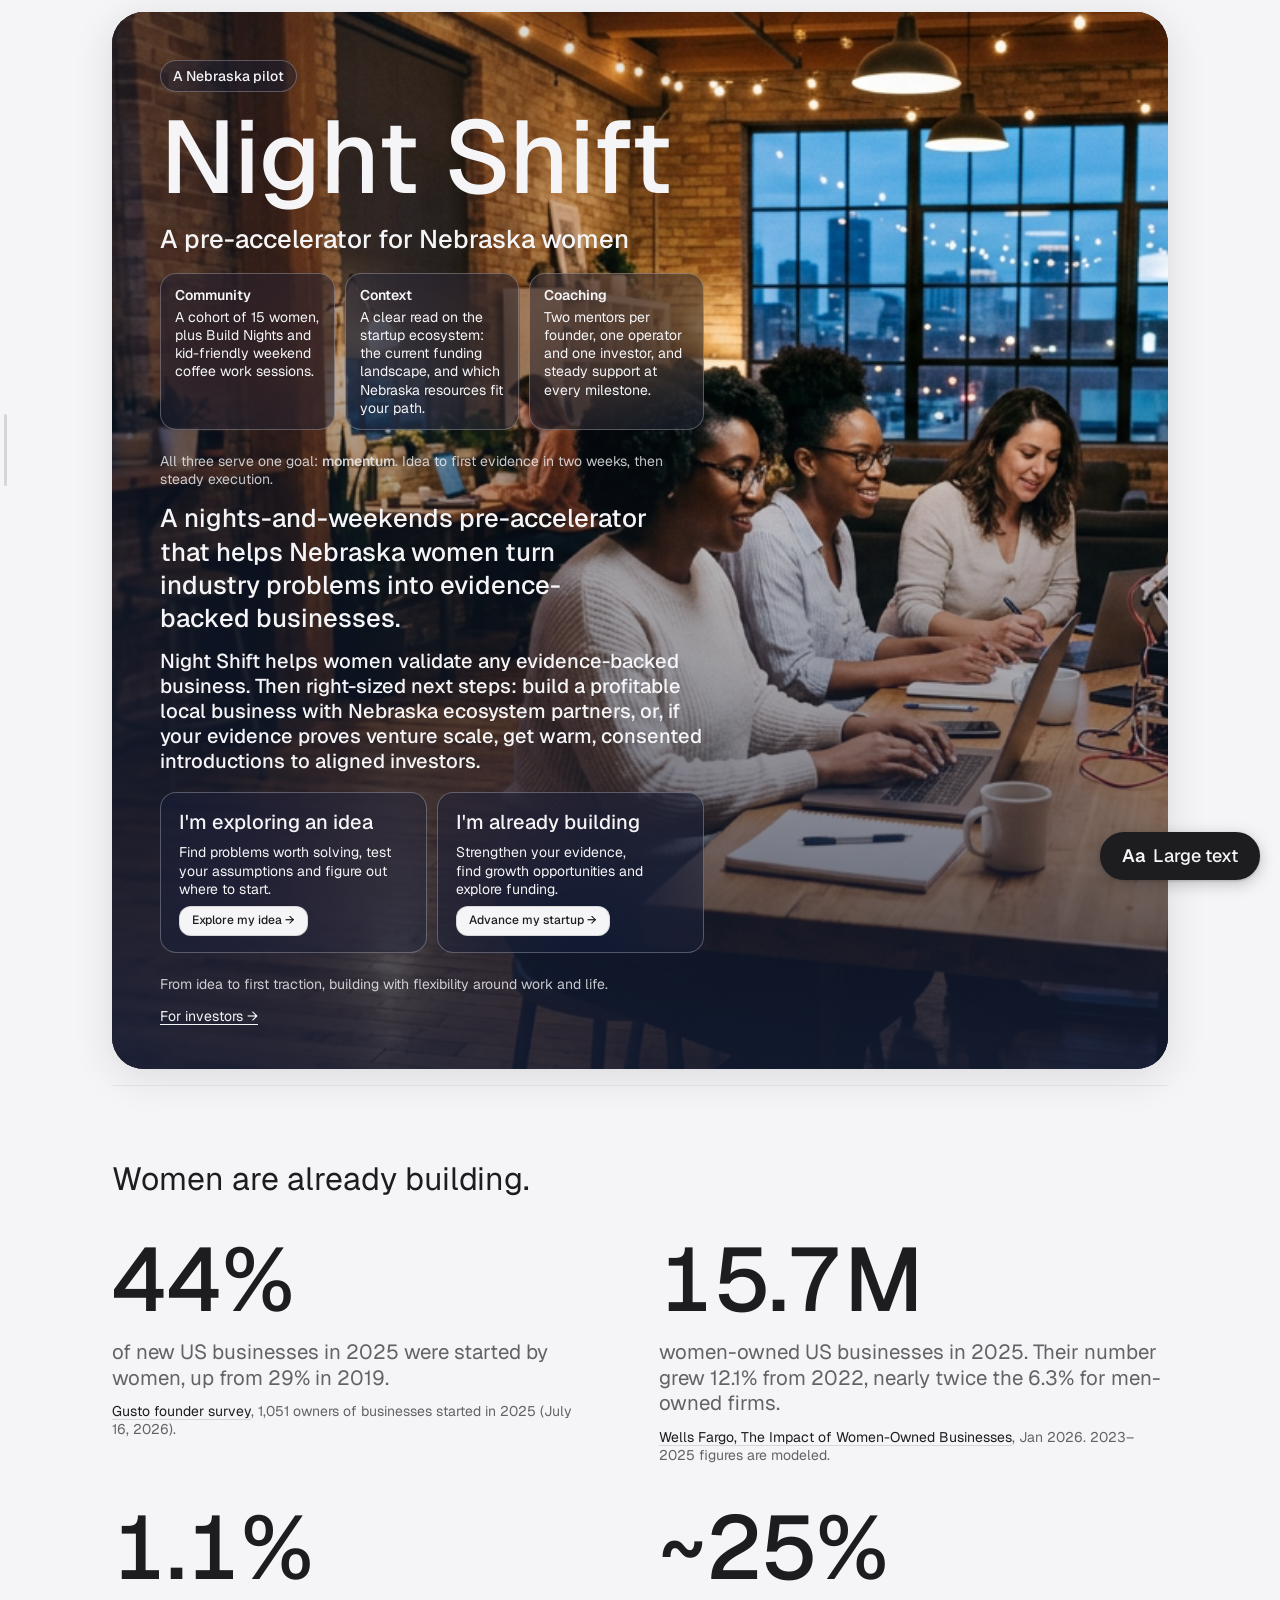
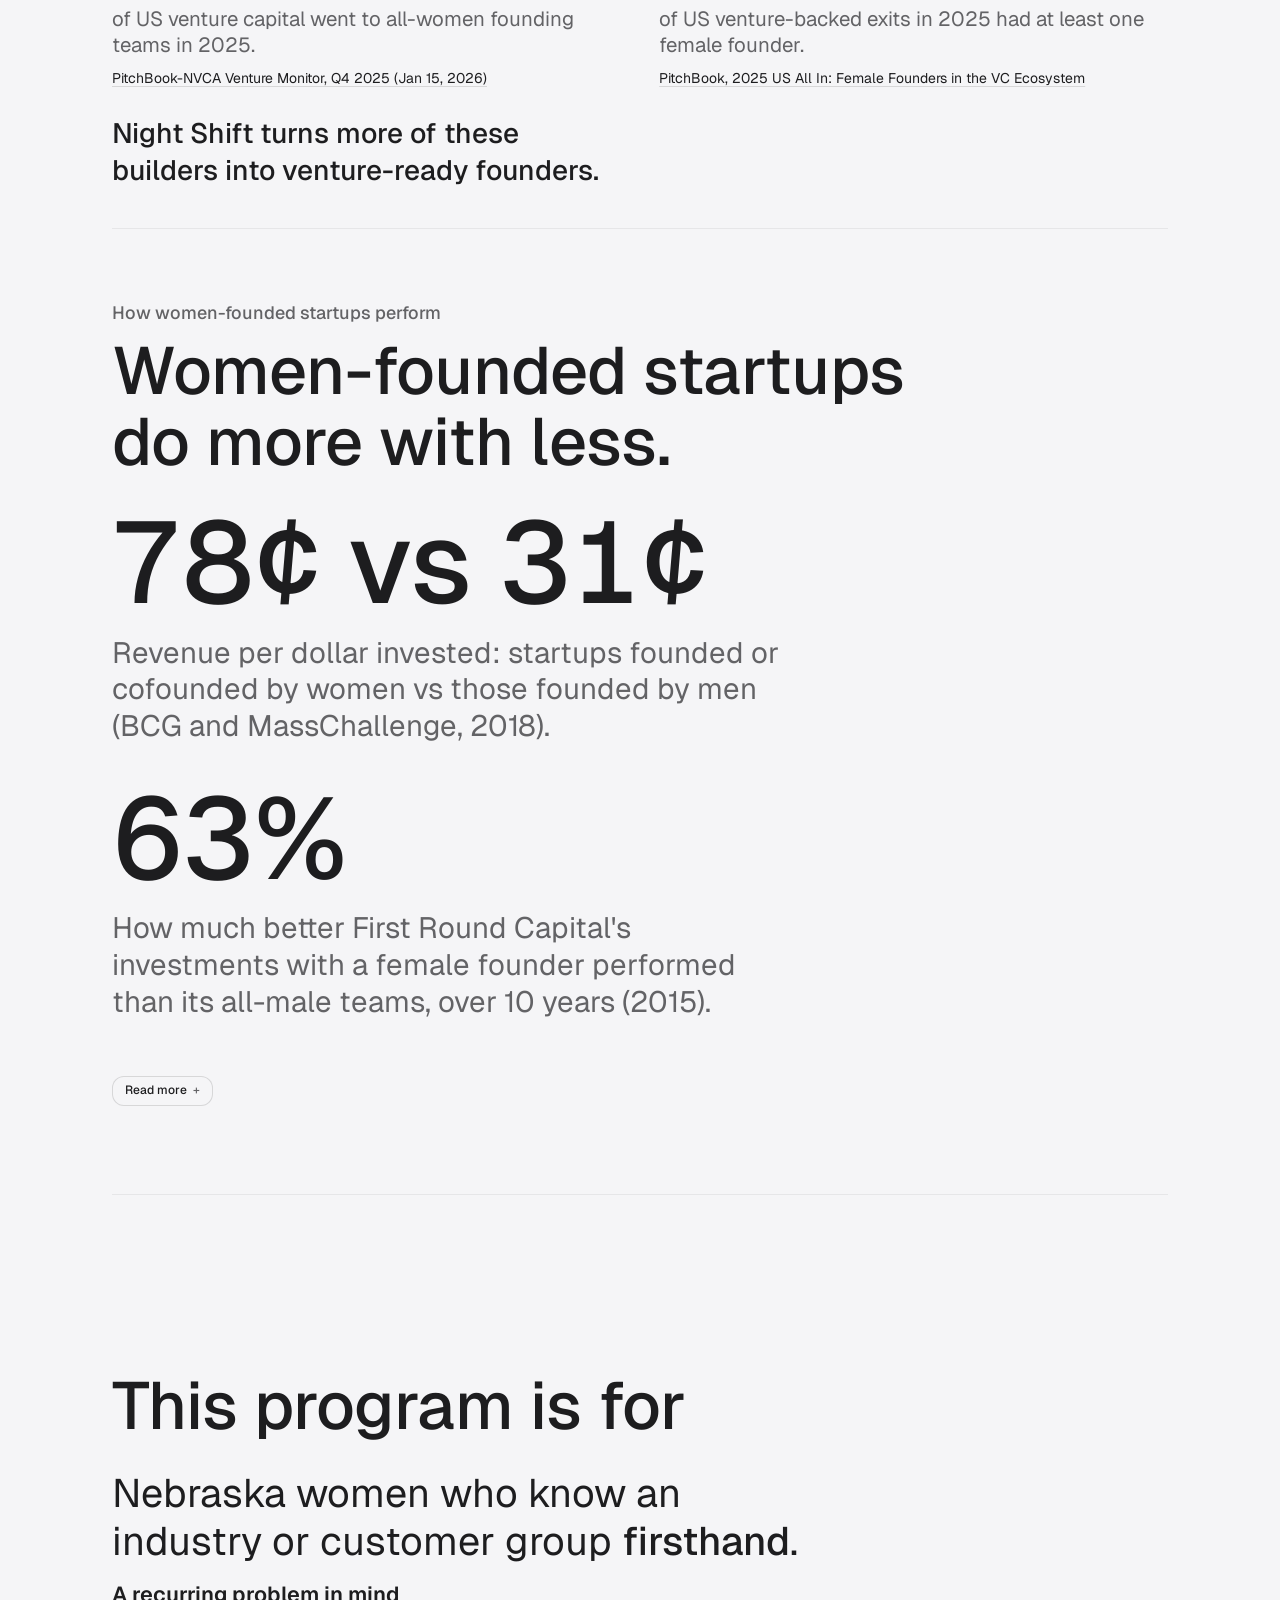
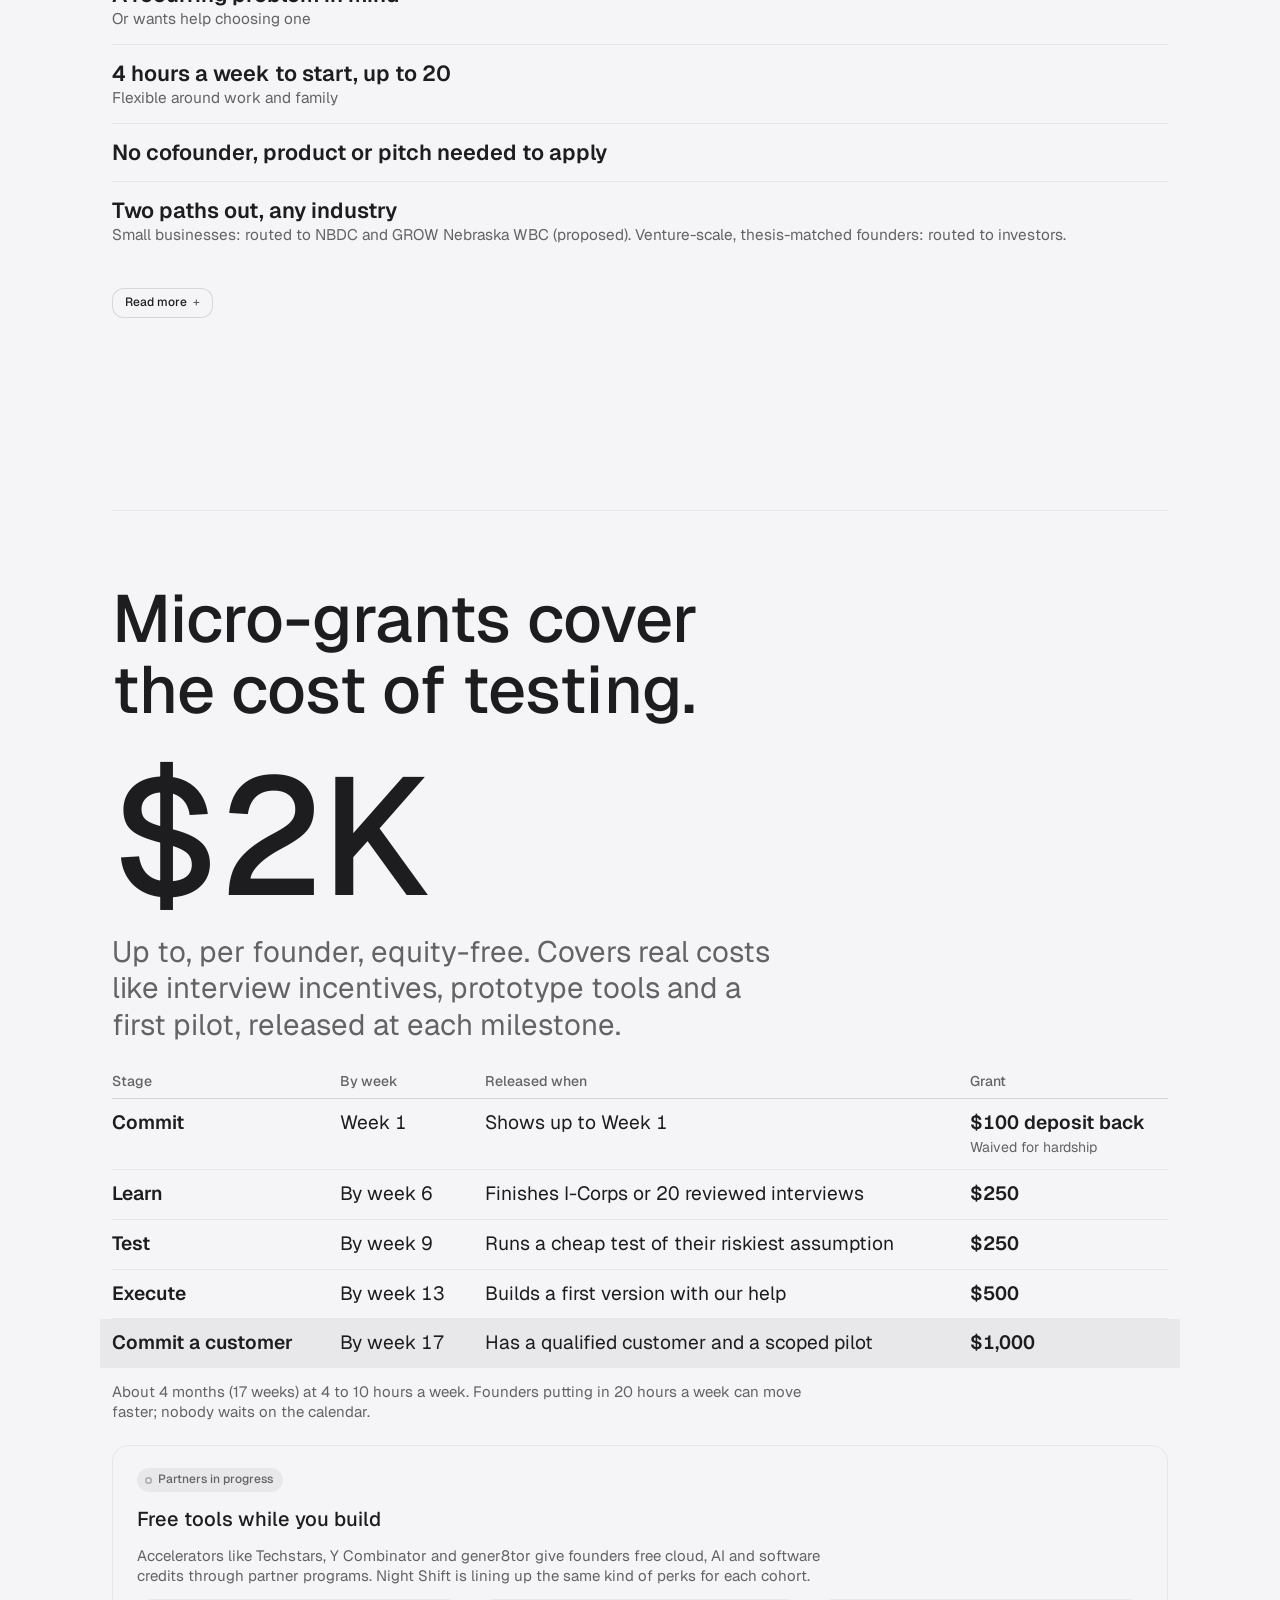
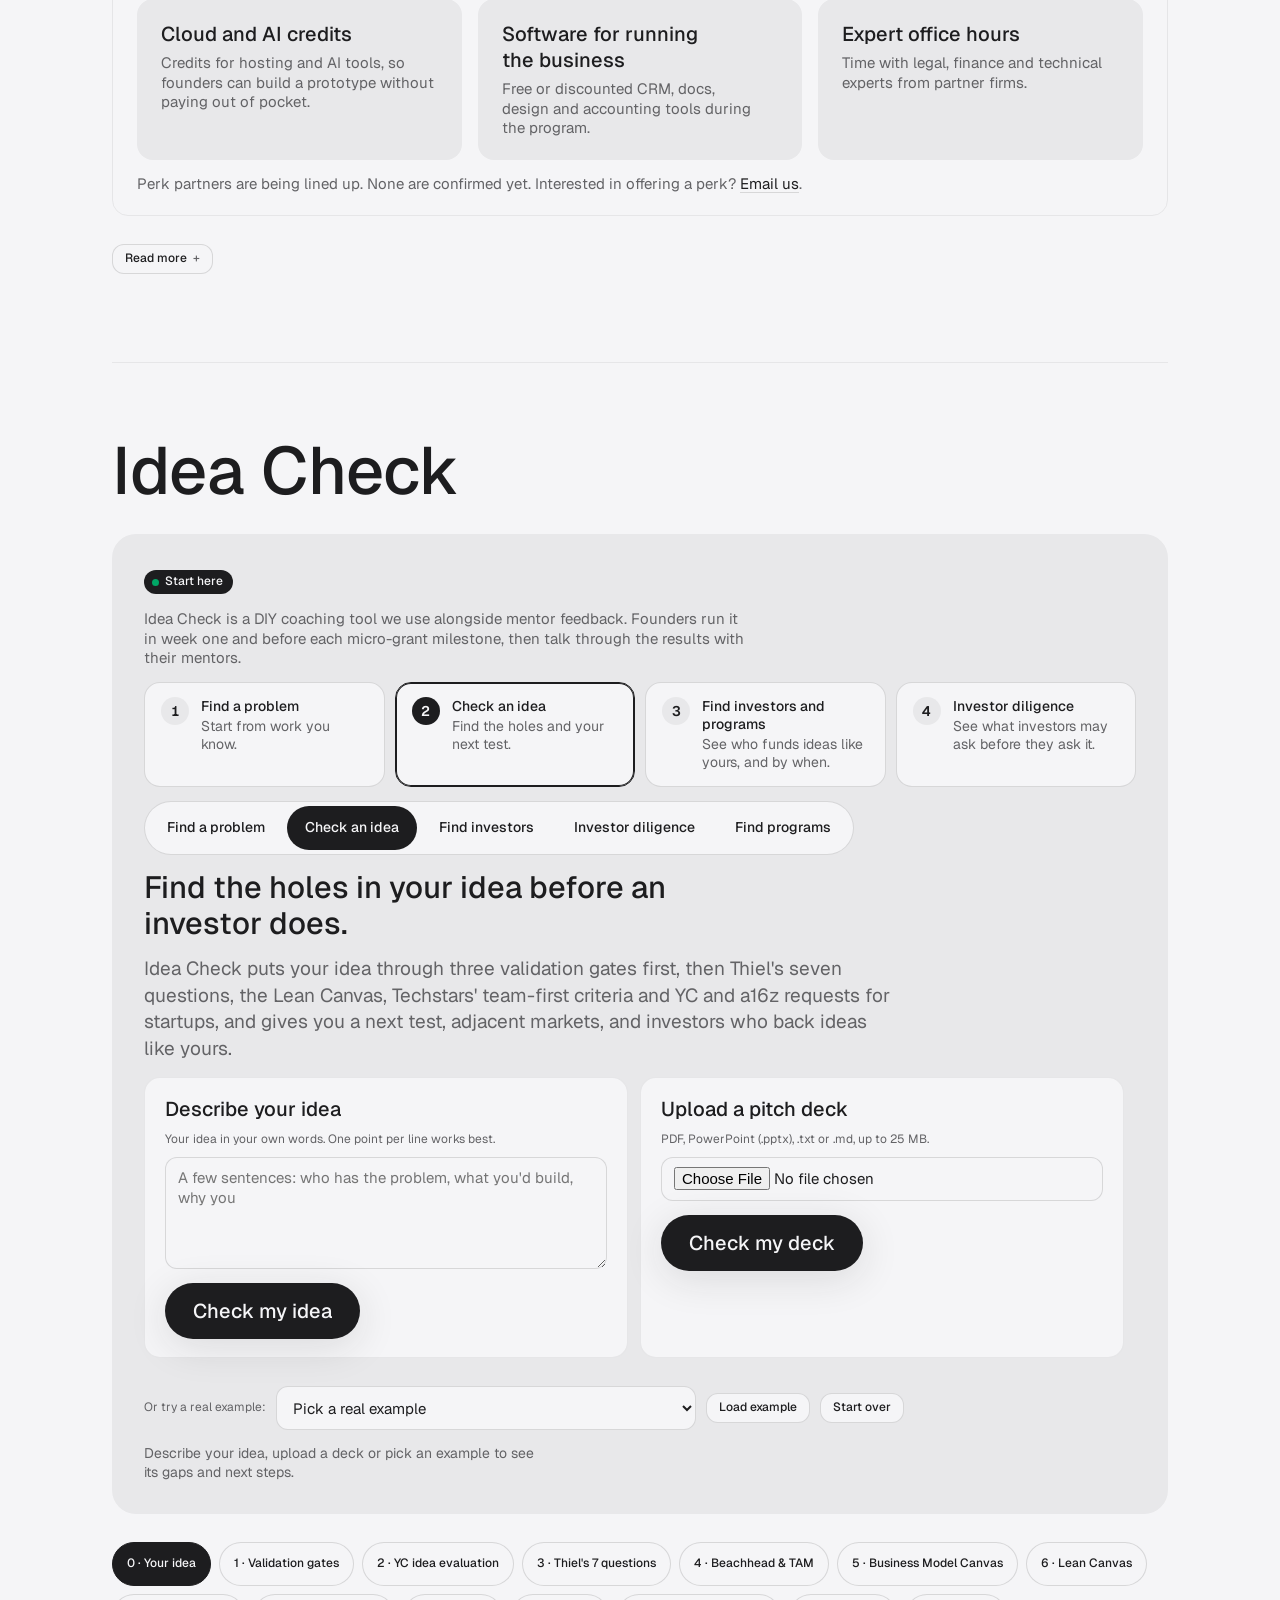
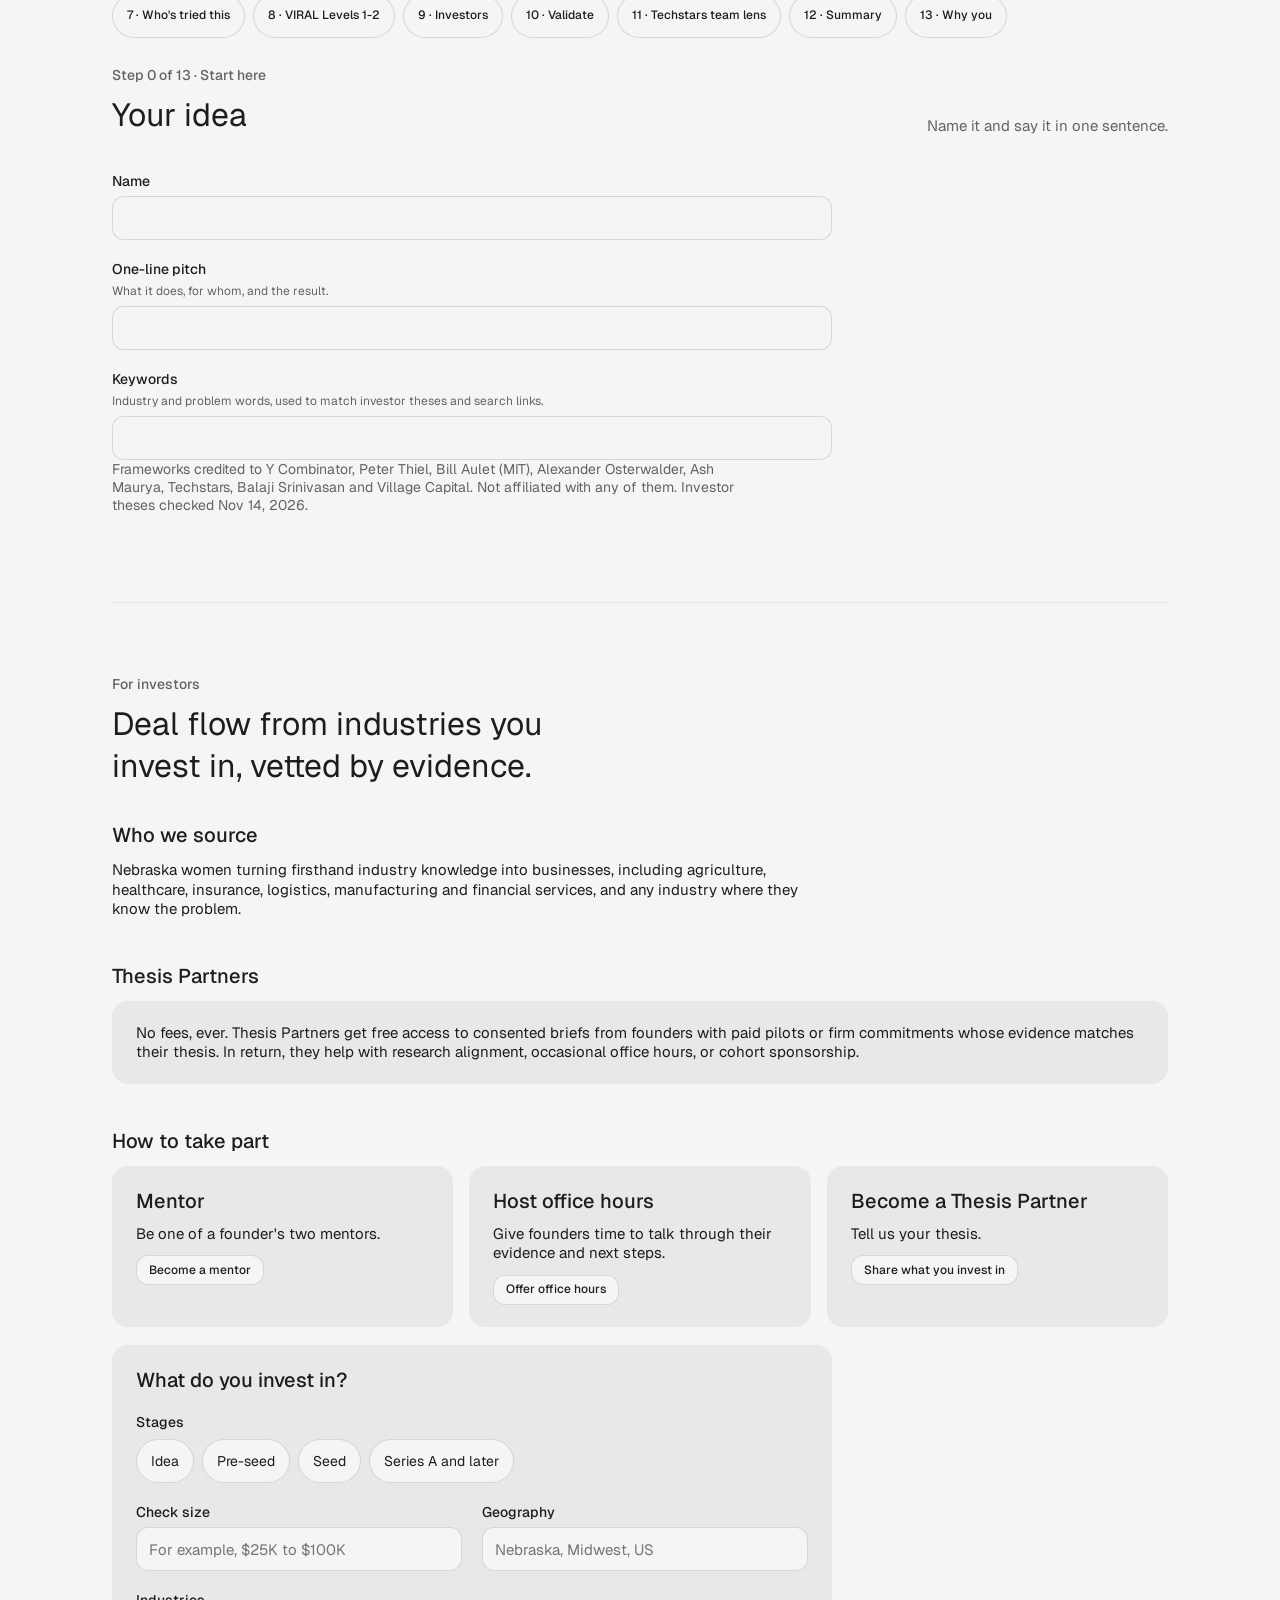
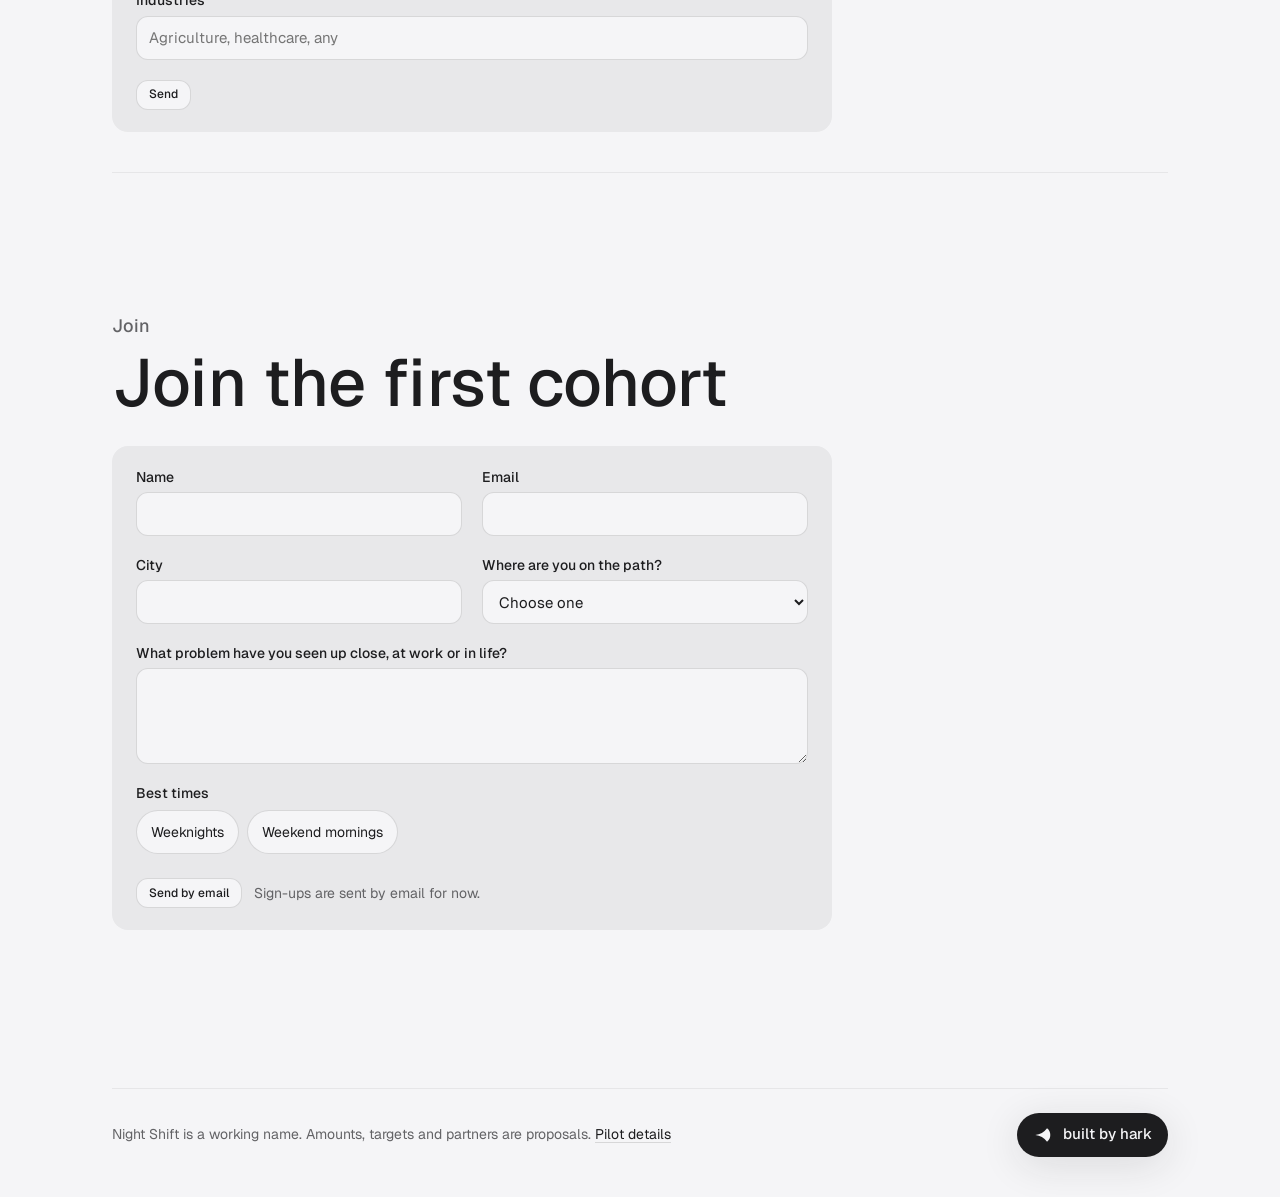
<file: index.html>
<!doctype html>
<html lang="en">
  <head>
    <meta charset="utf-8" />
    <meta name="viewport" content="width=device-width, initial-scale=1" />
    <title>Night Shift</title>
    <link rel="preconnect" href="https://fonts.googleapis.com" />
    <link rel="preconnect" href="https://fonts.gstatic.com" crossorigin />
    <link
      rel="stylesheet"
      href="https://fonts.googleapis.com/css2?family=Geist:wght@400;500;600&family=Geist+Mono:wght@400&display=swap"
    />
    <link rel="stylesheet" href="hark.css" />
    <link rel="stylesheet" href="hark-hero.css" />
    <link rel="stylesheet" href="idea-check.css" />
    <style>
      /* Presenter stops: one full-height screen each, type sized for the back of a room. */
      .section.x-stop { min-height: 100vh; min-height: 100svh; display: flex; flex-direction: column; justify-content: center; scroll-margin-top: 0; padding-block: clamp(48px, 8vh, 96px); }
      .x-stop > .head { grid-template-columns: minmax(0, 1fr); margin-bottom: clamp(16px, 3vh, 32px); }
      .x-stop > .head .head__eyebrow { font: var(--weight-medium) clamp(15px, 1.4vw, 20px)/var(--lh) var(--sans); font-variant-numeric: tabular-nums; }
      .x-stop > .head h2 { font: var(--weight-medium) clamp(36px, 5.2vw, 72px)/1.08 var(--sans); max-width: 22ch; text-wrap: balance; }
      .x-big { font: var(--weight-medium) clamp(72px, 13vw, 168px)/1 var(--sans); font-variant-numeric: tabular-nums; }
      .x-big small { display: block; margin-top: 14px; max-width: 34ch; font: var(--weight-regular) clamp(20px, 2.3vw, 32px)/1.25 var(--sans); color: var(--text-secondary); }
      .x-figs { display: grid; gap: clamp(24px, 4vh, 44px); margin-bottom: clamp(16px, 3vh, 32px); }
      .x-figs .x-big { font-size: clamp(56px, 9vw, 128px); }
      .x-weeks { margin: 14px 0 0; max-width: 70ch; font: var(--type-body); color: var(--text-secondary); }
      html.present .x-weeks { font-size: 28px; line-height: 1.35; }
      .x-perks { display: grid; gap: 14px; margin-top: 24px; padding: 22px 24px; border: 1px solid var(--stroke-secondary); border-radius: var(--r-m); min-width: 0; }
      .x-perks > .chip { justify-self: start; }
      .x-perks > h3 { font: var(--type-heading); }
      .x-perks > p { max-width: 70ch; font: var(--type-body); color: var(--text-secondary); }
      .x-perks .cards h3 { margin-bottom: 6px; }
      .x-perks .cards p { font: var(--type-body); color: var(--text-secondary); }
      .x-perks .fineprint a { overflow-wrap: anywhere; }
      @media (max-width: 599px) { .x-perks { padding: 18px; } }
      html.present .main .x-perks > h3 { font-size: 44px; line-height: 1.15; }
      html.present .main .x-perks > p { font-size: 32px; line-height: 1.3; max-width: none; }
      html.present .main .x-perks > .chip { font-size: 22px; }
      html.present .main .x-perks .cards p { font-size: 30px; line-height: 1.3; }
      html.present .main .x-perks > p.fineprint { display: block; font-size: 24px; line-height: 1.35; }
      .x-line { font: var(--weight-regular) clamp(24px, 3.1vw, 44px)/1.22 var(--sans); max-width: 32ch; text-wrap: balance; }
      .x-line strong { font-weight: var(--weight-medium); }
      .x-stop > .table-wrap table { font-size: clamp(15px, 1.5vw, 21px); }
      .x-stop > .table-wrap thead th { font-size: clamp(12px, 1.1vw, 15px); }
      .x-stop > .table-wrap td small, .x-stop > .table-wrap th small { font-size: clamp(12px, 1.1vw, 15px); }
      .x-stop > .cards h3 { font-size: clamp(20px, 2vw, 28px); }
      .x-stop > .cards p { font-size: clamp(15px, 1.5vw, 21px); }
      .x-stop > .checklist .checklist__item { font-size: clamp(16px, 1.7vw, 24px); }
      .x-stop > .checklist .checklist__item small { font-size: clamp(13px, 1.2vw, 17px); }
      .x-stop > .steps h3 { font-size: clamp(20px, 2vw, 28px); }
      .x-stop > .steps p { font-size: clamp(15px, 1.5vw, 21px); }
      .x-stop > .x-subhead { font: var(--type-heading); margin: clamp(20px, 3vh, 32px) 0 14px; }
      .x-contact { font: var(--weight-regular) clamp(17px, 1.8vw, 24px)/1.4 var(--sans); }
      /* The hero is stop 1 and fills the first screen. */
      .x-hero { min-height: calc(100vh - 24px); min-height: calc(100svh - 24px); scroll-margin-top: 12px; }
      .x-hero h1 { font-size: clamp(48px, 8vw, 112px); line-height: 1; }
      .x-hero .hero__sub { font-size: clamp(18px, 2vw, 28px); max-width: 30ch; }
      .x-tag { font: var(--weight-medium) clamp(18px, 2vw, 26px)/1.25 var(--sans); }
      .x-three { list-style: none; margin: 4px 0 8px; padding: 0; display: grid; grid-template-columns: repeat(3, minmax(0, 1fr)); gap: 10px; max-width: 980px; }
      .x-three li { display: grid; align-content: start; gap: 4px; padding: 12px 14px; border-radius: var(--r-m); background: var(--hero-glass); border: 1px solid var(--hero-glass-stroke); -webkit-backdrop-filter: var(--hark-blur); backdrop-filter: var(--hark-blur); font: var(--type-small); color: var(--hero-text); }
      .x-three b { font: var(--type-label); font-weight: var(--weight-bold); }
      @media (max-width: 760px) { .x-three { grid-template-columns: minmax(0, 1fr); } }
      /* Hero: one line under the subhead, then two entry cards that open Idea Check */
      .x-tag.x-tag--line { font-size: clamp(16px, 1.6vw, 20px); max-width: 52ch; }
      .x-entry { display: grid; grid-template-columns: repeat(2, minmax(0, 1fr)); gap: 10px; max-width: 980px; margin: 4px 0 8px; }
      .x-entry > div { display: grid; align-content: start; gap: 8px; padding: 16px 18px; border-radius: var(--r-m); background: var(--hero-glass); border: 1px solid var(--hero-glass-stroke); -webkit-backdrop-filter: var(--hark-blur); backdrop-filter: var(--hark-blur); color: var(--hero-text); }
      .x-entry > div > * { margin: 0; }
      .x-entry h2 { font: var(--type-heading); }
      .x-entry p { font: var(--type-small); }
      .x-entry .btn { justify-self: start; }
      .x-hero .hero__meta a.link { color: var(--hero-text); text-decoration-color: currentColor; }
      @media (max-width: 760px) { .x-entry { grid-template-columns: minmax(0, 1fr); } }
      html.present .x-entry { max-width: none; }
      html.present .x-entry h2 { font-size: 32px; line-height: 1.2; }
      html.present .x-entry p { font-size: 24px; line-height: 1.3; }
      html.present .x-entry .btn { font-size: 24px; min-height: 56px; padding: 0 24px; }
      /* For investors */
      .x-inv-block { margin-top: clamp(28px, 4vw, 44px); }
      .x-inv-block > h3 { font: var(--type-heading); margin-bottom: 12px; }
      .x-inv-block > p { font: var(--type-body); max-width: 70ch; }
      .x-inv-block .x-ladder { max-width: 560px; }
      #inv-prefs { display: grid; grid-template-columns: repeat(2, minmax(0, 1fr)); gap: 20px; max-width: 720px; margin-top: 18px; padding: 22px 24px; border-radius: var(--r-m); background: var(--fill-tertiary); }
      #inv-prefs > h4 { grid-column: 1 / -1; font: var(--type-heading); margin: 0; }
      #inv-prefs .x-wide { grid-column: 1 / -1; }
      #inv-prefs .x-field { display: grid; gap: 6px; font: var(--type-label); min-width: 0; }
      #inv-prefs .x-field input { font: var(--type-body); color: var(--text-primary); background: var(--fill-primary-on); border: 1px solid var(--stroke-primary); border-radius: var(--r-s); padding: 10px 12px; min-height: var(--tap); width: 100%; }
      #inv-prefs fieldset { border: 0; margin: 0; padding: 0; min-width: 0; }
      #inv-prefs legend { font: var(--type-label); padding: 0; margin-bottom: 8px; }
      #inv-prefs .x-opts { display: flex; flex-wrap: wrap; gap: 8px; }
      #inv-prefs .x-opts label { position: relative; display: inline-flex; align-items: center; min-height: var(--tap); padding: 8px 14px; border-radius: var(--r-pill); border: 1px solid var(--stroke-primary); background: var(--fill-primary-on); font: var(--type-small); cursor: pointer; }
      #inv-prefs .x-opts label:hover { box-shadow: inset 0 0 0 100px var(--hover-wash); }
      #inv-prefs .x-opts input { position: absolute; opacity: 0; width: 1px; height: 1px; }
      #inv-prefs .x-opts label:has(input:checked) { background: var(--fill-primary); color: var(--text-primary-on); border-color: var(--fill-primary); }
      #inv-prefs .x-opts label:has(input:focus-visible) { outline: 2px solid var(--text-primary); outline-offset: 2px; }
      #inv-prefs .x-foot { display: flex; flex-wrap: wrap; align-items: center; gap: 12px; }
      #inv-prefs .x-foot .fineprint { margin: 0; }
      @media (max-width: 599px) { #inv-prefs { grid-template-columns: 1fr; padding: 18px; } }
      html.present .x-inv-block > h3 { font-size: 40px; line-height: 1.15; }
      html.present .x-inv-block > p { font-size: 32px; line-height: 1.3; max-width: none; }
      html.present #inv-prefs { max-width: 1100px; gap: 28px; padding: 32px 36px; }
      html.present #inv-prefs .x-field, html.present #inv-prefs legend { font-size: 28px; }
      html.present #inv-prefs .x-field input { font-size: 30px; min-height: 64px; }
      html.present #inv-prefs .x-opts label { font-size: 28px; min-height: 64px; padding: 10px 22px; }
      html.present #inv-prefs .btn { font-size: 28px; min-height: 64px; padding: 0 28px; }
      /* Read more */
      .x-more > summary { list-style: none; cursor: pointer; width: max-content; }
      .x-more > summary::-webkit-details-marker { display: none; }
      .x-more > summary::after { content: "+"; color: var(--text-secondary); }
      .x-more[open] > summary::after { content: "\2212"; }
      .x-more[open] .x-closed, .x-more:not([open]) .x-opened { display: none; }
      .x-more > .aside { margin-top: 14px; max-width: 78ch; display: grid; gap: 10px; font-size: var(--size-prose); }
      .x-more > .aside ul { margin: 0; padding-left: 20px; display: grid; gap: 6px; }
      /* Idea Check block inside stop 6 */
      .x-block { margin-top: clamp(32px, 5vh, 56px); }
      .x-stop > .head + #check.x-block { margin-top: 0; }
      .x-block > h3 { font: var(--type-heading); margin-bottom: 6px; }
      .x-block > .x-sub { font: var(--type-small); color: var(--text-secondary); margin-bottom: 18px; }
      .x-ic { display: grid; gap: 14px; padding: clamp(20px, 3vw, 32px); border-radius: var(--r-l); background: var(--fill-tertiary); margin-bottom: 28px; }
      .x-ic h3 { font: var(--weight-medium) clamp(26px, 3vw, 40px)/1.15 var(--sans); }
      .x-ic p { font: var(--weight-regular) clamp(17px, 1.7vw, 22px)/1.35 var(--sans); max-width: 44ch; }
      .x-ic .fineprint { font-size: var(--size-small); }
      .x-ic p.x-ic__dek { font: var(--weight-medium) clamp(22px, 2.4vw, 32px)/1.2 var(--sans); max-width: 30ch; }
      .x-ic p.x-ic__sub { font: var(--weight-regular) clamp(16px, 1.5vw, 19px)/1.4 var(--sans); color: var(--text-secondary); max-width: 60ch; }
      .x-ic .fineprint + .fineprint { margin-top: -10px; }
      .x-ic p.x-ic__intro { font: var(--type-body); color: var(--text-secondary); max-width: 60ch; }
      .x-cta { justify-self: start; display: inline-flex; align-items: center; justify-content: center; gap: 10px; min-height: 56px; padding: 0 28px; border: 0; border-radius: var(--r-pill); background: var(--fill-primary); color: var(--text-primary-on); font: var(--weight-medium) clamp(17px, 1.6vw, 20px)/1 var(--sans); cursor: pointer; box-shadow: var(--hark-shadow); transition: box-shadow var(--dur-quick) ease, transform var(--dur-quick) ease; }
      .x-cta:hover { box-shadow: var(--hark-shadow), inset 0 0 0 100px var(--hover-wash-primary-on); }
      .x-cta:active { transform: scale(0.98); }
      .x-cta:focus-visible { outline: 2px solid var(--text-primary); outline-offset: 3px; }
      button.btn { cursor: pointer; font: var(--type-tag); }
      /* More detail blocks */
      .x-detail > h3 { font: var(--type-heading); margin-bottom: 14px; }
      .x-detail + .x-detail { margin-top: clamp(40px, 5vw, 64px); }
      .x-act { margin-top: 12px; }
      /* Jump bar: a hover strip on the left edge reveals the nine stops. */
      .x-jumpzone { position: fixed; inset-block: 0; left: 0; width: 28px; z-index: 30; display: flex; align-items: center; }
      .x-jumpzone::before { content: ""; position: absolute; left: 4px; top: 50%; width: 3px; height: 72px; margin-top: -36px; border-radius: var(--r-pill); background: var(--stroke-primary); transition: opacity var(--dur-quick) ease; }
      .x-jump { position: absolute; left: 10px; top: 50%; transform: translate(-16px, -50%); opacity: 0; visibility: hidden; padding: 6px; border-radius: var(--r-l); box-shadow: var(--hark-shadow); transition: opacity var(--dur-quick) var(--ease-out), transform var(--dur-quick) var(--ease-out), visibility 0s linear var(--dur-quick); }
      .x-jumpzone:hover .x-jump, .x-jumpzone:focus-within .x-jump { opacity: 1; visibility: visible; transform: translate(0, -50%); transition-delay: 0s; }
      .x-jumpzone:hover::before, .x-jumpzone:focus-within::before { opacity: 0; }
      .x-jump ol { list-style: none; margin: 0; padding: 0; display: grid; gap: 2px; }
      .x-jump a { display: flex; align-items: center; gap: 12px; min-height: var(--tap); padding: 0 16px 0 10px; border-radius: var(--r-pill); color: var(--text-secondary-on); font: var(--type-label); text-decoration: none; white-space: nowrap; }
      .x-jump a b { width: 22px; text-align: right; font-weight: var(--weight-regular); font-variant-numeric: tabular-nums; }
      .x-jump a:hover { color: var(--text-primary-on); background: var(--hover-wash-primary-on); }
      .x-jump a[aria-current="true"] { background: var(--fill-primary-on); color: var(--text-primary); }
      .x-jump a:focus-visible { outline: 2px solid var(--fill-primary-on); outline-offset: -2px; }
      .x-jump p { padding: 8px 12px 4px; font: var(--type-caption); color: var(--text-secondary-on); }
      @media (hover: none) { .x-jumpzone { display: none; } }
      @media print { .x-jumpzone { display: none; } .section.x-stop { min-height: 0; } }
      /* Presentation mode: an optional large-text switch for a projector. Standard sizes stay above. */
      .x-present { position: fixed; top: auto; left: auto; bottom: 20px; right: 20px; z-index: 1000; display: inline-flex !important; visibility: visible; align-items: center; gap: 8px; min-height: 48px; padding: 0 20px; border: 2px solid var(--fill-primary); border-radius: var(--r-pill); background: var(--fill-primary); color: var(--text-primary-on); font-family: var(--sans); font-size: 18px; font-weight: var(--weight-medium); line-height: 1.2; white-space: nowrap; box-shadow: 0 4px 16px rgba(0, 0, 0, 0.22), 0 1px 3px rgba(0, 0, 0, 0.18); cursor: pointer; transition: box-shadow var(--dur-quick) ease, transform var(--dur-quick) ease, border-color var(--dur-quick) ease; }
      .x-present b { font-weight: var(--weight-bold); }
      .x-present:hover { box-shadow: 0 6px 22px rgba(0, 0, 0, 0.3), 0 1px 3px rgba(0, 0, 0, 0.2); transform: translateY(-1px); }
      .x-present[aria-pressed="true"] { background: var(--fill-primary); color: var(--text-primary-on); border-color: var(--fill-system-orange); box-shadow: 0 0 0 3px var(--fill-system-orange), 0 4px 16px rgba(0, 0, 0, 0.22); }
      .x-present:focus-visible { outline: 2px solid var(--text-primary); outline-offset: 5px; }
      @media (max-width: 480px) { .x-present { bottom: 16px; right: 16px; } }
      @media print { .x-present { display: none; } }
      html.present .x-stop > .head .head__eyebrow { font-size: 28px; }
      html.present .x-stop > .head h2 { font-size: clamp(48px, 6.5vw, 96px); max-width: 20ch; }
      html.present .main .cards { grid-template-columns: repeat(auto-fit, minmax(min(100%, 520px), 1fr)); }
      html.present .main .cards h3, html.present .main .steps h3 { font-size: 40px; line-height: 1.15; }
      html.present .main .cards p, html.present .main .steps p { font-size: 36px; line-height: 1.3; }
      html.present .main .step { grid-template-columns: 112px minmax(0, 1fr); }
      html.present .main .step__pills li { font-size: 26px; }
      html.present .main .table-wrap table { font-size: 36px; line-height: 1.3; }
      html.present .main .table-wrap thead th { font-size: 26px; }
      html.present .main .table-wrap th, html.present .main .table-wrap td, html.present .main .table-wrap td.num { white-space: normal; overflow-wrap: anywhere; }
      html.present .main .table-wrap td small, html.present .main .table-wrap th small { font-size: 26px; line-height: 1.3; }
      html.present .main .checklist .checklist__item { font-size: 38px; line-height: 1.3; }
      html.present .main .checklist .checklist__item small { font-size: 28px; }
      html.present .x-contact { font-size: 36px; }
      html.present .x-ic p { font-size: 36px; }
      html.present .x-ic p.x-ic__dek { font-size: 44px; line-height: 1.15; }
      html.present .x-ic p.x-ic__sub { font-size: 26px; line-height: 1.35; max-width: 60ch; }
      html.present .x-ic p.x-ic__intro { font-size: 22px; line-height: 1.4; max-width: 60ch; }
      html.present .x-three { max-width: none; }
      html.present .x-three li { font-size: 24px; line-height: 1.3; }
      html.present .x-three b { font-size: 28px; }
      html.present .main .x-more, html.present .main .fineprint { display: none; }
      html.present .x-detail > h3, html.present .head__sub { font-size: 40px; line-height: 1.15; }
      html.present .page, html.present .main { overflow-x: clip; }
      /* Idea Check: Find a problem mode */
      .x-fp-only { display: contents; }
      .x-fp-only[hidden] { display: none; }
      .x-fp-switch { justify-self: start; display: inline-flex; flex-wrap: wrap; gap: 4px; padding: 4px; border-radius: var(--r-pill); background: var(--fill-primary-on); border: 1px solid var(--stroke-primary); }
      .x-fp-switch button { min-height: var(--tap); padding: 0 18px; border: 0; border-radius: var(--r-pill); background: transparent; color: var(--text-primary); font: var(--type-label); cursor: pointer; }
      .x-fp-switch button:hover { box-shadow: inset 0 0 0 100px var(--hover-wash); }
      .x-fp-switch button[aria-pressed="true"] { background: var(--fill-primary); color: var(--text-primary-on); }
      .x-fp-switch button:focus-visible { outline: 2px solid var(--text-primary); outline-offset: 2px; }
      .x-fp-prob { display: grid; gap: 16px; padding: 18px 20px; border-radius: var(--r-m); background: var(--fill-tertiary); }
      .x-fp-prob h3 { font: var(--type-heading); }
      .x-fp-grid { display: grid; grid-template-columns: repeat(2, minmax(0, 1fr)); gap: 16px; }
      @media (max-width: 760px) { .x-fp-grid { grid-template-columns: minmax(0, 1fr); } .x-fp-prob { padding: 16px; } }
      .x-fp-opts { display: flex; flex-wrap: wrap; gap: 8px; border: 0; margin: 0; padding: 0; min-width: 0; }
      .x-fp-opts legend { font: var(--type-label); padding: 0; margin-bottom: 8px; }
      .x-fp-opts label { position: relative; display: inline-flex; align-items: center; min-height: var(--tap); padding: 8px 14px; border-radius: var(--r-pill); border: 1px solid var(--stroke-primary); background: var(--fill-primary-on); font: var(--type-small); cursor: pointer; }
      .x-fp-opts label:hover { box-shadow: inset 0 0 0 100px var(--hover-wash); }
      .x-fp-opts input { position: absolute; opacity: 0; width: 1px; height: 1px; }
      .x-fp-opts label:has(input:checked) { background: var(--fill-primary); color: var(--text-primary-on); border-color: var(--fill-primary); }
      .x-fp-opts label:has(input:focus-visible) { outline: 2px solid var(--text-primary); outline-offset: 2px; }
      .x-fp-res > div { display: grid; align-content: start; gap: 10px; }
      .x-fp-res > div > * { margin: 0; }
      .x-fp-res .chip { justify-self: start; }
      .x-fp-res h4 { font: var(--type-label); color: var(--text-secondary); margin-top: 6px; }
      .x-fp-res li small { display: block; font: var(--type-caption); color: var(--text-secondary); }
      .x-fp-res .btn { justify-self: start; }
      html.present .x-fp-switch button { font-size: 24px; min-height: 56px; padding: 0 24px; }
      html.present .x-fp-res li, html.present .x-fp-res h4 { font-size: 28px; line-height: 1.3; }
      html.present .x-fp-res li small { font-size: 22px; }
      /* Find a problem: Kevin Ryan's trends, crush check and pitfalls */
      .x-fp-look { margin-bottom: 20px; max-width: 720px; }
      .x-fp-look ul { margin: 8px 0 0; padding-left: 1.2em; display: grid; gap: 4px; font: var(--type-small); }
      .x-fp-look .x-hint { margin: 0; }
      .x-fp-trow__head { display: flex; flex-wrap: wrap; justify-content: space-between; align-items: center; gap: 8px 12px; }
      .x-fp-trow__head h3 { margin: 0; }
      .x-fp-trow select.x-in { max-width: 320px; }
      .x-fp-crush { display: grid; gap: 8px; padding: 12px 14px; border-radius: var(--r-s); border: 1px solid var(--stroke-secondary); background: var(--fill-primary-on); }
      .x-fp-crush > * { margin: 0; }
      .x-fp-crush__row { display: flex; flex-wrap: wrap; align-items: center; gap: 8px 12px; font: var(--type-label); }
      .x-fp-res .x-fp-crush .btn { justify-self: auto; }
      .x-fp-pits { display: grid; gap: 14px; max-width: 720px; margin-top: 28px; padding: 18px 20px; border-radius: var(--r-m); background: var(--fill-tertiary); }
      .x-fp-pits > * { margin: 0; }
      .x-fp-pits h3 { font: var(--type-heading); }
      .x-fp-pits ul { list-style: none; margin: 0; padding: 0; display: grid; gap: 12px; }
      .x-fp-pit { display: flex; align-items: flex-start; gap: 12px; min-height: var(--tap); cursor: pointer; }
      .x-fp-pit input { flex: none; width: 20px; height: 20px; margin: 2px 0 0; accent-color: var(--fill-primary); }
      .x-fp-pit > span { display: grid; gap: 4px; min-width: 0; font: var(--type-small); }
      .x-fp-pit strong { font: var(--type-label); font-weight: var(--weight-medium); }
      .x-fp-pit .chip { justify-self: start; }
      .x-fp-pit q, .x-fp-pit em { color: var(--text-secondary); }
      @media (max-width: 760px) { .x-fp-pits { padding: 16px; } .x-fp-trow select.x-in { max-width: none; } }
      @media print { .x-fp-pits, .x-fp-crush { break-inside: avoid; } .x-fp-crush .btn { display: none; } }
      html.present .x-fp-look ul, html.present .x-fp-look .x-hint, html.present .x-fp-pit > span { font-size: 24px; line-height: 1.35; }
      html.present .x-fp-pit strong, html.present .x-fp-crush__row { font-size: 28px; line-height: 1.3; }
      html.present .x-fp-pits h3, html.present .x-fp-look h3 { font-size: 40px; line-height: 1.15; }
      html.present .x-fp-pits { max-width: none; padding: 28px 32px; }
      html.present .x-fp-pit input { width: 28px; height: 28px; }
      html.present .x-fp-trow select.x-in { max-width: none; }
      /* Idea Check: Investor diligence mode (diligence.js); choice pills reuse .x-inv-opts */
      .x-dd-only[hidden] { display: none !important; }
      .x-dd-out { display: grid; gap: 28px; }
      .x-dd-out > * { margin: 0; }
      .x-dd-total { font: var(--type-body); }
      .x-dd-secs { display: grid; gap: 20px; }
      .x-dd-sec, .x-dd-box { display: grid; gap: 14px; max-width: 900px; padding: 18px 20px; border-radius: var(--r-m); background: var(--fill-tertiary); }
      .x-dd-sec > *, .x-dd-box > * { margin: 0; }
      .x-dd-sec__head { display: flex; flex-wrap: wrap; align-items: center; gap: 8px 12px; }
      .x-dd-sec__head h3, .x-dd-box h3 { font: var(--type-heading); margin: 0; }
      .x-dd-count { margin-left: auto; font: var(--type-small); color: var(--text-secondary); font-variant-numeric: tabular-nums; }
      .x-dd-items { list-style: none; margin: 0; padding: 0; display: grid; gap: 0; }
      .x-dd-item { display: grid; gap: 8px; padding: 12px 0; border-top: 1px solid var(--stroke-secondary); }
      .x-dd-q { margin: 0; font: var(--type-label); }
      .x-dd-flag { margin-left: 4px; white-space: nowrap; }
      .x-dd-opts { gap: 6px; }
      .x-dd-opts label { padding: 6px 12px; }
      .x-dd-flags { border-top: 1px solid var(--stroke-secondary); padding-top: 12px; }
      .x-dd-flags summary { min-height: var(--tap); display: flex; align-items: center; font: var(--type-label); cursor: pointer; }
      .x-dd-flags ul, .x-dd-box ul { margin: 6px 0 0; padding-left: 1.2em; display: grid; gap: 4px; font: var(--type-small); }
      .x-dd-box h4 { font: var(--type-label); margin: 6px 0 0; }
      .x-dd-box h4 small { font: var(--type-caption); color: var(--text-secondary); margin-left: 6px; }
      .x-dd-box p { font: var(--type-small); }
      @media (max-width: 760px) { .x-dd-sec, .x-dd-box { padding: 16px; } .x-dd-count { margin-left: 0; flex-basis: 100%; } }
      @media print { .x-dd-sec, .x-dd-box { break-inside: avoid-page; } .x-dd-item { break-inside: avoid; } .x-dd-opts label:not(:has(input:checked)) { display: none; } }
      html.present .x-dd-sec, html.present .x-dd-box { max-width: none; padding: 28px 32px; }
      html.present .x-dd-sec__head h3, html.present .x-dd-box h3 { font-size: 40px; line-height: 1.15; }
      html.present .x-dd-q, html.present .x-dd-flags summary, html.present .x-dd-total, html.present .x-dd-box h4 { font-size: 28px; line-height: 1.3; }
      html.present .x-dd-count, html.present .x-dd-flags ul, html.present .x-dd-box ul, html.present .x-dd-box p, html.present .x-dd-box h4 small { font-size: 24px; line-height: 1.35; }
      html.present .x-dd-opts label { font-size: 22px; min-height: 52px; padding: 8px 18px; }
      html.present #dil-form .x-field label { font-size: 28px; }
      html.present #dil-form .x-field small { font-size: 22px; }
      html.present #dil-form .x-in { font-size: 24px; min-height: 56px; }
      html.present #dil-panel .btn { font-size: 24px; min-height: 56px; padding: 0 24px; }
      /* Idea Check: Find programs mode (programs-find.js); cards reuse the investor mode's .x-inv-* styles */
      .x-pg-only[hidden] { display: none !important; }
      .x-inv-res > .x-pg-closed { background: transparent; box-shadow: inset 0 0 0 1px var(--stroke-secondary); }
      .x-pg-closed h3, .x-pg-muted { color: var(--text-secondary); }
      .x-pg-lists { margin-bottom: 24px; }
      #acc-view[hidden], #prog-main[hidden] { display: none; }
      .x-acc-fields { display: grid; grid-template-columns: repeat(auto-fit, minmax(200px, 1fr)); gap: 16px; }
      .x-acc-fields .x-field label { font: var(--type-label); }
      .x-acc-table td.num, .x-acc-table th.num { text-align: right; }
      .x-acc-table .x-acc-ind { max-width: 32ch; color: var(--text-secondary); }
      html.present .x-acc-fields .x-field label { font-size: 28px; }
      html.present .x-acc-fields .x-in { font-size: 24px; min-height: 56px; }
      /* Founder interest form (restored), scoped so the Idea Check's own .x-form is untouched */
      #interest { display: grid; grid-template-columns: repeat(2, minmax(0, 1fr)); gap: 20px; max-width: 720px; padding: 22px 24px; border-radius: var(--r-m); background: var(--fill-tertiary); }
      #interest .x-wide { grid-column: 1 / -1; }
      #interest .x-field { display: grid; gap: 6px; font: var(--type-label); min-width: 0; }
      #interest .x-field input, #interest .x-field select, #interest .x-field textarea { font: var(--type-body); color: var(--text-primary); background: var(--fill-primary-on); border: 1px solid var(--stroke-primary); border-radius: var(--r-s); padding: 10px 12px; min-height: var(--tap); width: 100%; }
      #interest .x-field textarea { min-height: 96px; resize: vertical; }
      #interest fieldset { border: 0; margin: 0; padding: 0; min-width: 0; }
      #interest legend { font: var(--type-label); padding: 0; margin-bottom: 8px; }
      #interest .x-opts { clear: both; display: flex; flex-wrap: wrap; gap: 8px; }
      #interest .x-opts label { position: relative; display: inline-flex; align-items: center; min-height: var(--tap); padding: 8px 14px; border-radius: var(--r-pill); border: 1px solid var(--stroke-primary); background: var(--fill-primary-on); font: var(--type-small); cursor: pointer; transition: box-shadow var(--dur-quick) ease; }
      #interest .x-opts label:hover { box-shadow: inset 0 0 0 100px var(--hover-wash); }
      #interest .x-opts input { position: absolute; opacity: 0; width: 1px; height: 1px; }
      #interest .x-opts label:has(input:checked) { background: var(--fill-primary); color: var(--text-primary-on); border-color: var(--fill-primary); }
      #interest .x-opts label:has(input:focus-visible) { outline: 2px solid var(--text-primary); outline-offset: 2px; }
      #interest .x-quiz__foot { display: flex; flex-wrap: wrap; align-items: center; gap: 12px; margin-top: 4px; }
      #interest .x-quiz__foot .fineprint { margin: 0; }
      @media (max-width: 599px) { #interest { grid-template-columns: 1fr; padding: 18px; } }
      html.present #interest { max-width: 1100px; gap: 28px; padding: 32px 36px; }
      html.present #interest .x-field, html.present #interest legend { font-size: 28px; }
      html.present #interest .x-field input, html.present #interest .x-field select, html.present #interest .x-field textarea { font-size: 30px; min-height: 64px; padding: 12px 16px; }
      html.present #interest .x-field textarea { min-height: 140px; }
      html.present #interest .x-opts label { font-size: 28px; min-height: 64px; padding: 10px 22px; }
      html.present #interest .btn { font-size: 28px; min-height: 64px; padding: 0 28px; }
      #founder-form > .x-sub { font: var(--type-small); color: var(--text-secondary); margin-bottom: 18px; }
      html.present #founder-form > .x-sub { font-size: 32px; }
      @media (max-width: 599px) { html.present #interest { padding: 18px; } }
      /* Idea Check front door: "Start here" and the three-step path through the modes */
      .x-ic .x-start-chip { margin: 0; }
      .x-path { list-style: none; margin: 0; padding: 0; display: grid; grid-template-columns: repeat(auto-fit, minmax(min(100%, 210px), 1fr)); gap: 10px; max-width: 1080px; }
      .x-path li { display: flex; }
      .x-path button { flex: 1; display: flex; align-items: flex-start; gap: 12px; min-height: var(--tap); padding: 14px 16px; border: 1px solid var(--stroke-primary); border-radius: var(--r-m); background: var(--fill-primary-on); color: var(--text-secondary); font: var(--type-small); text-align: left; cursor: pointer; transition: box-shadow var(--dur-quick) ease, border-color var(--dur-quick) ease; }
      .x-path button:hover { box-shadow: inset 0 0 0 100px var(--hover-wash); }
      .x-path button:focus-visible { outline: 2px solid var(--text-primary); outline-offset: 2px; }
      .x-path b { flex: none; display: inline-grid; place-items: center; width: 28px; height: 28px; border-radius: var(--r-pill); background: var(--fill-tertiary); color: var(--text-primary); font: var(--type-label); font-weight: var(--weight-bold); font-variant-numeric: tabular-nums; }
      .x-path strong { display: block; margin-bottom: 2px; color: var(--text-primary); font: var(--type-label); font-weight: var(--weight-medium); }
      .x-path button[aria-current="true"] { border-color: var(--fill-primary); box-shadow: inset 0 0 0 1px var(--fill-primary); }
      .x-path button[aria-current="true"] b { background: var(--fill-primary); color: var(--text-primary-on); }
      @media (max-width: 760px) { .x-path { grid-template-columns: minmax(0, 1fr); } }
      html.present .x-path { max-width: none; }
      html.present .x-path button { font-size: 22px; line-height: 1.3; padding: 18px 20px; }
      html.present .x-path strong { font-size: 26px; }
      html.present .x-path b { width: 40px; height: 40px; font-size: 22px; }
      /* Check an idea: describe it, or upload a deck */
      .x-imp { display: grid; grid-template-columns: repeat(2, minmax(0, 1fr)); gap: 12px; max-width: 980px; margin-bottom: 14px; }
      .x-imp__opt { display: grid; align-content: start; gap: 10px; padding: 18px 20px; border-radius: var(--r-m); background: var(--fill-primary-on); border: 1px solid var(--stroke-secondary); }
      .x-ic .x-imp h3, .x-ic .x-imp__sum h3 { font: var(--type-heading); }
      .x-imp__opt textarea.x-in { min-height: 112px; }
      .x-imp__opt input[type="file"].x-in { padding: 9px 12px; cursor: pointer; }
      .x-imp__opt .x-cta { margin-top: 4px; }
      .x-ic #imp-msg { max-width: 980px; margin-bottom: 14px; font: var(--type-small); }
      .x-imp__sum { display: grid; gap: 12px; max-width: 980px; margin-bottom: 14px; padding: 18px 20px; border-radius: var(--r-m); background: var(--fill-primary-on); scroll-margin-top: 24px; }
      .x-imp__sum[hidden] { display: none; }
      .x-ic .x-imp__sum p.x-hint { font: var(--type-small); color: var(--text-secondary); max-width: none; }
      .x-found { list-style: none; margin: 0; padding: 0; display: grid; grid-template-columns: repeat(auto-fill, minmax(190px, 1fr)); gap: 8px; }
      .x-found li { display: flex; align-items: center; justify-content: space-between; gap: 8px; padding: 8px 12px; border-radius: var(--r-s); background: var(--fill-tertiary); font: var(--type-small); }
      @media (max-width: 760px) { .x-imp { grid-template-columns: minmax(0, 1fr); } .x-imp__opt, .x-imp__sum { padding: 16px; } }
      html.present .x-imp { max-width: none; }
      html.present .x-ic .x-imp h3, html.present .x-ic .x-imp__sum h3 { font-size: 32px; line-height: 1.2; }
      html.present .x-imp .x-hint, html.present .x-ic .x-imp__sum p.x-hint { font-size: 22px; line-height: 1.35; }
      html.present .x-imp .x-in { font-size: 24px; }
      html.present .x-found li { font-size: 22px; }
      /* Find a problem: describe your experience, or upload a resume or research */
      .x-ic #fp-msg { max-width: 980px; font: var(--type-small); }
      .x-ic #fp-msg[data-ok] { border-color: var(--stroke-primary); }
      html.present .x-imp.x-fp-imp { grid-template-columns: repeat(auto-fit, minmax(min(100%, 560px), 1fr)); }
      html.present .x-ic #fp-msg { font-size: 22px; line-height: 1.35; max-width: none; }
      /* Find investors: Show matches is the panel's primary button (.x-cta) */
      .x-inv .x-inv-show { min-height: 52px; padding: 0 28px; }
      html.present .x-inv .x-inv-show { font-size: 26px; min-height: 64px; padding: 0 36px; }
      /* Find investors: optional stage follow-up questions (investor-find.js, #inv-more) */
      .x-inv-q { display: grid; gap: 20px; padding: 18px 20px; border-radius: var(--r-m); background: var(--fill-tertiary); }
      .x-inv-q > h3 { font: var(--type-heading); margin: 0; }
      .x-inv-q textarea.x-in { min-height: 0; }
      .x-inv-q .x-inv-opts legend .x-hint { font: var(--type-caption); color: var(--text-secondary); }
      .x-inv-share { display: flex; align-items: center; gap: 10px; min-height: var(--tap); font: var(--type-label); color: var(--text-primary); cursor: pointer; }
      .x-inv-share input { flex: none; width: 20px; height: 20px; margin: 0; accent-color: var(--fill-primary); }
      .x-inv-sharef { display: grid; gap: 16px; }
      .x-inv-sharef[hidden] { display: none; }
      .x-inv-who { display: grid; grid-template-columns: repeat(2, minmax(0, 1fr)); gap: 16px; }
      .x-inv-sharef .links, .x-inv-sharef .fineprint { margin: 0; }
      @media (max-width: 599px) { .x-inv-q { padding: 16px; } .x-inv-who { grid-template-columns: minmax(0, 1fr); } }
      html.present .x-inv-q > h3 { font-size: 40px; line-height: 1.15; }
      html.present .x-inv-q .x-field label, html.present .x-inv-sharef .x-field label, html.present .x-inv-share { font-size: 28px; line-height: 1.3; }
      html.present .x-inv-q .x-in, html.present .x-inv-sharef .x-in { font-size: 24px; }
      html.present .x-inv-share input { width: 28px; height: 28px; }
      html.present .x-inv .x-inv-q .fineprint, html.present .x-inv .x-inv-sharef .fineprint { display: block; font-size: 22px; line-height: 1.35; }
      /* Women are already building: four big stats in a 2×2 grid, stacking on phones */
      .x-figs.x-figs--three { grid-template-columns: repeat(2, minmax(0, 1fr)); gap: clamp(24px, 3vw, 40px); }
      .x-figs--three > div { display: grid; align-content: start; gap: 12px; min-width: 0; }
      .x-figs--three > div > * { margin: 0; }
      .x-figs.x-figs--three .x-big { font-size: clamp(56px, 7vw, 104px); }
      .x-figs--three .x-big small { font-size: clamp(17px, 1.6vw, 22px); max-width: none; }
      .x-figs--three .fineprint a { overflow-wrap: anywhere; }
      .x-builders-line { font: var(--weight-medium) clamp(20px, 2.2vw, 28px)/1.3 var(--sans); max-width: 40ch; text-wrap: balance; }
      @media (max-width: 760px) { .x-figs.x-figs--three { grid-template-columns: minmax(0, 1fr); } }
      html.present .x-figs--three .x-big small { font-size: 28px; line-height: 1.3; }
      html.present .x-builders-line { font-size: 36px; }
      /* Idea Check: research-backed markets (market-research.js) */
      .x-mr { display: grid; gap: 14px; margin-top: 28px; min-width: 0; }
      .x-mr[hidden] { display: none; }
      .x-mr > * { margin: 0; }
      .x-mr > h3 { font: var(--type-heading); }
      .x-mr > p:not(.fineprint):not(.x-hint) { font: var(--type-body); max-width: 70ch; }
      .x-mr-intro { font: var(--type-body); color: var(--text-secondary); max-width: 70ch; }
      .x-mr-grid { display: grid; grid-template-columns: repeat(auto-fill, minmax(min(100%, 340px), 1fr)); gap: 16px; }
      .x-mr-browse > summary { list-style: none; cursor: pointer; width: max-content; max-width: 100%; }
      .x-mr-browse > summary::-webkit-details-marker { display: none; }
      .x-mr-browse > summary::after { content: "+"; color: var(--text-secondary); }
      .x-mr-browse[open] > summary::after { content: "\2212"; }
      .x-mr-browse > .x-mr-grid { margin-top: 16px; }
      .x-mr-card { display: grid; align-content: start; gap: 10px; padding: 18px 20px; border-radius: var(--r-m); background: var(--fill-tertiary); min-width: 0; scroll-margin-top: 24px; }
      .x-mr-card > * { margin: 0; }
      .x-mr-card h3 { font: var(--type-heading); }
      .x-mr-card h4 { font: var(--type-label); color: var(--text-secondary); margin-top: 6px; }
      .x-mr-card p, .x-mr-card li { font: var(--type-small); }
      .x-mr-card p.x-mr-stat { font: var(--type-body); font-weight: var(--weight-medium); }
      .x-mr-card p.x-mr-meta { display: flex; flex-wrap: wrap; align-items: center; gap: 6px 10px; font: var(--type-caption); color: var(--text-secondary); }
      .x-mr-card ul, .x-mr-card ol { margin: 0; padding-left: 1.2em; display: grid; gap: 4px; }
      .x-mr-card ul.x-mr-chips { list-style: none; padding: 0; display: flex; flex-wrap: wrap; gap: 6px; }
      .x-mr-card li small { display: block; font: var(--type-caption); color: var(--text-secondary); }
      .x-mr-card a.link { overflow-wrap: anywhere; }
      .x-mr-card .btn { justify-self: start; }
      @media (max-width: 599px) { .x-mr-card { padding: 16px; } }
      @media print { .x-mr-card { break-inside: avoid; } }
      html.present .x-mr > h3, html.present .x-mr-card h3 { font-size: 36px; line-height: 1.15; }
      html.present .x-mr-intro, html.present .x-mr > p:not(.fineprint), html.present .x-mr-card p.x-mr-stat { font-size: 28px; line-height: 1.3; }
      html.present .x-mr-card p, html.present .x-mr-card li, html.present .x-mr-card h4 { font-size: 24px; line-height: 1.35; }
      html.present .x-mr-grid { grid-template-columns: repeat(auto-fill, minmax(min(100%, 560px), 1fr)); }
    </style>
  </head>
  <body>
    <button type="button" class="x-present" id="x-present" aria-pressed="false" title="Large text (P)"><b aria-hidden="true">Aa</b><span>Large text</span></button>
    <div class="x-jumpzone">
      <nav class="x-jump glass" aria-label="Sections">
        <ol>
          <li><a href="#s1"><b>1</b>Night Shift</a></li>
          <li><a href="#s3"><b>2</b>Women-founded startups</a></li>
          <li><a href="#s4"><b>3</b>This program is for</a></li>
          <li><a href="#s6"><b>4</b>Micro-grants</a></li>
          <li><a href="#s7"><b>5</b>Idea Check</a></li>
          <li><a href="#investors"><b aria-hidden="true">·</b>Investors</a></li>
          <li><a href="#s10"><b>6</b>Join</a></li>
          <li><a href="pilot.html"><b aria-hidden="true">·</b>Pilot details</a></li>
        </ol>
      </nav>
    </div>
    <div class="page" id="top">
      <main class="main">
        <!-- 1 -->
        <section class="hero x-hero" id="s1">
          <img class="hero__img" src="buildlab-hero.png" alt="Women at an evening build night in a brick coworking loft, laptops and a small robot arm on the table" />
          <div class="hero__copy">
            <p class="hero__eyebrow">A Nebraska pilot</p>
            <h1>Night Shift</h1>
            <p class="x-tag">A pre-accelerator for Nebraska women</p>
            <ul class="x-three" aria-label="What founders get">
              <li><b>Community</b>A cohort of 15 women, plus Build Nights and kid-friendly weekend coffee work sessions.</li>
              <li><b>Context</b>A clear read on the startup ecosystem: the current funding landscape, and which Nebraska resources fit your path.</li>
              <li><b>Coaching</b>Two mentors per founder, one operator and one investor, and steady support at every milestone.</li>
            </ul>
            <p class="hero__meta">All three serve one goal: <strong>momentum</strong>. Idea to first evidence in two weeks, then steady execution.</p>
            <p class="hero__sub">A nights-and-weekends pre-accelerator that helps Nebraska women turn industry problems into evidence-backed businesses.</p>
            <p class="x-tag x-tag--line">Night Shift helps women validate any evidence-backed business. Then right-sized next steps: build a profitable local business with Nebraska ecosystem partners, or, if your evidence proves venture scale, get warm, consented introductions to aligned investors.</p>
            <div class="x-entry">
              <div>
                <h2>I'm exploring an idea</h2>
                <p>Find problems worth solving, test your assumptions and figure out where to start.</p>
                <button type="button" class="btn" data-hero-mode="find">Explore my idea →</button>
              </div>
              <div>
                <h2>I'm already building</h2>
                <p>Strengthen your evidence, find growth opportunities and explore funding.</p>
                <button type="button" class="btn" data-hero-mode="check">Advance my startup →</button>
              </div>
            </div>
            <p class="hero__meta">From idea to first traction, building with flexibility around work and life.</p>
            <p class="hero__meta"><a class="link" href="#investors">For investors →</a></p>
          </div>
        </section>

        <section class="section" id="builders">
          <div class="head">
            <h2>Women are already building.</h2>
          </div>
          <div class="x-figs x-figs--three">
            <div>
              <p class="x-big">44%<small>of new US businesses in 2025 were started by women, up from 29% in 2019.</small></p>
              <p class="fineprint"><a class="link" href="https://gusto.com/resources/gusto-insights/women-entrepreneurship-2026" target="_blank" rel="noopener">Gusto founder survey</a>, 1,051 owners of businesses started in 2025 (July 16, 2026).</p>
            </div>
            <div>
              <p class="x-big">15.7M<small>women-owned US businesses in 2025. Their number grew 12.1% from 2022, nearly twice the 6.3% for men-owned firms.</small></p>
              <p class="fineprint"><a class="link" href="https://smallbusinessresources.wf.com/wp-content/uploads/2026/01/IWOB-2026-Report_Concept_Concept-17_Final.pdf" target="_blank" rel="noopener">Wells Fargo, The Impact of Women-Owned Businesses</a>, Jan 2026. 2023–2025 figures are modeled.</p>
            </div>
            <div>
              <p class="x-big">1.1%<small>of US venture capital went to all-women founding teams in 2025.</small></p>
              <p class="fineprint"><a class="link" href="https://nvca.org/wp-content/uploads/2026/01/q4-2025-pitchbook-nvca-venture-monitor.pdf" target="_blank" rel="noopener">PitchBook-NVCA Venture Monitor, Q4 2025 (Jan 15, 2026)</a></p>
            </div>
            <div>
              <p class="x-big">~25%<small>of US venture-backed exits in 2025 had at least one female founder.</small></p>
              <p class="fineprint"><a class="link" href="https://pitchbook.com/news/reports/2025-us-all-in-female-founders-in-the-vc-ecosystem" target="_blank" rel="noopener">PitchBook, 2025 US All In: Female Founders in the VC Ecosystem</a></p>
            </div>
          </div>
          <p class="x-builders-line">Night Shift turns more of these builders into venture-ready founders.</p>
        </section>

        <!-- 2 -->
        <section class="section x-stop" id="s3">
          <div class="head">
            <p class="head__eyebrow">How women-founded startups perform</p>
            <h2>Women-founded startups do more with less.</h2>
          </div>
          <div class="x-figs">
            <p class="x-big">78¢ vs 31¢<small>Revenue per dollar invested: startups founded or cofounded by women vs those founded by men (BCG and MassChallenge, 2018).</small></p>
            <p class="x-big">63%<small>How much better First Round Capital's investments with a female founder performed than its all-male teams, over 10 years (2015).</small></p>
          </div>
          <details class="x-more">
            <summary class="btn"><span class="x-closed">Read more</span><span class="x-opened">Show less</span></summary>
            <div class="aside">
              <p>In BCG's MassChallenge data, women-founded startups raised $935,000 on average, less than half the $2.1 million raised by startups founded by men, yet earned 10% more revenue over five years ($730,000 vs. $662,000). In 2025, companies with at least one female founder were 25% of US venture-backed exits (PitchBook, March 2026).</p>
              <p>Some of Nebraska's best startup ideas are sitting inside someone's day job. Night Shift helps women test theirs and start building, without quitting their day (or night) job.</p>
              <p class="fineprint">BCG, 'Why Women-Owned Startups Are a Better Bet,' June 6, 2018; First Round Capital, 10 Year Project, 2015 (value growth from First Round's investment to exit or 2014 fair value, Uber excluded); PitchBook, 2025 US All In: Female Founders in the VC Ecosystem.</p>
            </div>
          </details>
        </section>

        <!-- 4 -->
        <section class="section x-stop" id="s4">
          <div class="head">
            <h2>This program is for</h2>
          </div>
          <p class="x-line">Nebraska women who know an industry or customer group <strong>firsthand</strong>.</p>
          <ul class="checklist">
            <li><span class="checklist__item">A recurring problem in mind <small>Or wants help choosing one</small></span></li>
            <li><span class="checklist__item">4 hours a week to start, up to 20 <small>Flexible around work and family</small></span></li>
            <li><span class="checklist__item">No cofounder, product or pitch needed to apply</span></li>
            <li><span class="checklist__item">Two paths out, any industry <small>Small businesses: routed to NBDC and GROW Nebraska WBC (proposed). Venture-scale, thesis-matched founders: routed to investors.</small></span></li>
          </ul>
          <details class="x-more">
            <summary class="btn"><span class="x-closed">Read more</span><span class="x-opened">Show less</span></summary>
            <div class="aside">
              <ul>
                <li><strong>Admission:</strong> a short application plus a 15-minute commitment conversation.</li>
                <li><strong>Time:</strong> start at 4 hours a week, scaling to 10, or 20 for founders going all in.</li>
                <li>Best for founders ready to build a business.</li>
              </ul>
            </div>
          </details>
        </section>

        <!-- 6 -->
        <section class="section x-stop" id="s6">
          <div class="head">
            <h2>Micro-grants cover the cost of testing.</h2>
          </div>
          <p class="x-big">$2K<small>Up to, per founder, equity-free. Covers real costs like interview incentives, prototype tools and a first pilot, released at each milestone.</small></p>
          <div class="table-wrap">
            <table>
              <thead>
                <tr><th scope="col">Stage</th><th scope="col">By week</th><th scope="col">Released when</th><th scope="col">Grant</th></tr>
              </thead>
              <tbody>
                <tr><th scope="row">Commit</th><td>Week 1</td><td>Shows up to Week 1</td><td class="num">$100 deposit back <small>Waived for hardship</small></td></tr>
                <tr><th scope="row">Learn</th><td>By week 6</td><td>Finishes I-Corps or 20 reviewed interviews</td><td class="num">$250</td></tr>
                <tr><th scope="row">Test</th><td>By week 9</td><td>Runs a cheap test of their riskiest assumption</td><td class="num">$250</td></tr>
                <tr><th scope="row">Execute</th><td>By week 13</td><td>Builds a first version with our help</td><td class="num">$500</td></tr>
                <tr class="is-highlight"><th scope="row">Commit a customer</th><td>By week 17</td><td>Has a qualified customer and a scoped pilot</td><td class="num">$1,000</td></tr>
              </tbody>
            </table>
          </div>
          <p class="x-weeks">About 4 months (17 weeks) at 4 to 10 hours a week. Founders putting in 20 hours a week can move faster; nobody waits on the calendar.</p>
          <div class="x-perks">
            <span class="chip">Partners in progress</span>
            <h3>Free tools while you build</h3>
            <p>Accelerators like Techstars, Y Combinator and gener8tor give founders free cloud, AI and software credits through partner programs. Night Shift is lining up the same kind of perks for each cohort.</p>
            <div class="cards">
              <div><h3>Cloud and AI credits</h3><p>Credits for hosting and AI tools, so founders can build a prototype without paying out of pocket.</p></div>
              <div><h3>Software for running the business</h3><p>Free or discounted CRM, docs, design and accounting tools during the program.</p></div>
              <div><h3>Expert office hours</h3><p>Time with legal, finance and technical experts from partner firms.</p></div>
            </div>
            <p class="fineprint">Perk partners are being lined up. None are confirmed yet. Interested in offering a perk? <a class="link" href="mailto:?subject=Night%20Shift%3A%20Perk%20partner">Email us</a>.</p>
          </div>
          <details class="x-more">
            <summary class="btn"><span class="x-closed">Read more</span><span class="x-opened">Show less</span></summary>
            <div class="aside">
              <ul>
                <li>Founders in an I-Corps cohort reach Learn when I-Corps ends, then keep the same order.</li>
                <li>Each admitted founder has up to $2,000 set aside from day one.</li>
                <li>Two mentors review monthly against a published rubric. Unused funds are reassigned at review dates set before recruiting starts.</li>
                <li>Test and Execute grants are paid up front against a plan, so founders don't pay out of pocket. Later grants follow evidence.</li>
                <li>They pay for interview gift cards and travel, time and data during discovery, prototype tools and hosting, and pilot costs.</li>
              </ul>
            </div>
          </details>
        </section>

        <!-- 7 -->
        <section class="section x-stop" id="s7">
          <div class="head">
            <h2>Idea Check</h2>
          </div>

          <div class="x-block" id="check">
            <div class="x-ic">
              <p class="x-start-chip"><span class="chip chip--solid">Start here</span></p>
              <p class="x-ic__intro">Idea Check is a DIY coaching tool we use alongside mentor feedback. Founders run it in week one and before each micro-grant milestone, then talk through the results with their mentors.</p>
              <ol class="x-path x-noprint" aria-label="How the modes fit together">
                <li><button type="button" data-start-mode="find"><b>1</b><span><strong>Find a problem</strong>Start from work you know.</span></button></li>
                <li><button type="button" data-start-mode="check"><b>2</b><span><strong>Check an idea</strong>Find the holes and your next test.</span></button></li>
                <li><button type="button" data-start-mode="investors"><b>3</b><span><strong>Find investors and programs</strong>See who funds ideas like yours, and by when.</span></button></li>
                <li><button type="button" data-start-mode="diligence"><b>4</b><span><strong>Investor diligence</strong>See what investors may ask before they ask it.</span></button></li>
              </ol>
              <div class="x-fp-switch" role="group" aria-label="Idea Check mode">
                <button type="button" id="x-mode-find" aria-pressed="false">Find a problem</button>
                <button type="button" id="x-mode-check" aria-pressed="true">Check an idea</button>
                <button type="button" data-mode="investors" aria-pressed="false">Find investors</button>
                <button type="button" id="x-mode-dil" data-mode="diligence" aria-pressed="false">Investor diligence</button>
                <button type="button" id="x-mode-prog" data-mode="programs" aria-pressed="false">Find programs</button>
              </div>
              <p class="x-ic__dek" data-fp-mode="find" hidden>Spot the startup ideas hiding in work you know.</p>
              <p class="x-ic__sub" data-fp-mode="find" hidden>Start from your experience or from research about a problem. You'll list the problems you've seen, what they cost and why now, then get an idea card for each, with the ones worth testing first flagged and the investor themes they overlap.</p>
              <p class="x-ic__dek" data-fp-mode="check">Find the holes in your idea before an investor does.</p>
              <p class="x-ic__sub" data-fp-mode="check">Idea Check puts your idea through three validation gates first, then Thiel's seven questions, the Lean Canvas, Techstars' team-first criteria and YC and a16z requests for startups, and gives you a next test, adjacent markets, and investors who back ideas like yours.</p>
              <div class="x-fp-only" data-fp-mode="check">
                <div class="x-imp x-noprint">
                  <div class="x-imp__opt">
                    <h3>Describe your idea</h3>
                    <label class="x-hint" for="imp-text">Your idea in your own words. One point per line works best.</label>
                    <textarea class="x-in" id="imp-text" placeholder="A few sentences: who has the problem, what you'd build, why you"></textarea>
                    <button type="button" class="x-cta" id="imp-text-go">Check my idea</button>
                  </div>
                  <div class="x-imp__opt">
                    <h3>Upload a pitch deck</h3>
                    <label class="x-hint" for="imp-file">PDF, PowerPoint (.pptx), .txt or .md, up to 25 MB.</label>
                    <input class="x-in" type="file" id="imp-file" accept=".pdf,.pptx,.txt,.md,application/pdf,application/vnd.openxmlformats-officedocument.presentationml.presentation,text/plain,text/markdown" />
                    <button type="button" class="x-cta" id="imp-file-go">Check my deck</button>
                  </div>
                </div>
                <p class="x-inv-warn" id="imp-msg" role="status" aria-live="polite" hidden></p>
                <div class="x-imp__sum" id="imp-sum" hidden></div>
                <div class="x-row x-noprint">
                  <label class="x-hint" for="ex-pick">Or try a real example:</label>
                  <select class="x-in" id="ex-pick" style="max-width:420px"><option value="">Pick a real example</option></select>
                  <button type="button" class="btn" id="load-ex">Load example</button>
                  <button type="button" class="btn" id="reset">Start over</button>
                </div>
              </div>
              <div class="x-fp-only" data-fp-mode="find" hidden>
                <div class="x-imp x-fp-imp x-noprint">
                  <div class="x-imp__opt">
                    <h3>Describe your experience</h3>
                    <label class="x-hint" for="fp-text">Your work in your own words: industries, roles, what you ran day to day, and what kept going wrong.</label>
                    <textarea class="x-in" id="fp-text" placeholder="Where you worked, what you did, what broke every week"></textarea>
                    <button type="button" class="x-cta" id="fp-text-go">Find problems in my experience</button>
                  </div>
                  <div class="x-imp__opt">
                    <h3>Upload your experience or research</h3>
                    <label class="x-hint" for="fp-file">A resume or LinkedIn PDF, or research about a problem: a paper, article, industry report or interview notes. PDF, .pptx, .txt or .md, up to 25 MB.</label>
                    <input class="x-in" type="file" id="fp-file" accept=".pdf,.pptx,.txt,.md,application/pdf,application/vnd.openxmlformats-officedocument.presentationml.presentation,text/plain,text/markdown" />
                    <button type="button" class="x-cta" id="fp-file-go">Find problems in this file</button>
                  </div>
                </div>
                <p class="x-inv-warn" id="fp-msg" role="status" aria-live="polite" hidden></p>
                <p class="x-ic__intro x-noprint">Your answers fill in the steps below. Edit anything before you see results.</p>
              </div>
              <div class="x-fp-only x-inv-only" data-fp-mode="investors" hidden>
                <p>Who might fund this, and when? A starting list of Nebraska, Midwest and women-focused investors, family offices and grants.</p>
                <p class="fineprint">Investor matching is for founders whose evidence points to venture scale. Founders building a small business are pointed to NBDC and GROW Nebraska WBC (proposed).</p>
              </div>
              <div class="x-fp-only" data-fp-mode="programs" hidden>
                <p>Fellowships, grants, accelerators and pitch competitions open to Nebraska founders, soonest deadline first.</p>
              </div>
              <p class="fineprint" id="fp-fine-default">Describe your idea, upload a deck or pick an example to see its gaps and next steps.</p>
              <p class="fineprint" data-fp-mode="find" hidden>Describe your experience or upload a resume or research to start, or fill in the steps.</p>
            </div>
            <div class="x-fp-only" data-fp-mode="check">
              <ol class="x-stepper" id="stepper" aria-label="Idea Check steps"></ol>
              <div id="stage"></div>
              <p class="fineprint">Frameworks credited to Y Combinator, Peter Thiel, Bill Aulet (MIT), Alexander Osterwalder, Ash Maurya, Techstars, Balaji Srinivasan and Village Capital. Not affiliated with any of them. Investor theses checked Nov 14, 2026.</p>
            </div>
            <div class="x-fp-only" data-fp-mode="find" hidden>
              <ol class="x-stepper" id="fp-stepper" aria-label="Find a problem steps"></ol>
              <div id="fp-stage"></div>
              <div class="x-mr x-noprint" id="mr-browse-wrap">
                <p class="x-mr-intro">Markets anyone can build for. What matters is the problem you know, not who the customer is.</p>
                <details class="x-mr-browse" id="mr-browse">
                  <summary class="btn">Browse research-backed markets</summary>
                  <div class="x-mr-grid" id="mr-browse-list"></div>
                </details>
                <p class="fineprint">Market research drawn from <a class="link" href="https://www.ingeborginvestments.com/research" target="_blank" rel="noopener">Ingeborg Investments' published reports</a>, traced to original sources and checked Nov 25, 2026. Not affiliated with Ingeborg.</p>
              </div>
              <script type="application/json" id="market-cards" src="opportunity-cards.json"></script>
              <p class="fineprint">Based on Paul Graham's advice: don't think up ideas, look for problems, preferably ones you have yourself (<a class="link" href="https://paulgraham.com/startupideas.html" target="_blank" rel="noopener">How to Get Startup Ideas</a>, 2012). Start from problems, then use themes as a lens. Trend steps from Kevin Ryan (MongoDB, AlleyCorp) on <a class="link" href="https://tim.blog/2026/09/24/kevin-ryan/" target="_blank" rel="noopener">The Tim Ferriss Show #884</a>, Sept 2026. Kevin Ryan co-founded MongoDB, Business Insider, Gilt and Zola, was CEO of DoubleClick, and founded AlleyCorp; see also <a class="link" href="https://www.steelatlas.vc/gaining-momentum" target="_blank" rel="noopener">Lessons Working for Kevin Ryan</a> (Steel Atlas, Aug 2023). Not affiliated with either.</p>
            </div>
            <div class="x-inv-only x-inv" data-fp-mode="investors" id="inv-panel" hidden>
              <div class="head"><p class="head__eyebrow">Find investors</p><h2>Who might fund this, and when?</h2><p class="head__sub">For founders whose evidence points to venture scale. Building a small business? Start with NBDC and GROW Nebraska WBC (proposed).</p></div>
              <div class="x-inv-out" id="inv-out" aria-live="polite"></div>
              <p class="fineprint">Public info checked November 17, 2026. Check sizes and criteria change. Confirm on each investor's site. Not financial or legal advice.</p>
            </div>
            <div class="x-inv x-dd-only" data-fp-mode="diligence" id="dil-panel" hidden>
              <div class="head"><p class="head__eyebrow">Investor diligence</p><h2>See what investors may ask before they ask it.</h2><p class="head__sub">A due diligence checklist investors use. Not every investor asks for all of it, especially early. Use it to spot what you can already answer and what to prepare.</p></div>
              <div class="x-form" id="dil-form"></div>
              <div class="x-dd-out" id="dil-out"></div>
              <p class="fineprint">Adapted from Startup Science's <a class="link" href="https://startupscience.io/articles/startup-due-diligence-checklist" target="_blank" rel="noopener">Startup Due Diligence Checklist for Investors</a> (Gregory Shepard, May 20, 2026). Not affiliated.</p>
            </div>
            <div class="x-inv x-pg-only" data-fp-mode="programs" id="prog-panel" hidden>
              <div class="head"><p class="head__eyebrow">Find programs</p><h2>What can you apply to, and by when?</h2><p class="head__sub">Pick a type, or see them all.</p></div>
              <fieldset class="x-inv-opts x-pg-lists" id="prog-lists"><legend>List</legend></fieldset>
              <div id="prog-main">
                <div class="x-form x-inv-form" id="prog-form"></div>
                <div class="x-inv-out" id="prog-out" aria-live="polite"></div>
                <p class="fineprint">Deadlines checked Nov 22, 2026. Confirm on each program's site.</p>
              </div>
              <div id="acc-view" hidden>
                <div class="x-form x-inv-form" id="acc-form"></div>
                <div class="x-inv-out" id="acc-out" aria-live="polite"></div>
                <p class="fineprint">Directory from a public accelerators and incubators list. Investment and exit counts are as listed there and not verified; check each site for current status and how to apply.</p>
              </div>
              <script type="text/csv" id="acc-dir" src="accelerators-directory.csv"></script>
            </div>
            <script type="text/csv" id="investors-page" src="investors-page.csv"></script>
          </div>
        </section>

        <!-- For investors -->
        <section class="section" id="investors" data-nav="Investors">
          <div class="head">
            <p class="head__eyebrow">For investors</p>
            <h2>Deal flow from industries you invest in, vetted by evidence.</h2>
          </div>

          <div class="x-inv-block">
            <h3>Who we source</h3>
            <p>Nebraska women turning firsthand industry knowledge into businesses, including agriculture, healthcare, insurance, logistics, manufacturing and financial services, and any industry where they know the problem.</p>
          </div>

          <div class="x-inv-block">
            <h3>Thesis Partners</h3>
            <div class="cards">
              <div><p>No fees, ever. Thesis Partners get free access to consented briefs from founders with paid pilots or firm commitments whose evidence matches their thesis. In return, they help with research alignment, occasional office hours, or cohort sponsorship.</p></div>
            </div>
          </div>

          <div class="x-inv-block">
            <h3>How to take part</h3>
            <div class="cards">
              <div><h3>Mentor</h3><p>Be one of a founder's two mentors.</p><p class="x-act"><a class="btn" href="mailto:?subject=Night%20Shift%3A%20Mentor%20interest">Become a mentor</a></p></div>
              <div><h3>Host office hours</h3><p>Give founders time to talk through their evidence and next steps.</p><p class="x-act"><a class="btn" href="mailto:?subject=Night%20Shift%3A%20Investor%20office%20hours">Offer office hours</a></p></div>
              <div><h3>Become a Thesis Partner</h3><p>Tell us your thesis.</p><p class="x-act"><a class="btn" href="#inv-prefs">Share what you invest in</a></p></div>
            </div>
            <form class="x-form" id="inv-prefs" aria-label="Investor preferences">
              <h4>What do you invest in?</h4>
              <fieldset class="x-wide"><legend>Stages</legend>
                <div class="x-opts"><label><input type="checkbox" name="stage" value="Idea" />Idea</label><label><input type="checkbox" name="stage" value="Pre-seed" />Pre-seed</label><label><input type="checkbox" name="stage" value="Seed" />Seed</label><label><input type="checkbox" name="stage" value="Series A and later" />Series A and later</label></div>
              </fieldset>
              <label class="x-field">Check size<input name="check" placeholder="For example, $25K to $100K" /></label>
              <label class="x-field">Geography<input name="geo" placeholder="Nebraska, Midwest, US" /></label>
              <label class="x-field x-wide">Industries<input name="ind" placeholder="Agriculture, healthcare, any" /></label>
              <div class="x-wide x-foot">
                <a class="btn" id="inv-prefs-send" href="mailto:?subject=Night%20Shift%20investor%20preferences">Send</a>
              </div>
            </form>
          </div>
        </section>

        <!-- 10: founder interest form -->
        <section class="section x-stop" id="s10">
          <div class="head">
            <p class="head__eyebrow">Join</p>
            <h2>Join the first cohort</h2>
          </div>
          <div id="founder-form">
            <form class="x-form" id="interest">
              <label class="x-field">Name<input name="name" autocomplete="name" required /></label>
              <label class="x-field">Email<input name="email" type="email" autocomplete="email" required /></label>
              <label class="x-field">City<input name="city" autocomplete="address-level2" /></label>
              <label class="x-field">Where are you on the path?
                <select name="stage"><option value="">Choose one</option><option>Just a hunch</option><option>Picked a problem</option><option>Done customer discovery or I-Corps</option><option>Have an MVP or first users</option></select>
              </label>
              <label class="x-field x-wide">What problem have you seen up close, at work or in life?<textarea name="know"></textarea></label>
              <fieldset class="x-wide"><legend>Best times</legend>
                <div class="x-opts"><label><input type="checkbox" name="times" value="Weeknights" />Weeknights</label><label><input type="checkbox" name="times" value="Weekend mornings" />Weekend mornings</label></div>
              </fieldset>
              <div class="x-wide x-quiz__foot">
                <a class="btn" id="interest-send" href="mailto:?subject=Night%20Shift%3A%20Founder%20interest">Send by email</a>
                <p class="fineprint">Sign-ups are sent by email for now.</p>
              </div>
            </form>
          </div>
        </section>
      </main>
      <footer class="foot">
        <p>Night Shift is a working name. Amounts, targets and partners are proposals. <a class="link" href="pilot.html">Pilot details</a></p>
        <a class="badge" href="https://hark.com/" target="_blank" rel="noopener"><span class="hark-mark"></span><span>built by hark</span></a>
      </footer>
    </div>
    <script src="hark.js"></script>
    <script src="idea-check.js"></script>
    <script src="pdf.min.js"></script>
    <script src="pdf.worker.min.js"></script>
    <script src="jszip.min.js"></script>
    <script src="idea-import.js"></script>
    <script src="market-research.js"></script>
    <script>
      // Idea Check, Find a problem mode. Saves answers to localStorage.
      (function () {
        var $ = function (id) { return document.getElementById(id); };
        var e = function (x) { return String(x == null ? "" : x).replace(/[&<>"']/g, function (c) { return { "&": "&amp;", "<": "&lt;", ">": "&gt;", '"': "&quot;", "'": "&#39;" }[c]; }); };
        var KEY = "nsfp-v2";
        var blank = function () { return { step: 1, exp: { ind: "", roles: "", flows: "" }, probs: [{}], why: [], src: "", trends: [{}, {}, {}], pits: {} }; };
        var st = blank();
        try {
          var sv = JSON.parse(localStorage.getItem(KEY));
          if (sv && sv.exp && sv.probs) {
            // Saves from before the 10-year trends step: Why now and Results moved from 3 and 4 to 4 and 5.
            if (!Array.isArray(sv.trends) && +sv.step >= 3) sv.step = +sv.step + 1;
            st = Object.assign(blank(), sv);
            if (!Array.isArray(st.trends) || !st.trends.length) st.trends = [{}, {}, {}];
            if (!st.pits || typeof st.pits !== "object") st.pits = {};
          }
        } catch (x) {}
        var save = function () { try { localStorage.setItem(KEY, JSON.stringify(st)); } catch (x) {} };
        var t = function (x) { return String(x || "").trim(); };
        var STEPS = ["Your experience", "Problems you've seen", "10-year trends", "Why now", "Results"];
        var NS = STEPS.length;
        var TMAX = 20;
        var CROSS = [["crossed", "Already crossed"], ["soon", "Crossing in 1-3 years"], ["further", "Further out"], ["unsure", "Not sure"]];
        var crossLabel = function (c) { var o = CROSS.filter(function (x) { return x[0] === c; })[0]; return o ? o[1] : ""; };
        var tFilled = function (r) { return r && (t(r.trend) || t(r.exists) || t(r.second) || t(r.cost)); };
        var LOOK = [
          "Something is too expensive, hard to get, or inaccessible.",
          "A task that takes you more than 3 minutes online.",
          "A market where companies make 40% profit margins. There's probably a better way.",
          "A question you want answered, and no site that answers it.",
          "A $50-100 billion category, often B2B, with no one place to figure out what to buy."
        ];
        var PITS = [
          ["early", "Too early", "Has the cost curve crossed, or will it within your runway? Markets need a cross-over point before a product works."],
          ["moat", "No moat", "As the market matures, products get commoditized. What will still set you apart when competitors arrive?", "If it's any good at all, there are 20 people doing the same thing."],
          ["broad", "Starting too broad", "Start narrow.", "It's better to do one thing really well than a bad job on everything."],
          ["customers", "Skipping customers", "Ryan builds no financial model at the idea stage; he interviews people to understand their problems."]
        ];
        var farOut = function () { return st.trends.some(function (r) { return r && r.cross === "further" && tFilled(r); }); };
        // Trends behind a problem: rows that share a meaningful word with it.
        var TSTOP = /^(that|this|with|from|have|they|them|their|there|what|when|which|will|would|could|more|less|than|then|into|over|some|each|every|does|doing|done|make|makes|need|needs|help|work|time|cost|costs|people|today|still|just|very|much|many|also|about|other|thing|things|being|been|were|your|yours|year|years|lot|lots)$/;
        var words = function (x) {
          var o = {};
          String(x || "").toLowerCase().replace(/[^a-z0-9 ]+/g, " ").split(/\s+/).forEach(function (w) {
            if (w.length < 4 || TSTOP.test(w)) return;
            o[w.length > 4 ? w.replace(/(ies|es|s)$/, function (m) { return m === "ies" ? "y" : ""; }) : w] = 1;
          });
          return o;
        };
        var trendText = function (r) { return [r.trend, r.exists, r.second, r.cost].join(" "); };
        var trendsFor = function (p) {
          var pw = words([p.prob, p.who, p.how, p.cost].join(" "));
          return st.trends.filter(function (r) {
            if (!tFilled(r)) return false;
            var tw = words(trendText(r));
            return Object.keys(tw).some(function (w) { return pw[w]; });
          });
        };
        var DAY = 86400000;
        var crushDay = function (p) {
          var d = Date.parse(p && p.crush); if (isNaN(d)) return 0;
          var a = new Date(d), n = new Date();
          var start = Date.UTC(a.getFullYear(), a.getMonth(), a.getDate()), now = Date.UTC(n.getFullYear(), n.getMonth(), n.getDate());
          return Math.max(1, Math.floor((now - start) / DAY) + 1);
        };
        var crushText = function (p) {
          var n = crushDay(p); if (!n) return "";
          return n > 14 ? "Two weeks in. If it's still growing in your head, test it with customers." : "Day " + n + " of 14";
        };
        var FREQ = [["weekly", "Weekly"], ["monthly", "Monthly"], ["rarely", "Rarely"]];
        var WHY = [
          ["ai", "AI made it cheaper", "ai"],
          ["sensors", "Sensors or hardware got cheaper", "sensors hardware"],
          ["rule", "New rule or regulation", "compliance regulated government"],
          ["labor", "Labor shortage", "workforce hiring"],
          ["platform", "A platform or market shift", "marketplace platform"],
          ["none", "None yet", ""]
        ];
        var whyLabel = function () { return WHY.filter(function (w) { return st.why.indexOf(w[0]) > -1; }).map(function (w) { return w[1]; }); };
        var filled = function (p) { return p && (t(p.prob) || t(p.who) || t(p.how) || t(p.cost)); };

        var field = function (id, label, val, opt) {
          opt = opt || {};
          var inp = opt.area ? '<textarea class="x-in" id="' + id + '" data-fp="' + opt.k + '">' + e(val) + "</textarea>" : '<input class="x-in" type="text" id="' + id + '" data-fp="' + opt.k + '" value="' + e(val) + '"' + (opt.ph ? ' placeholder="' + e(opt.ph) + '"' : "") + " />";
          return '<div class="x-field"><label for="' + id + '">' + e(label) + "</label>" + (opt.h ? "<small>" + e(opt.h) + "</small>" : "") + inp + "</div>";
        };
        var head = function (i, sub) { return '<div class="head"><p class="head__eyebrow">Step ' + i + " of " + NS + " · Find a problem</p><h2>" + e(STEPS[i - 1]) + '</h2><p class="head__sub">' + e(sub) + "</p></div>"; };
        var nav = function (i) {
          return '<div class="x-wiznav">' + (i > 1 ? '<button type="button" class="btn" data-fp-go="' + (i - 1) + '">← ' + e(STEPS[i - 2]) + "</button>" : "<span></span>") + (i < NS ? '<button type="button" class="btn" data-fp-go="' + (i + 1) + '">' + e(STEPS[i]) + " →</button>" : "") + "</div>";
        };
        var stepper = function () {
          $("fp-stepper").innerHTML = STEPS.map(function (n, k) { return '<li><button type="button" data-fp-go="' + (k + 1) + '"' + (st.step === k + 1 ? ' aria-current="step"' : "") + ">" + (k + 1) + " · " + e(n) + "</button></li>"; }).join("");
        };

        // Themes: the investor theses and requests for startups already in idea-check.js.
        var STOP = /^(about|their|there|these|those|which|where|while|with|from|that|this|startups?|companies|plus|other|every|more|less|build|work|make|help|across|world)$/;
        var GENERIC = /^(ai|operations|workflow|data|enterprise|services|software|model|automation|agents|b2b|saas)$/;
        var themes = function (p) {
          var T = window.__nsic && window.__nsic.theses ? window.__nsic.theses() : [];
          var why = WHY.filter(function (w) { return st.why.indexOf(w[0]) > -1; }).map(function (w) { return w[2]; });
          var norm = function (x) { return " " + String(x || "").toLowerCase().replace(/[^a-z0-9 ]+/g, " ").replace(/\s+/g, " ") + " "; };
          var tr = st.trends.filter(tFilled).map(function (r) { return [r.trend, r.exists, r.second].join(" "); });
          var ind = norm(st.exp.ind), c = norm([st.exp.ind, p.prob, p.who, p.cost].concat(why, tr).join(" "));
          var has = function (s, g) { return s.indexOf(" " + g + " ") > -1 || s.indexOf(" " + g + "s ") > -1; };
          return T.map(function (th) {
            var hit = [], sc = 0;
            th.tags.forEach(function (tag) { var g = tag.toLowerCase(); if (has(c, g)) { hit.push(g); sc += (GENERIC.test(g) ? 1 : g.indexOf(" ") > -1 ? 4 : 3) * (has(ind, g) ? 2 : 1); } });
            (th.title + " " + th.summary).toLowerCase().replace(/[^a-z ]+/g, " ").split(/\s+/).forEach(function (w) { if (w.length > 4 && !STOP.test(w) && c.indexOf(" " + w + " ") > -1) sc += 1; });
            return { t: th, hit: hit, sc: sc };
          }).filter(function (m) { return m.hit.some(function (h) { return !GENERIC.test(h); }); }).sort(function (a, b) { return b.sc - a.sc; }).slice(0, 3);
        };
        var worth = function (p) { return (p.freq === "weekly" || p.freq === "monthly") && !!t(p.cost); };
        var freqLabel = function (f) { var o = FREQ.filter(function (x) { return x[0] === f; })[0]; return o ? o[1] : ""; };
        var dot = function (x) { x = t(x); return !x ? "" : /[.!?]$/.test(x) ? x : x + "."; };
        var cardText = function (p) {
          var w = whyLabel().filter(function (x) { return x !== "None yet"; });
          return [dot(p.prob), t(p.who) ? "Who has it: " + dot(p.who) : "", t(p.how) ? "Today: " + dot(p.how) : "", t(p.cost) ? "Cost: " + dot(p.cost) : "", p.freq ? "Happens " + freqLabel(p.freq).toLowerCase() + "." : "", w.length ? "Why now: " + dot(w.join(", ")) : "", trendLine(p), p.crush ? "Business crush check: " + dot(crushText(p)) : "", pitLine(), marketLine()].filter(Boolean).join(" ");
        };
        // Research-backed markets (market-research.js): matched on everything the founder has told Find a problem.
        var fpText = function () {
          return [st.exp.ind, st.exp.roles, st.exp.flows, st.raw, ($("fp-text") || {}).value].concat(st.probs.map(function (p) { return p ? [p.prob, p.who, p.how, p.cost].join(" ") : ""; })).join(" \n ");
        };
        var marketLine = function () {
          var m = window.__nsmr ? window.__nsmr.titles(fpText()) : [];
          return m.length ? "Research-backed markets it touches: " + dot(m.join(", ")) : "";
        };
        var marketsCard = function () { return window.__nsmr && window.__nsmr.cards.length ? window.__nsmr.matchedHTML(fpText(), "fp") : ""; };
        var trendLine = function (p) {
          var tr = trendsFor(p);
          return tr.length ? "Trends behind it: " + dot(tr.map(function (r) { var c = crossLabel(r.cross); return (t(r.trend) || cut(r.exists, 60)) + (c ? " (" + c.toLowerCase() + ")" : ""); }).join("; ")) : "";
        };
        var pitLine = function () {
          var open = PITS.filter(function (x) { return !st.pits[x[0]]; }).map(function (x) { return x[1].toLowerCase(); });
          return open.length ? "Pitfalls to check: " + dot(open.join(", ")) : "Pitfalls checked: too early, no moat, too broad, skipping customers.";
        };

        var views = {
          1: function () {
            return head(1, "Start from work you know. Short notes are enough.") +
              '<div class="x-form">' +
              field("fp-ind", "Industries you've worked in", st.exp.ind, { k: "exp.ind", h: "With years, if you like: \"Hospital billing, 6 years\"." }) +
              field("fp-roles", "Roles you've held", st.exp.roles, { k: "exp.roles" }) +
              field("fp-flows", "Workflows or processes you've run", st.exp.flows, { k: "exp.flows", area: true, h: "Scheduling, intake, billing, inspections, ordering, handoffs." }) +
              '<div class="links x-noprint"><button type="button" class="btn" id="fp-reset">Start over</button></div></div>' + nav(1);
          },
          2: function () {
            var boxes = st.probs.map(function (p, k) {
              var id = "fp-p" + k + "-";
              return '<div class="x-fp-prob" role="group" aria-labelledby="' + id + 'h"><h3 id="' + id + 'h">Problem ' + (k + 1) + "</h3>" +
                field(id + "prob", "The problem, in a sentence", p.prob, { k: "p." + k + ".prob", area: true }) +
                '<div class="x-fp-grid">' +
                field(id + "who", "Who has it (role)", p.who, { k: "p." + k + ".who" }) +
                field(id + "how", "How they handle it today", p.how, { k: "p." + k + ".how" }) +
                field(id + "cost", "What it costs them", p.cost, { k: "p." + k + ".cost", h: "Time, money or risk." }) +
                '<div class="x-field"><label for="' + id + 'freq">How often it happens</label><small>Weekly, monthly or rarely.</small><select class="x-in" id="' + id + 'freq" data-fp="p.' + k + '.freq"><option value="">Choose…</option>' + FREQ.map(function (f) { return '<option value="' + f[0] + '"' + (p.freq === f[0] ? " selected" : "") + ">" + f[1] + "</option>"; }).join("") + "</select></div>" +
                "</div></div>";
            }).join("");
            return head(2, "Up to three. Facts from real weeks, not guesses.") +
              (st.src === "research" ? '<div class="aside" style="margin-bottom:20px"><p>Pulled from your file. A paper shows a problem exists. Talking to 5 people who have it shows whether they\'d pay to fix it.</p></div>' : "") +
              '<div class="prose" style="margin-bottom:20px"><p>What did people complain about every week? What lived in a spreadsheet or on paper? What did someone get hired to do by hand? What kept breaking?</p></div>' +
              '<div class="aside x-fp-look"><h3>Where to look</h3><p class="x-hint">Kevin Ryan\'s problem spotters</p><ul>' + LOOK.map(function (x) { return "<li>" + e(x) + "</li>"; }).join("") + "</ul></div>" +
              '<div class="x-form">' + boxes + (st.probs.length < 3 ? '<div class="links x-noprint"><button type="button" class="btn" id="fp-add">Add another problem</button></div>' : "") + "</div>" + nav(2);
          },
          3: function () {
            var rows = st.trends.map(function (r, k) {
              var id = "fp-t" + k + "-";
              r = r || {};
              return '<div class="x-fp-prob x-fp-trow" role="group" aria-labelledby="' + id + 'h"><div class="x-fp-trow__head"><h3 id="' + id + 'h">Trend ' + (k + 1) + "</h3>" +
                (st.trends.length > 1 ? '<button type="button" class="btn x-noprint" data-fp-trm="' + k + '" aria-label="Remove trend ' + (k + 1) + '">Remove</button>' : "") + "</div>" +
                field(id + "trend", "Trend you believe will last 10 years", r.trend, { k: "t." + k + ".trend", ph: "Gig work, automation in restaurants, healthy eating, nuclear energy" }) +
                field(id + "exists", "What will exist that doesn't exist today?", r.exists, { k: "t." + k + ".exists", area: true }) +
                field(id + "second", "Second-order: who supplies it, what supports it, and how does behavior change?", r.second, { k: "t." + k + ".second", area: true, h: "Don't stop at the winner. When Shopify grows, think about who supplies those stores and what new needs their owners have. When gig work grows, who handles their payroll taxes and insurance?" }) +
                field(id + "cost", "Cost curve: what cost is falling, and when does it cross what people will pay?", r.cost, { k: "t." + k + ".cost", area: true, h: "In 2003 DoubleClick saw video serving costs falling as ad rates rose. They didn't build it. YouTube did, two years later." }) +
                '<div class="x-field"><label for="' + id + 'cross">Crossed yet?</label><select class="x-in" id="' + id + 'cross" data-fp="t.' + k + '.cross"><option value="">Choose…</option>' + CROSS.map(function (c) { return '<option value="' + c[0] + '"' + (r.cross === c[0] ? " selected" : "") + ">" + c[1] + "</option>"; }).join("") + "</select></div>" +
                "</div>";
            }).join("");
            return head(3, "Bet on trends that will still be true in 10 years. An important company takes about a decade to build, so a trend that's hyped today and done in two years is too late.") +
              '<p class="x-hint" style="margin-bottom:20px;max-width:720px">Kevin Ryan lists 20 trends he believes will last 10 years, then asks what each one makes possible.</p>' +
              '<div class="x-form">' + rows + (st.trends.length < TMAX ? '<div class="links x-noprint"><button type="button" class="btn" id="fp-tadd">Add a trend</button></div>' : '<p class="x-hint">That\'s 20, Ryan\'s full list.</p>') + "</div>" + nav(3);
          },
          4: function () {
            return head(4, "What changed that makes these easier to solve now? Pick any that apply.") +
              '<div class="x-form"><fieldset class="x-fp-opts"><legend>Why now</legend>' +
              WHY.map(function (w) { return '<label><input type="checkbox" data-fp-why="' + w[0] + '"' + (st.why.indexOf(w[0]) > -1 ? " checked" : "") + " />" + e(w[1]) + "</label>"; }).join("") +
              "</fieldset></div>" + nav(4);
          },
          5: function () {
            var ps = st.probs.filter(filled);
            var why = whyLabel();
            if (!ps.length) return head(5, "One idea card per problem.") + '<p class="x-hint">Add at least one problem in step 2 to see its idea card.</p>' + marketsCard() + pitsCard() + nav(5);
            var cards = ps.map(function (p) {
              var ok = worth(p), m = themes(p), k = st.probs.indexOf(p), tr = trendsFor(p), cd = crushDay(p);
              return "<div>" +
                '<span class="chip' + (ok ? " chip--solid" : "") + '">' + (ok ? "Worth testing" : "An inconvenience for now") + "</span>" +
                "<h3>" + e(t(p.prob) || "Problem " + (k + 1)) + "</h3>" +
                "<ul>" +
                "<li><small>Who</small>" + e(t(p.who) || "Not said yet") + "</li>" +
                "<li><small>Today's workaround</small>" + e(t(p.how) || "Not said yet") + "</li>" +
                "<li><small>What it costs</small>" + e(t(p.cost) || "Not said yet") + "</li>" +
                "<li><small>How often</small>" + e(freqLabel(p.freq) || "Not said yet") + "</li>" +
                "<li><small>Why now</small>" + e(why.length ? why.join(", ") : "Not said yet") + "</li>" +
                "</ul>" +
                (ok ? "" : '<p class="x-hint">' + (!t(p.cost) ? "Add what it costs to see if it's worth testing." : "Rare problems are hard to sell. Watch whether it comes up more often.") + "</p>") +
                "<h4>Related investor themes (overlap, not endorsement)</h4>" +
                (m.length ? "<ul>" + m.map(function (x) { return '<li><a class="link" href="' + e(x.t.url) + '" target="_blank" rel="noopener">' + e(x.t.title) + "</a><small>" + e(x.t.src) + "</small></li>"; }).join("") + "</ul>"
                  : '<p class="x-hint">No close theme match; that can be fine. Plenty of good businesses aren\'t on anyone\'s list.</p>') +
                (tr.length ? "<h4>Trends behind it</h4><ul>" + tr.map(function (r) { var c = crossLabel(r.cross); return "<li>" + e(t(r.trend) || cut(r.exists, 80)) + (c ? "<small>" + e(c) + "</small>" : "") + "</li>"; }).join("") + "</ul>" : "") +
                '<div class="x-fp-crush"><h4>Business crush check</h4>' +
                '<p class="x-hint">Kevin Ryan\'s test: if an idea sticks with you for two weeks and keeps growing, with new features, people and uses, it\'s worth pursuing.</p>' +
                '<div class="x-fp-crush__row">' + (cd ? '<span class="chip' + (cd > 14 ? " chip--solid" : "") + '">' + e(cd > 14 ? "Two weeks in" : "Day " + cd + " of 14") + "</span>" +
                  '<button type="button" class="btn" data-fp-crush="' + k + '" aria-pressed="true">Stop tracking</button>'
                  : '<button type="button" class="btn" data-fp-crush="' + k + '" aria-pressed="false">Still thinking about it?</button>') + "</div>" +
                (cd > 14 ? "<p>" + e(crushText(p)) + "</p>" : cd ? '<p class="x-hint">Marked ' + e(new Date(Date.parse(p.crush)).toLocaleDateString(undefined, { month: "short", day: "numeric", year: "numeric" })) + ". Come back as it grows.</p>" : "") +
                "</div>" +
                "<p><strong>Next step:</strong> Talk to 5 people who have this problem about the last time it happened. Don't pitch.</p>" +
                '<button type="button" class="btn" data-fp-check="' + k + '">Check this idea</button>' +
                "</div>";
            }).join("");
            return head(5, "One idea card per problem. Frequent problems with a stated cost are worth testing first.") + '<div class="cards x-fp-res">' + cards + "</div>" + marketsCard() + pitsCard() + nav(5);
          }
        };
        var pitsCard = function () {
          var far = farOut();
          return '<div class="x-fp-pits" role="group" aria-labelledby="fp-pits-h"><h3 id="fp-pits-h">Common pitfalls</h3><p class="x-hint">Check each one off once you\'ve thought it through.</p><ul>' +
            PITS.map(function (x) {
              var gap = x[0] === "early" && far;
              return '<li><label class="x-fp-pit"><input type="checkbox" data-fp-pit="' + x[0] + '"' + (st.pits[x[0]] ? " checked" : "") + " /><span><strong>" + e(x[1]) + "</strong>" +
                (gap ? '<span class="chip chip--solid">Gap: a trend is further out</span>' : "") +
                e(x[2]) + (x[3] ? " <q>" + e(x[3]) + "</q>" : "") + "</span></label></li>";
            }).join("") + "</ul></div>";
        };

        var render = function () { if (!views[st.step]) st.step = 1; stepper(); $("fp-stage").innerHTML = views[st.step](); };
        // Steps switch in place: hold the stepper where it was on screen.
        var go = function (i, fromNav) {
          var sp = $("fp-stepper"), y0 = sp ? sp.getBoundingClientRect().top : 0;
          st.step = Math.max(1, Math.min(NS, +i || 1)); save(); render();
          if (!sp) return;
          var d = sp.getBoundingClientRect().top - y0;
          if (Math.abs(d) > 0.5) window.scrollBy({ top: d, left: 0, behavior: "instant" });
          if (fromNav) {
            var r = sp.getBoundingClientRect();
            if (r.top < 0 || r.bottom > window.innerHeight) sp.scrollIntoView({ behavior: window.matchMedia("(prefers-reduced-motion: reduce)").matches ? "auto" : "smooth", block: "nearest" });
          }
        };

        var setMode = function (m) {
          [].slice.call(document.querySelectorAll("#check [data-fp-mode]")).forEach(function (el) { el.hidden = el.getAttribute("data-fp-mode") !== m; });
          $("x-mode-find").setAttribute("aria-pressed", m === "find" ? "true" : "false");
          $("x-mode-check").setAttribute("aria-pressed", m === "check" ? "true" : "false");
          var inv = document.querySelector('#check [data-mode="investors"]');
          if (inv) inv.setAttribute("aria-pressed", m === "investors" ? "true" : "false");
          if (m === "find") render();
        };

        // ---- Start options: read experience or research and fill the steps. Keyword rules only.
        var cl = function (x) { return String(x || "").replace(/\s+/g, " ").trim(); };
        var cut = function (x, n) { x = cl(x); return x.length > n ? x.slice(0, n - 1).replace(/\s\S*$/, "") + "…" : x; };
        var nWords = function (x) { return cl(x).split(" ").filter(Boolean).length; };
        var uniq = function (a) { var seen = {}; return a.filter(function (x) { var k = x.toLowerCase(); if (!x || seen[k]) return false; seen[k] = 1; return true; }); };
        var DATES = /\b(?:19|20)\d{2}\s*(?:-|–|—|to)\s*(?:(?:19|20)\d{2}|present|current|now|today)\b/i;
        var TITLE = /\b(manager|director|analyst|engineer|lead|specialist|coordinator|supervisor|technician|assistant|officer|consultant|administrator|associate|intern|nurse|president|founder|owner|foreman|superintendent|dispatcher|scheduler|planner|clerk|representative|accountant|mechanic|operator|inspector|teacher|therapist)\b/i;
        var HEADS = /^(?:work |professional |relevant )?(experience|employment(?: history)?|work history|education|skills|summary|certifications?)\s*:?$/i;
        var VERBS = /\b(scheduled|scheduling|managed|managing|ran|running|processed|processing|coordinated|coordinating|inspected|inspecting|billed|billing|ordered|ordering|reviewed|reviewing|handled|handling|reconciled|reconciling|dispatched|dispatching|onboarded|onboarding)\b/i;
        var CUE = /\b(manual(?:ly)?|by hand|spreadsheets?|paper(?:work)?|delays?|delayed|backlogs?|shortages?|errors?|rework|wasted?|wastes|downtime|compliance|burnout|turnover|costs?|costly|hours|lost|fail(?:s|ed|ing|ures?)?|risks?)\b/gi;
        var MEASURE = /\$\s?\d|\d\s?(?:%|percent\b)|\bhours\b/i;
        var COST = /\$\s?\d[\d,.]*(?:\s*(?:[kmb]n?\b|million|billion|thousand))?(?:\s+(?:a|per|each|every|in)\s+(?:year|month|week|day|shift|hour|patient|employee|worker|farm|unit|visit))?|\d[\d,.]*\s?(?:%|percent)(?:\s+of\s+(?:[a-z-]+\s)?[a-z-]+)?|\d[\d,.]*(?:\s*(?:-|–|to)\s*\d[\d,.]*)?\s+(?:hours?|hrs)(?:\s+(?:a|per|each|every)\s+(?:day|week|month|year|shift))?|\b(?:many |countless |several )?hours\s+(?:a|per|each|every)\s+(?:day|week|month|year|shift)\b/i;
        var ROLES = "nurses|technicians|techs|supervisors|farmers|ranchers|growers|clinicians|physicians|doctors|pharmacists|teachers|educators|drivers|truckers|inspectors|operators|managers|owners|dispatchers|schedulers|mechanics|electricians|plumbers|contractors|accountants|bookkeepers|clerks|caregivers|aides|engineers|analysts|administrators|coordinators|adjusters|paralegals|attorneys|lawyers|therapists|dentists|veterinarians|planners|buyers|foremen|superintendents|crews|workers|employees|staff";
        var WHO = new RegExp("\\b(?:([A-Za-z][A-Za-z-]+)\\s+)?(" + ROLES + ")\\b", "gi");
        var GENERIC_WHO = /^(crews|workers|employees|staff)$/i;
        var STOPW = /^(the|a|an|of|and|or|for|many|most|our|their|its|to|by|with|some|all|these|those|that|which|who|other|more|less|among|between|from|in|on|at|as|are|is|were|was|have|has|than|such|new|said|says|how|when|where|what|while|every|each|both|few|two|three|four|five|six|ten|percent|of)$/i;
        var INDUSTRIES = [
          ["Healthcare", /\b(health ?care|hospitals?|clinics?|clinical|medical|nursing)\b/i],
          ["Manufacturing", /\b(manufactur\w*|factory|factories|production line|plant floor)\b/i],
          ["Logistics", /\b(logistics|warehous\w*|supply chain|freight|shipping|distribution center)\b/i],
          ["Transportation", /\b(transportation|trucking|rail|railroad|railway|transit|fleet)\b/i],
          ["Construction", /\b(construction|general contractor|building trades)\b/i],
          ["Agriculture", /\b(agricultur\w*|farms?|farming|ranch\w*|crops?|livestock|agronom\w*)\b/i],
          ["Food service and hospitality", /\b(restaurants?|food service|hospitality|hotels?|catering)\b/i],
          ["Retail", /\b(retail|e-?commerce|grocery)\b/i],
          ["Education", /\b(education|schools?|universit\w*|colleges?|k-12|classrooms?)\b/i],
          ["Finance", /\b(finance|financial services|banking|banks?|accounting|credit union)\b/i],
          ["Insurance", /\b(insurance|underwriting)\b/i],
          ["Real estate", /\b(real estate|property management|mortgages?)\b/i],
          ["Energy and utilities", /\b(energy|utilit(?:y|ies)|oil and gas|solar|electric grid)\b/i],
          ["Government", /\b(government|public sector|municipal)\b/i],
          ["Nonprofit", /\b(non-?profits?|charit\w*)\b/i],
          ["Legal", /\b(law firms?|legal services|paralegal)\b/i],
          ["Software", /\b(software|saas)\b/i],
          ["Pharma and biotech", /\b(pharma\w*|biotech\w*|life sciences)\b/i],
          ["Automotive", /\b(automotive|auto repair|dealerships?)\b/i],
          ["Aerospace and defense", /\b(aerospace|aviation|defen[cs]e)\b/i]
        ];
        var WHY_RULES = [
          ["ai", /\bAI\b|artificial intelligence|machine learning|\bLLMs?\b|large language models?/],
          ["sensors", /\b(sensors?|IoT|internet of things|hardware costs?|cheaper hardware|hardware prices?)\b/i],
          ["rule", /\b(regulations?|regulatory|rules?|laws?|mandates?|mandated)\b/i],
          ["labor", /\b(labou?r|staff(?:ing)?|workers?|workforce)\s+shortages?\b|\bshortages?\s+of\s+(?:\w+\s)?(?:workers|staff|labou?r|nurses|drivers|technicians|teachers)\b/i],
          ["platform", /\b(platforms?|marketplaces?)\b[^.]{0,40}\b(shift\w*|chang\w*|mov\w*|grow\w*|ris\w*)\b|\b(shift\w*|mov\w*)\b[^.]{0,30}\b(platforms?|marketplaces?)\b/i]
        ];
        var splitS = function (x) { return cl(x).split(/(?<=[.!?])\s+(?=[A-Z0-9"“($])|\s+[•▪●]\s+/); };
        var noBullet = function (x) { return cl(String(x || "").replace(/^[•\-–*·▪●]\s*/, "")); };
        var isTitleLine = function (l) { var n = nWords(l); return n <= 12 && l.length <= 100 && TITLE.test(l) && !VERBS.test(l) && (!/[.!?]$/.test(l) || n <= 8); };
        var isResume = function (lines) {
          var d = 0, h = 0, ti = 0;
          lines.forEach(function (l) { if (DATES.test(l)) d++; if (HEADS.test(l)) h++; if (isTitleLine(l)) ti++; });
          return Math.min(d, 3) * 2 + Math.min(h, 3) * 2 + Math.min(ti, 3) >= 4;
        };
        var whoOf = function (s) {
          var m, all = []; WHO.lastIndex = 0;
          while ((m = WHO.exec(s))) all.push((m[1] && !STOPW.test(m[1]) ? m[1] + " " : "") + m[2]);
          var pick = all.filter(function (w) { return !GENERIC_WHO.test(w.split(" ").pop()); })[0] || all[0] || "";
          return pick ? pick.charAt(0).toUpperCase() + pick.slice(1) : "";
        };
        var pickProblems = function (sents, needCue) {
          return uniq(sents).map(function (s, i) {
            CUE.lastIndex = 0; var cues = (s.match(CUE) || []).length, meas = MEASURE.test(s);
            return { s: s, i: i, cues: cues, ok: needCue ? cues > 0 : cues > 0 || meas, sc: cues * 2 + (meas ? 2 : 0) + (cues && /\d/.test(s) ? 4 : 0) };
          }).filter(function (x) { var n = nWords(x.s); return x.ok && n >= 6 && n <= 90; })
            .sort(function (a, b) { return b.sc - a.sc || a.i - b.i; }).slice(0, 3)
            .map(function (x) { var c = x.s.match(COST); return { prob: cut(x.s, 240), who: whoOf(x.s), cost: c ? cl(c[0]) : "" }; })
            .map(function (p) { if (!p.who) delete p.who; if (!p.cost) delete p.cost; return p; });
        };
        var analyze = function (segs, from) {
          var lines = [].concat.apply([], segs).map(noBullet).filter(Boolean);
          var resume = from === "text" || isResume(lines);
          var all = lines.join(" ");
          var sents = (resume ? [].concat.apply([], lines.map(splitS))
            : [].concat.apply([], segs.map(function (s) { return splitS(s.join(" ").replace(/(\w)-\s+([a-z])/g, "$1$2")); }))).map(noBullet).filter(Boolean);
          var r = { resume: resume, ind: [], roles: [], flows: [], probs: [], why: [] };
          if (resume) {
            var work = lines.filter(function (l) { return !HEADS.test(l) && !/\b(bachelor|master|mba|bsn|ph\.?d|degree|diploma|university|college|b\.s\.|b\.a\.)\b/i.test(l); }).join(" ");
            r.ind = INDUSTRIES.filter(function (x) { return x[1].test(work); }).map(function (x) { return x[0]; }).slice(0, 4);
            var said = sents.map(function (s) { var m = s.match(/\b(?:I was|I'm|I am|worked as|work as|served as)\s+(?:an?\s+|the\s+)?([^,.;]{3,60})/i); return m && TITLE.test(m[1]) ? cl(m[1].replace(/\s+(?:for|since|from)\s+\d.*$/i, "")) : ""; });
            r.roles = uniq(lines.filter(isTitleLine).map(function (l) { return cut(l, 100); }).concat(said)).slice(0, 5);
            r.flows = uniq(sents.filter(function (s) { return VERBS.test(s) && r.roles.indexOf(s) < 0; }).map(function (s) { return cut(s, 240); })).slice(0, 6);
          }
          r.probs = pickProblems(sents, resume);
          r.why = WHY_RULES.filter(function (w) { return w[1].test(all); }).map(function (w) { return w[0]; });
          return r;
        };
        var addList = function (cur, items, sep) {
          var have = cl(cur), low = have.toLowerCase();
          var add = items.filter(function (x) { return low.indexOf(x.toLowerCase()) < 0; });
          return !add.length ? cur : (have ? String(cur).replace(/\s+$/, "") + sep : "") + add.join(sep);
        };
        var say = function (msg, ok) { var m = $("fp-msg"); if (!m) return; m.textContent = msg || ""; m.hidden = !msg; if (ok) m.setAttribute("data-ok", ""); else m.removeAttribute("data-ok"); };
        var plural = function (n, one, many) { return n + " " + (n === 1 ? one : many); };
        var apply = function (r) {
          if (!r.ind.length && !r.roles.length && !r.flows.length && !r.probs.length) { say("Couldn't spot clear problems. Try the Describe box or fill in the steps."); return; }
          st.exp.ind = addList(st.exp.ind, r.ind, ", ");
          st.exp.roles = addList(st.exp.roles, r.roles, "; ");
          st.exp.flows = addList(st.exp.flows, r.flows, "\n");
          r.probs.forEach(function (p) {
            if (st.probs.some(function (q) { return t(q && q.prob) === p.prob; })) return;
            var slot = -1;
            for (var i = 0; i < st.probs.length; i++) if (!filled(st.probs[i])) { slot = i; break; }
            if (slot < 0) { if (st.probs.length >= 3) return; st.probs.push({}); slot = st.probs.length - 1; }
            st.probs[slot] = Object.assign(st.probs[slot] || {}, p);
          });
          if (r.why.length) st.why = st.why.filter(function (y) { return y !== "none"; }).concat(r.why.filter(function (w) { return st.why.indexOf(w) < 0; }));
          st.src = r.resume ? st.src || "experience" : "research";
          st.step = r.resume ? 1 : 2;
          save(); render();
          var parts = [];
          if (r.ind.length) parts.push(plural(r.ind.length, "industry", "industries"));
          if (r.roles.length) parts.push(plural(r.roles.length, "role", "roles"));
          if (r.flows.length) parts.push(plural(r.flows.length, "workflow", "workflows"));
          if (r.probs.length) parts.push(plural(r.probs.length, "possible problem", "possible problems"));
          var list = parts.length > 1 ? parts.slice(0, -1).join(", ") + " and " + parts[parts.length - 1] : parts[0];
          say("Found " + list + ". " + (r.probs.length ? "Check them, add how often each happens and what people do today." : "Check them, then add problems you've seen in step 2."), true);
          var m = $("fp-msg"); if (m) m.scrollIntoView({ behavior: "smooth", block: "start" });
        };

        var check = $("check");
        check.addEventListener("input", function (ev) {
          var x = ev.target, k = x.getAttribute("data-fp");
          if (k) {
            var parts = k.split(".");
            if (parts[0] === "exp") st.exp[parts[1]] = x.value;
            else if (parts[0] === "t") { st.trends[+parts[1]] = st.trends[+parts[1]] || {}; st.trends[+parts[1]][parts[2]] = x.value; }
            else { st.probs[+parts[1]] = st.probs[+parts[1]] || {}; st.probs[+parts[1]][parts[2]] = x.value; }
            save();
          }
        });
        check.addEventListener("change", function (ev) {
          var x = ev.target, w = x.getAttribute("data-fp-why"), pit = x.getAttribute("data-fp-pit");
          if (pit) { st.pits[pit] = !!x.checked; save(); return; }
          if (!w) return;
          if (x.checked) st.why = w === "none" ? ["none"] : st.why.filter(function (y) { return y !== "none" && y !== w; }).concat([w]);
          else st.why = st.why.filter(function (y) { return y !== w; });
          save();
          [].slice.call(check.querySelectorAll("[data-fp-why]")).forEach(function (b) { b.checked = st.why.indexOf(b.getAttribute("data-fp-why")) > -1; });
        });
        check.addEventListener("click", function (ev) {
          var b = ev.target.closest("button"); if (!b) return;
          if (b.hasAttribute("data-start-mode")) {
            var sm = b.getAttribute("data-start-mode");
            var tab = sm === "find" ? $("x-mode-find") : sm === "check" ? $("x-mode-check") : sm === "diligence" ? check.querySelector('.x-fp-switch [data-mode="diligence"]') : check.querySelector('.x-fp-switch [data-mode="investors"]');
            if (tab) tab.click();
            return;
          }
          if (b.id === "x-mode-find") setMode("find");
          else if (b.id === "x-mode-check") setMode("check");
          else if (b.getAttribute("data-mode") === "investors") setMode("investors");
          else if (b.hasAttribute("data-fp-go")) go(b.getAttribute("data-fp-go"), !!b.closest(".x-wiznav"));
          else if (b.id === "fp-add") { if (st.probs.length < 3) { st.probs.push({}); save(); render(); var f = $("fp-p" + (st.probs.length - 1) + "-prob"); if (f) f.focus(); } }
          else if (b.id === "fp-tadd") { if (st.trends.length < TMAX) { st.trends.push({}); save(); render(); var tf = $("fp-t" + (st.trends.length - 1) + "-trend"); if (tf) tf.focus(); } }
          else if (b.hasAttribute("data-fp-trm")) {
            var ti = +b.getAttribute("data-fp-trm");
            if (st.trends.length > 1 && (!tFilled(st.trends[ti]) || confirm("Remove this trend?"))) {
              st.trends.splice(ti, 1); save(); render();
              var nf = $("fp-t" + Math.min(ti, st.trends.length - 1) + "-trend"); if (nf) nf.focus();
            }
          }
          else if (b.hasAttribute("data-fp-crush")) {
            var ci = +b.getAttribute("data-fp-crush"), cp = st.probs[ci];
            if (cp) { if (cp.crush) delete cp.crush; else cp.crush = new Date().toISOString(); save(); render(); var nb = check.querySelector('[data-fp-crush="' + ci + '"]'); if (nb) nb.focus(); }
          }
          else if (b.id === "fp-reset") { if (confirm("Clear every Find a problem answer?")) { st = blank(); save(); render(); } }
          else if (b.id === "fp-text-go") {
            var txt = ($("fp-text") || {}).value || "";
            if (!cl(txt)) { say("Write a few sentences about your work first."); return; }
            st.raw = String(txt).slice(0, 20000);
            apply(analyze(txt.split(/\n/).map(cl).filter(Boolean).map(function (l) { return [l]; }), "text"));
          }
          else if (b.id === "fp-file-go") {
            var inp = $("fp-file"), fl = inp && inp.files && inp.files[0];
            var PASTE = "Paste the text into Describe your experience instead.";
            if (!fl) { say("Choose a file first."); return; }
            if (!window.__nsimp) { say("Couldn't read this file. " + PASTE); return; }
            say("Reading " + fl.name + "…", true);
            b.disabled = true;
            window.__nsimp.readFile(fl).then(function (segs) { st.raw = [].concat.apply([], segs).join("\n").slice(0, 20000); apply(analyze(segs, "file")); })
              .catch(function (x) {
                say(x && x.tooBig ? "That file is over 25 MB. Try a smaller export, or paste the text into Describe your experience instead."
                  : x && x.badType ? "Use a .pdf, .pptx, .txt or .md file."
                  : x && x.images ? "This file is saved as images, so there's no text to read. " + PASTE
                  : "Couldn't read this file. " + PASTE);
                if (window.console) console.warn("Find a problem import:", x);
              })
              .then(function () { b.disabled = false; });
          }
          else if (b.hasAttribute("data-fp-check")) {
            var p = st.probs[+b.getAttribute("data-fp-check")];
            if (!p || !window.__nsic || !window.__nsic.prefill) return;
            setMode("check");
            window.__nsic.prefill(cardText(p));
          }
        });
        // A mode switch swaps content in place: hold the tab bar where it was on screen.
        check.addEventListener("click", function (ev) {
          var b = ev.target.closest(".x-fp-switch button, [data-start-mode], [data-fp-check], [data-inv-idea]");
          var sw = check.querySelector(".x-fp-switch");
          if (!b || !sw || check.__nsHold) return;
          check.__nsHold = true;
          var y0 = sw.getBoundingClientRect().top;
          requestAnimationFrame(function () {
            check.__nsHold = false;
            var d = sw.getBoundingClientRect().top - y0;
            if (Math.abs(d) > 0.5) window.scrollBy({ top: d, left: 0, behavior: "instant" });
          });
        }, true);
        // Keep the "Start here" path in step with the mode tabs.
        var markPath = function () {
          var on = check.querySelector('.x-fp-switch button[aria-pressed="true"]');
          var m = !on ? "" : on.id === "x-mode-find" ? "find" : on.id === "x-mode-check" ? "check" : on.getAttribute("data-mode") === "diligence" ? "diligence" : "investors";
          [].slice.call(check.querySelectorAll("[data-start-mode]")).forEach(function (p) { if (p.getAttribute("data-start-mode") === m) p.setAttribute("aria-current", "true"); else p.removeAttribute("aria-current"); });
          var fd = $("fp-fine-default"); if (fd) fd.hidden = m === "find" || m === "diligence";
        };
        check.addEventListener("click", function () { setTimeout(markPath, 0); });
        markPath();
        // "Use this market": add the market's problem as a new row in step 2, reusing an empty row first.
        window.__nsfp = {
          useMarket: function (txt, name) {
            txt = t(txt); if (!txt) return;
            if ($("x-mode-find").getAttribute("aria-pressed") !== "true") $("x-mode-find").click();
            var at = -1;
            for (var i = 0; i < st.probs.length; i++) if (st.probs[i] && t(st.probs[i].prob) === txt) at = i;
            if (at < 0) for (var j = 0; j < st.probs.length; j++) if (!filled(st.probs[j])) { at = j; break; }
            if (at < 0 && st.probs.length < 3) { st.probs.push({}); at = st.probs.length - 1; }
            if (at < 0) { go(2); say("You already have three problems. Clear one in step 2 to add the " + (name || "market") + " problem.", false); markPath(); return; }
            st.probs[at] = Object.assign(st.probs[at] || {}, { prob: txt });
            go(2); save();
            say("Added the " + (name || "market") + " problem as Problem " + (at + 1) + ". Add who has it, how often and what it costs.", true);
            markPath();
            var f = $("fp-p" + at + "-prob");
            if (f) { f.scrollIntoView({ behavior: window.matchMedia("(prefers-reduced-motion: reduce)").matches ? "auto" : "smooth", block: "center" }); f.focus({ preventScroll: true }); }
          }
        };
      })();
    </script>
    <script src="investor-find.js"></script>
    <script src="programs-find.js"></script>
    <script src="diligence.js"></script>
    <script>
      (function () {
        var stops = ["s1", "s3", "s4", "s6", "s7", "investors", "s10"].map(function (id) { return document.getElementById(id); }).filter(Boolean);
        var links = [].slice.call(document.querySelectorAll(".x-jump a"));
        var reduce = window.matchMedia("(prefers-reduced-motion: reduce)").matches;
        var lastIdx = -1, lastAt = 0;

        function top(el) { return el.getBoundingClientRect().top + window.scrollY; }
        function current() {
          var y = window.scrollY + 48, i = 0;
          stops.forEach(function (s, k) { if (top(s) - (k ? 0 : 24) <= y) i = k; });
          return i;
        }
        function goTo(i) {
          i = Math.max(0, Math.min(stops.length - 1, i));
          lastIdx = i; lastAt = Date.now();
          var y = i === 0 ? 0 : top(stops[i]);
          window.scrollTo({ top: y, behavior: reduce ? "auto" : "smooth" });
          mark(i);
        }
        function mark(i) { links.forEach(function (a, k) { if (k === i) a.setAttribute("aria-current", "true"); else a.removeAttribute("aria-current"); }); }

        function typing(t) {
          if (!t || t === document.body) return false;
          if (t.isContentEditable) return true;
          return /^(INPUT|TEXTAREA|SELECT)$/.test(t.tagName);
        }
        document.addEventListener("keydown", function (e) {
          if (e.defaultPrevented || e.altKey || e.ctrlKey || e.metaKey) return;
          var t = e.target;
          if (typing(t)) return;
          var k = e.key, dir = 0;
          if (k === " " || k === "Spacebar") {
            if (t.closest && t.closest("button, a, summary")) return;
            dir = e.shiftKey ? -1 : 1;
          } else if (k === "PageDown" || k === "ArrowRight" || k === "ArrowDown") dir = 1;
          else if (k === "PageUp" || k === "ArrowLeft" || k === "ArrowUp") dir = -1;
          if (!dir) return;
          e.preventDefault();
          var i = Date.now() - lastAt < 700 && lastIdx > -1 ? lastIdx : current();
          if (dir < 0 && Date.now() - lastAt >= 700 && i > 0 && stops[i].getBoundingClientRect().top < -48) return goTo(i);
          goTo(i + dir);
        });

        var ticking = false;
        window.addEventListener("scroll", function () {
          if (ticking) return;
          ticking = true;
          requestAnimationFrame(function () { ticking = false; mark(current()); });
        }, { passive: true });
        mark(current());

        // Presentation mode: large text for a projector. Starts in Standard; ?present=1 or #present starts large.
        var pbtn = document.getElementById("x-present");
        var root = document.documentElement;
        function setPresent(on, keepPlace) {
          var i = current(), off = stops[i] ? stops[i].getBoundingClientRect().top : 0;
          var atStop = keepPlace && Math.abs(off) < 64;
          root.classList.toggle("present", on);
          if (pbtn) {
            pbtn.setAttribute("aria-pressed", on ? "true" : "false");
            pbtn.querySelector("span").textContent = on ? "Standard text" : "Large text";
          }
          if (atStop) window.scrollTo({ top: i === 0 ? 0 : top(stops[i]), behavior: "auto" });
          mark(current());
        }
        if (pbtn) pbtn.addEventListener("click", function () { setPresent(!root.classList.contains("present"), true); });
        document.addEventListener("keydown", function (e) {
          if (e.defaultPrevented || e.altKey || e.ctrlKey || e.metaKey || typing(e.target)) return;
          if (e.key !== "p" && e.key !== "P") return;
          e.preventDefault();
          setPresent(!root.classList.contains("present"), true);
        });
        if (/[?&]present=(1|true|on)\b/.test(location.search) || /^#present$/.test(location.hash)) setPresent(true, false);

        // Founder interest form → mailto
        var form = document.getElementById("interest");
        var send = document.getElementById("interest-send");
        function compose() {
          var f = form.elements;
          var times = Array.prototype.slice.call(form.querySelectorAll("input[name=times]:checked")).map(function (i) { return i.value; });
          var body = [
            "Name: " + f.name.value,
            "Email: " + f.email.value,
            "City: " + f.city.value,
            "A problem I've seen up close: " + f.know.value,
            "Where I am on the path: " + (f.stage.value || "Not sure yet"),
            "Best times: " + (times.join(", ") || "Either")
          ].join("\n");
          send.href = "mailto:?subject=" + encodeURIComponent("Night Shift: Founder interest") + "&body=" + encodeURIComponent(body);
        }
        if (form && send) {
          form.addEventListener("input", compose);
          form.addEventListener("change", compose);
          form.addEventListener("submit", function (e) { e.preventDefault(); compose(); send.click(); });
          compose();
        }

        // Investor preference form → mailto
        var pf = document.getElementById("inv-prefs");
        var psend = document.getElementById("inv-prefs-send");
        function composePrefs() {
          var f = pf.elements;
          var picked = function (n) { return [].slice.call(pf.querySelectorAll("input[name=" + n + "]:checked")).map(function (i) { return i.value; }).join(", "); };
          var body = [
            "Stages: " + (picked("stage") || "Not specified"),
            "Check size: " + (f.check.value || "Not specified"),
            "Industries: " + (f.ind.value || "Not specified"),
            "Geography: " + (f.geo.value || "Not specified")
          ].join("\n");
          psend.href = "mailto:?subject=Night%20Shift%20investor%20preferences&body=" + encodeURIComponent(body);
        }
        if (pf && psend) {
          pf.addEventListener("input", composePrefs);
          pf.addEventListener("change", composePrefs);
          pf.addEventListener("submit", function (e) { e.preventDefault(); composePrefs(); psend.click(); });
          composePrefs();
        }

        // Hero entry cards: open Idea Check in the matching mode, then scroll to it.
        [].slice.call(document.querySelectorAll("[data-hero-mode]")).forEach(function (b) {
          b.addEventListener("click", function () {
            var tab = document.getElementById(b.getAttribute("data-hero-mode") === "find" ? "x-mode-find" : "x-mode-check");
            if (tab) tab.click();
            var target = document.getElementById("check") || document.getElementById("s7");
            setTimeout(function () { if (target) window.scrollTo({ top: top(target) - 24, behavior: reduce ? "auto" : "smooth" }); }, 30);
          });
        });

        // Load the picked example (idea-check.js does the loading), then show its gaps and next steps.
        var load = document.getElementById("load-ex");
        if (load) load.addEventListener("click", function () {
          var pick = document.getElementById("ex-pick");
          if (!pick || pick.value === "") return;
          setTimeout(function () {
            // Open the Idea Check summary by its position in the step order.
            var stepper = document.getElementById("stepper");
            var scIdx = window.__nsic && window.__nsic.steps ? window.__nsic.steps.SC : -1;
            var scBtn = stepper && scIdx > -1 ? stepper.querySelector('[data-go="' + scIdx + '"]') : null;
            if (scBtn) scBtn.click();
          }, 0);
          setTimeout(function () {
            var heads = [].slice.call(document.querySelectorAll("#stage h3"));
            var h = heads.filter(function (x) { return /Open gaps/.test(x.textContent); })[0];
            var target = h ? h.closest(".pair") || h : document.getElementById("stage");
            window.scrollTo({ top: top(target) - 24, behavior: reduce ? "auto" : "smooth" });
          }, 60);
        });
      })();
    </script>
  </body>
</html>
</file>
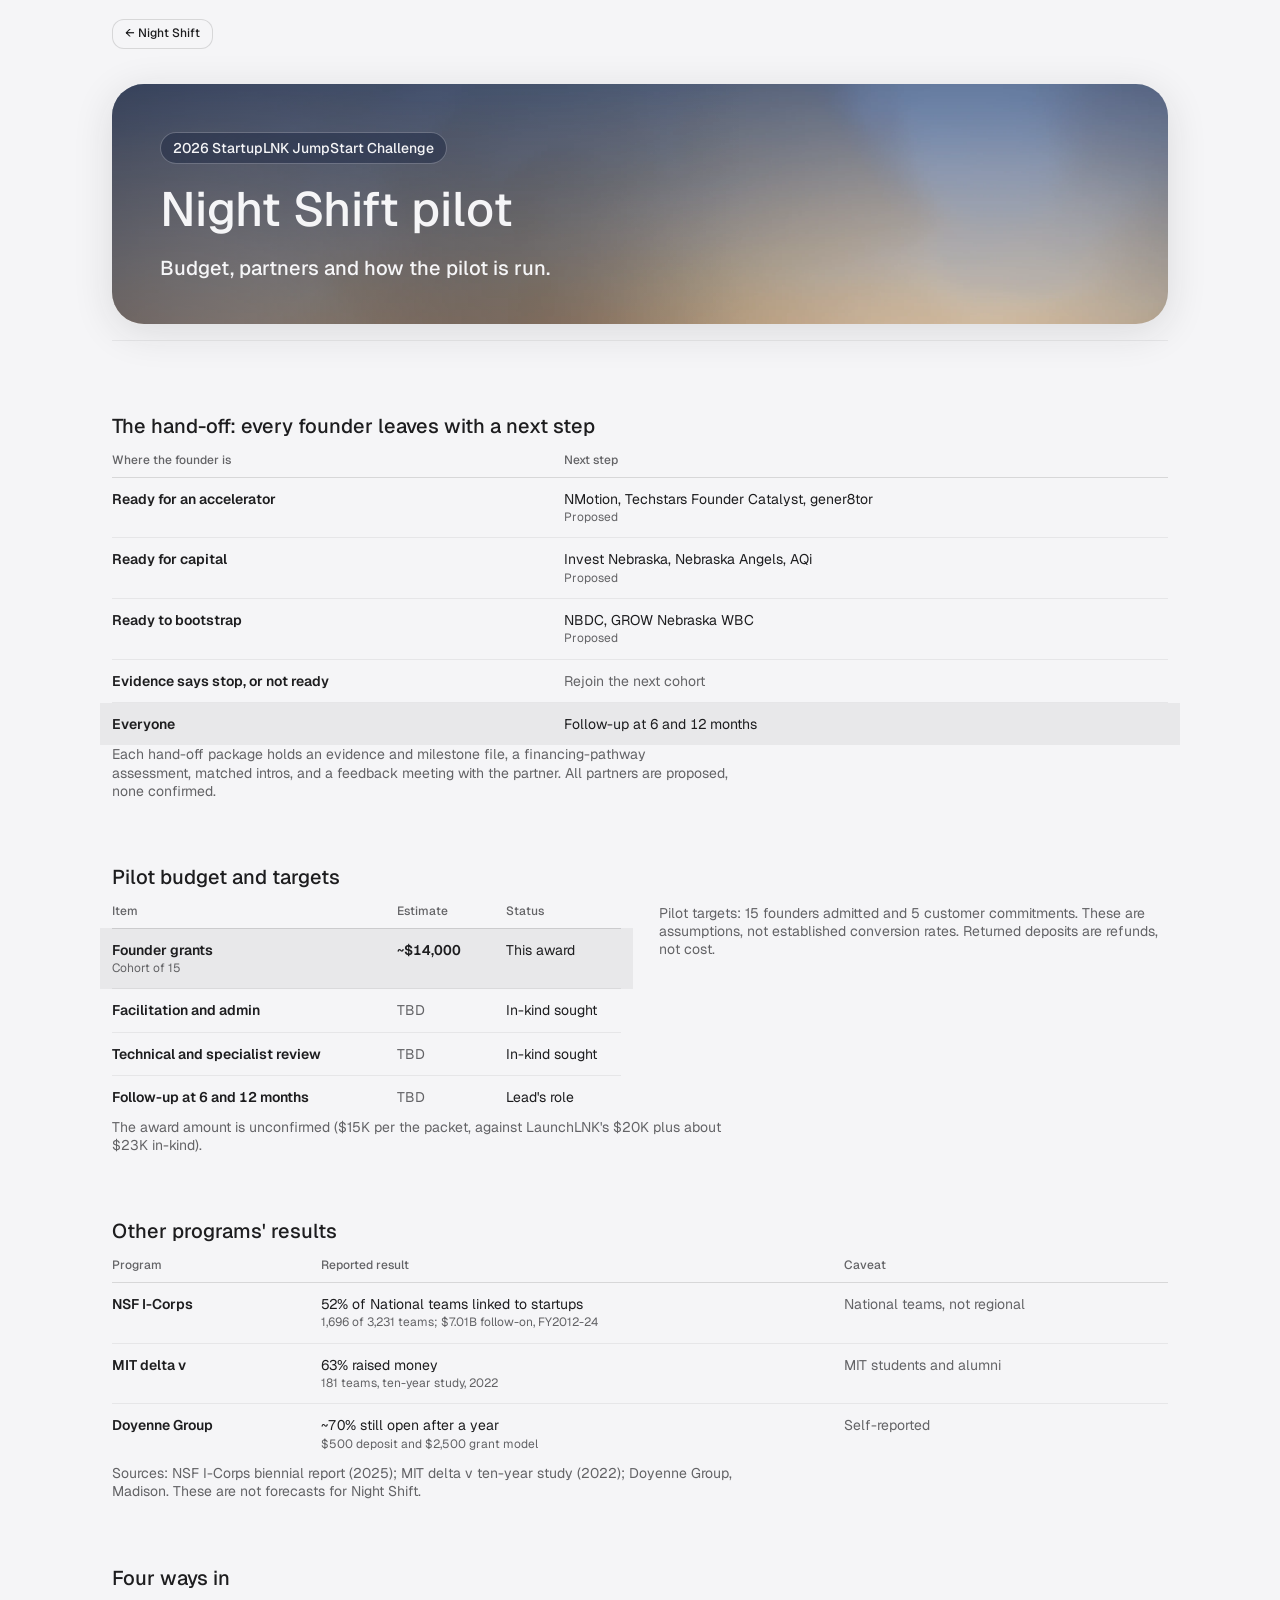
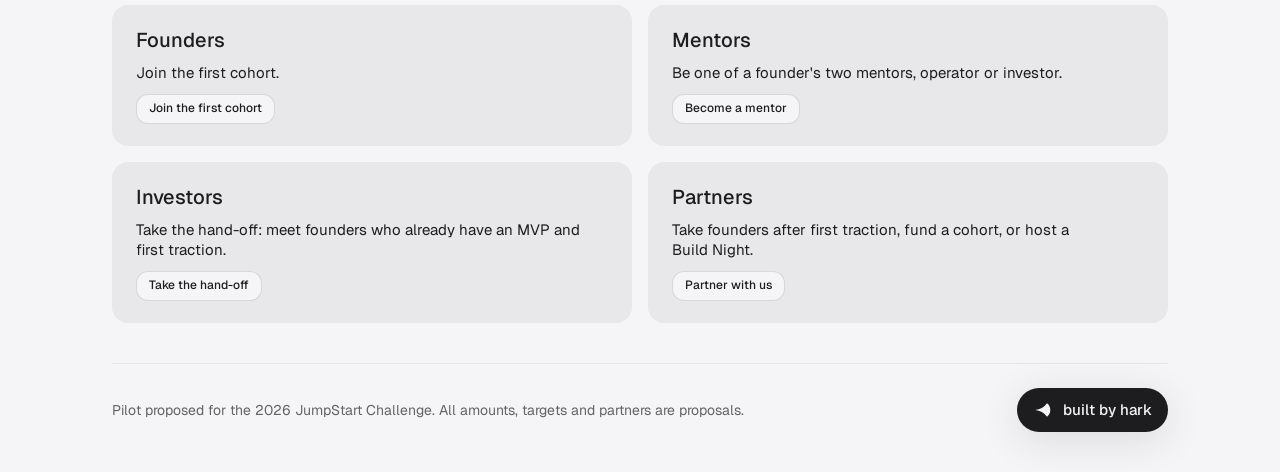
<file: pilot.html>
<!doctype html>
<html lang="en">
  <head>
    <meta charset="utf-8" />
    <meta name="viewport" content="width=device-width, initial-scale=1" />
    <title>Night Shift pilot</title>
    <link rel="preconnect" href="https://fonts.googleapis.com" />
    <link rel="preconnect" href="https://fonts.gstatic.com" crossorigin />
    <link
      rel="stylesheet"
      href="https://fonts.googleapis.com/css2?family=Geist:wght@400;500;600&family=Geist+Mono:wght@400&display=swap"
    />
    <link rel="stylesheet" href="hark.css" />
    <link rel="stylesheet" href="hark-hero.css" />
    <style>
      .x-back { display: flex; align-items: center; min-height: var(--tap); margin-bottom: 12px; }
      .x-detail > h3 { font: var(--type-heading); margin-bottom: 14px; }
      .x-detail + .x-detail { margin-top: clamp(40px, 5vw, 64px); }
      .x-act { margin-top: 12px; }
    </style>
  </head>
  <body>
    <div class="page" id="top">
      <header class="x-back">
        <a class="btn" href="index.html">← Night Shift</a>
      </header>
      <main class="main">
        <section class="hero">
          <div class="hero__copy">
            <p class="hero__eyebrow">2026 StartupLNK JumpStart Challenge</p>
            <h1>Night Shift pilot</h1>
            <p class="hero__sub">Budget, partners and how the pilot is run.</p>
          </div>
        </section>

        <section class="section" id="more">
          <div class="x-detail" id="handoff">
            <h3>The hand-off: every founder leaves with a next step</h3>
            <div class="table-wrap">
              <table>
                <thead>
                  <tr><th scope="col">Where the founder is</th><th scope="col">Next step</th></tr>
                </thead>
                <tbody>
                  <tr><th scope="row">Ready for an accelerator</th><td>NMotion, Techstars Founder Catalyst, gener8tor <small>Proposed</small></td></tr>
                  <tr><th scope="row">Ready for capital</th><td>Invest Nebraska, Nebraska Angels, AQi <small>Proposed</small></td></tr>
                  <tr><th scope="row">Ready to bootstrap</th><td>NBDC, GROW Nebraska WBC <small>Proposed</small></td></tr>
                  <tr><th scope="row">Evidence says stop, or not ready</th><td class="muted">Rejoin the next cohort</td></tr>
                  <tr class="is-highlight"><th scope="row">Everyone</th><td>Follow-up at 6 and 12 months</td></tr>
                </tbody>
              </table>
            </div>
            <p class="fineprint">Each hand-off package holds an evidence and milestone file, a financing-pathway assessment, matched intros, and a feedback meeting with the partner. All partners are proposed, none confirmed.</p>
          </div>

          <div class="x-detail" id="budget">
            <h3>Pilot budget and targets</h3>
            <div class="pair">
              <div class="table-wrap">
                <table>
                  <thead>
                    <tr><th scope="col">Item</th><th scope="col">Estimate</th><th scope="col">Status</th></tr>
                  </thead>
                  <tbody>
                    <tr class="is-highlight"><th scope="row">Founder grants <small>Cohort of 15</small></th><td class="num">~$14,000</td><td>This award</td></tr>
                    <tr><th scope="row">Facilitation and admin</th><td class="muted">TBD</td><td>In-kind sought</td></tr>
                    <tr><th scope="row">Technical and specialist review</th><td class="muted">TBD</td><td>In-kind sought</td></tr>
                    <tr><th scope="row">Follow-up at 6 and 12 months</th><td class="muted">TBD</td><td>Lead's role</td></tr>
                  </tbody>
                </table>
              </div>
              <p class="fineprint">Pilot targets: 15 founders admitted and 5 customer commitments. These are assumptions, not established conversion rates. Returned deposits are refunds, not cost.</p>
            </div>
            <p class="fineprint">The award amount is unconfirmed ($15K per the packet, against LaunchLNK's $20K plus about $23K in-kind).</p>
          </div>

          <div class="x-detail" id="results">
            <h3>Other programs' results</h3>
            <div class="table-wrap">
              <table>
                <thead>
                  <tr><th scope="col">Program</th><th scope="col">Reported result</th><th scope="col">Caveat</th></tr>
                </thead>
                <tbody>
                  <tr><th scope="row">NSF I-Corps</th><td>52% of National teams linked to startups <small>1,696 of 3,231 teams; $7.01B follow-on, FY2012-24</small></td><td class="muted">National teams, not regional</td></tr>
                  <tr><th scope="row">MIT delta v</th><td>63% raised money <small>181 teams, ten-year study, 2022</small></td><td class="muted">MIT students and alumni</td></tr>
                  <tr><th scope="row">Doyenne Group</th><td>~70% still open after a year <small>$500 deposit and $2,500 grant model</small></td><td class="muted">Self-reported</td></tr>
                </tbody>
              </table>
            </div>
            <p class="fineprint">Sources: NSF I-Corps biennial report (2025); MIT delta v ten-year study (2022); Doyenne Group, Madison. These are not forecasts for Night Shift.</p>
          </div>

          <div class="x-detail" id="ways-in">
            <h3>Four ways in</h3>
            <div class="cards">
              <div><h3>Founders</h3><p>Join the first cohort.</p><p class="x-act"><a class="btn" href="mailto:?subject=Night%20Shift%3A%20Founder%20interest">Join the first cohort</a></p></div>
              <div><h3>Mentors</h3><p>Be one of a founder's two mentors, operator or investor.</p><p class="x-act"><a class="btn" href="mailto:?subject=Night%20Shift%3A%20Mentor%20interest">Become a mentor</a></p></div>
              <div><h3>Investors</h3><p>Take the hand-off: meet founders who already have an MVP and first traction.</p><p class="x-act"><a class="btn" href="mailto:?subject=Night%20Shift%3A%20Investor%20interest">Take the hand-off</a></p></div>
              <div><h3>Partners</h3><p>Take founders after first traction, fund a cohort, or host a Build Night.</p><p class="x-act"><a class="btn" href="mailto:?subject=Night%20Shift%3A%20Partner%20interest">Partner with us</a></p></div>
            </div>
          </div>
        </section>
      </main>
      <footer class="foot">
        <p>Pilot proposed for the 2026 JumpStart Challenge. All amounts, targets and partners are proposals.</p>
        <a class="badge" href="https://hark.com/" target="_blank" rel="noopener"><span class="hark-mark"></span><span>built by hark</span></a>
      </footer>
    </div>
    <script src="hark.js"></script>
  </body>
</html>
</file>
<file: hark.css>
/* Hark's design tokens and component styles. Each component's rules follow its @component comment. style-gates: data */

/* @component foundations */
/* Every component switches layout at one of three widths: 600px, below which a page takes a phone's
   spacing; 761px, from which two-up components (stats, checklists, pairs) sit side by side; and 900px,
   from which heads, steps, timelines, cards and the hero's callout take their desktop layout. Media
   queries cannot read custom properties, so each query writes one side of those widths, and
   TestKitStylesheetsShareThreeBreakpoints holds every kit file to them. */
:root {
  color-scheme: light dark;

  --text-primary: light-dark(#1d1d1f, #f5f5f7);         /* body text */
  --text-secondary: light-dark(#636366, #a1a1a6);       /* supporting grey text */
  --text-tertiary: light-dark(#1d1d1f4d, #f5f5f74d);    /* hollow dots, faint marks; never body text */
  --text-primary-on: light-dark(#f5f5f7, #1d1d1f);      /* text on --fill-primary */
  --text-secondary-on: light-dark(#aeaeb2, #5c5c60);    /* grey text on --fill-primary */
  --fill-primary: light-dark(#1d1d1f, #f5f5f7);         /* the strong fill: solid chips, the nav, the badge */
  --fill-primary-on: light-dark(#f5f5f7, #1d1d1f);      /* the page background */
  --fill-secondary: light-dark(#1d1d1f80, #f5f5f780);
  --fill-tertiary: light-dark(#e8e8ea, #2a2a2d);        /* the grey card, panel and row tint */
  --fill-segment: light-dark(#3a3a3c, #e2e2e4);         /* the nav's tab track */
  --fill-system-green: #00a665;                         /* status: done, ready */
  --fill-system-orange: #ff4d00;                        /* status: now, current */
  --fill-system-red: light-dark(#da2f35, #f1555b);      /* status: blocked, error */
  --transparent-primary: light-dark(#1d1d1f4d, #f5f5f74d);
  --stroke-primary: light-dark(#1d1d1f24, #f5f5f724);   /* strong hairline */
  --stroke-secondary: light-dark(#1d1d1f12, #f5f5f712); /* faint hairline between rows */
  --stroke-primary-on: light-dark(#f5f5f71a, #1d1d1f1a);
  --stroke-composer: light-dark(#f5f5f780, #1d1d1f80);  /* the callout's glass edge */
  --stroke-system-orange: #ff4d0026;
  --hover-wash: light-dark(#1d1d1f0d, #f5f5f70d);
  --hover-wash-primary-on: light-dark(#f9f9fa26, #1d1d1f14);

  /* The hero is light text over a dark photo in both themes. */
  --hero-surface: #161f39;
  --hero-text: #f5f5f7;
  --hero-text-muted: #f5f5f7cc;
  --hero-scrim-strong: rgb(22 31 57 / 0.78);
  --hero-scrim-soft: rgb(22 31 57 / 0.3);
  --hero-scrim-side: rgb(22 31 57 / 0.45);
  --hero-glass: rgb(22 31 57 / 0.42);
  --hero-glass-faint: rgb(22 31 57 / 0.35);
  --hero-glass-stroke: rgb(245 245 247 / 0.28);

  --mat-regular: light-dark(rgb(255 255 255 / 0.56), rgb(29 29 31 / 0.55));
  --mat-thin: light-dark(rgb(255 255 255 / 0.22), rgb(29 29 31 / 0.4));
  --mat-agent: light-dark(rgb(255 255 255 / 0.84), rgb(29 29 31 / 0.66));
  --mat-inverse: color-mix(in srgb, var(--fill-primary) 86%, transparent);  /* the nav: dark on light, light on dark */
  --hark-blur: blur(50px) saturate(1.6);
  --hark-shadow: 0 8px 40px #1d1d1f1f;

  --sans: "GT Standard", "GT Standard L", "Geist", -apple-system, BlinkMacSystemFont, "Helvetica Neue", sans-serif;
  --lh: 1.3;                                            /* every text style is 130% */
  --weight-light: 300;
  --weight-regular: 400;
  --weight-medium: 500;
  --weight-bold: 600;
  --size-caption: 12px;                                 /* the smallest text allowed */
  --size-meta: 13px;
  --size-small: 14px;
  --size-body: 15px;
  --size-prose: 16px;
  --size-heading: 20px;
  --size-figure: clamp(24px, 3vw, 32px);
  --size-title: clamp(26px, 3vw, 32px);
  --size-display: clamp(34px, 5vw, 48px);
  --size-lede: clamp(16px, 1.7vw, 20px);

  --type-caption: var(--weight-regular) var(--size-caption)/var(--lh) var(--sans);
  --type-tag: var(--weight-medium) var(--size-caption)/var(--lh) var(--sans);
  --type-small: var(--weight-regular) var(--size-small)/var(--lh) var(--sans);
  --type-label: var(--weight-medium) var(--size-small)/var(--lh) var(--sans);
  --type-body: var(--weight-regular) var(--size-body)/var(--lh) var(--sans);
  --type-body-strong: var(--weight-medium) var(--size-body)/var(--lh) var(--sans);
  --type-heading: var(--weight-medium) var(--size-heading)/var(--lh) var(--sans);
  --type-lede: var(--weight-medium) var(--size-lede)/var(--lh) var(--sans);
  --type-figure: var(--weight-regular) var(--size-figure)/var(--lh) var(--sans);
  --type-title: var(--weight-regular) var(--size-title)/var(--lh) var(--sans);
  --type-display: var(--weight-medium) var(--size-display)/var(--lh) var(--sans);
  --type-numeral: var(--weight-regular) 48px/1 var(--sans);

  --r-s: 12px;
  --r-m: 16px;
  --r-l: 24px;
  --r-xl: 32px;
  --r-pill: 100px;

  --ease-out: cubic-bezier(0.23, 1, 0.32, 1);
  --dur-quick: 160ms;

  --page-max: 1120px;
  --gutter: clamp(16px, 3vw, 32px);                     /* the page's side padding */
  --tap: 44px;                                          /* the smallest touch target */
}
:root[data-theme="light"] { color-scheme: light; }
:root[data-theme="dark"] { color-scheme: dark; }

* { box-sizing: border-box; }
/* The page keeps its own bounce but never hands a fling on: a page is framed in Hark's /site
   page, and a fling past its top would otherwise carry on into that page and drag the frame down. */
html, body { overscroll-behavior-y: contain; }
html { -webkit-text-size-adjust: 100%; scroll-behavior: smooth; }
@media (prefers-reduced-motion: reduce) { html { scroll-behavior: auto; } }

/* The page background lives on body and html stays transparent, so the browser paints the whole
   canvas, and the band a bounce reveals, in body's color, including a page's own override of it. */
body {
  margin: 0;
  background: var(--fill-primary-on);
  color: var(--text-primary);
  font: var(--type-body);
  -webkit-font-smoothing: antialiased;
  overflow-x: hidden;
}

img { max-width: 100%; display: block; }
figure { margin-inline: 0; }
a { color: inherit; }
b, strong { font-weight: var(--weight-bold); }
p { margin: 0; text-wrap: pretty; }
h1, h2, h3 { margin: 0; text-wrap: balance; }
small { font-size: max(var(--size-caption), 0.85em); }
.sub { color: var(--text-secondary); }

:focus-visible { outline: 2px solid var(--fill-primary); outline-offset: 3px; border-radius: 6px; }

/* @component page */
.page {
  max-width: var(--page-max);
  margin: 0 auto;
  padding-inline: var(--gutter);
  padding-block: 12px 40px;
  display: grid;
  grid-template-columns: minmax(0, 1fr);
  gap: 16px;
}
.main { display: grid; grid-template-columns: minmax(0, 1fr); gap: 16px; min-width: 0; }

.glass {
  background: var(--mat-inverse);
  -webkit-backdrop-filter: var(--hark-blur);
  backdrop-filter: var(--hark-blur);
  border: 1px solid var(--stroke-primary-on);
}
.nav {
  position: sticky;
  top: calc(env(safe-area-inset-top, 0px) + 12px);
  z-index: 20;
  justify-self: center;
  max-width: 100%;
  display: flex;
  align-items: center;
  gap: 6px;
  padding: 5px;
  border-radius: var(--r-pill);
  box-shadow: var(--hark-shadow);
}
.nav :focus-visible { outline-color: var(--fill-primary-on); }
.seg {
  display: flex;
  min-width: 0;
  overflow-x: auto;
  scrollbar-width: none;
  border-radius: var(--r-pill);
  background: var(--fill-segment);
}
.seg::-webkit-scrollbar { display: none; }
.seg a {
  flex: none;
  padding: 8px 14px;
  border-radius: var(--r-pill);
  font: var(--type-label);
  color: var(--text-secondary-on);
  text-decoration: none;
  white-space: nowrap;
}
.seg a:hover { color: var(--text-primary-on); }
/* The active tab carries its own fill so its text is measured against it. */
.seg a[aria-current="true"] { background: var(--fill-primary-on); color: var(--text-primary); }
.theme-btn {
  flex: none;
  width: 36px; height: 36px;
  display: grid;
  place-items: center;
  border: 0;
  border-radius: 50%;
  background: var(--hover-wash-primary-on);
  color: var(--text-primary-on);
  cursor: pointer;
}
.theme-btn:hover { box-shadow: inset 0 0 0 100px var(--hover-wash-primary-on); }
.theme-btn::before { content: ""; width: 14px; height: 14px; border-radius: 50%; box-shadow: inset 0 0 0 1.5px currentColor; background: linear-gradient(to right, light-dark(currentColor, transparent) 50%, light-dark(transparent, currentColor) 50%); }
@media (max-width: 599px) {
  .seg a { display: flex; align-items: center; min-height: var(--tap); }
  .theme-btn { width: var(--tap); height: var(--tap); }
}

/* @component footer */
.foot {
  display: flex;
  flex-wrap: wrap;
  align-items: center;
  justify-content: space-between;
  gap: 16px 24px;
  padding-top: 24px;
  border-top: 1px solid var(--stroke-secondary);
  font-size: var(--size-small);
  color: var(--text-secondary);
}
.foot strong { color: var(--text-primary); }
.foot nav { display: flex; flex-wrap: wrap; gap: 6px; }
.foot nav a {
  padding: 6px 12px;
  border-radius: var(--r-pill);
  background: var(--fill-tertiary);
  color: var(--text-primary);
  font: var(--type-tag);
  text-decoration: none;
}
.foot nav a:hover { box-shadow: inset 0 0 0 100px var(--hover-wash); }
.badge {
  display: inline-flex;
  align-items: center;
  gap: 10px;
  padding: 12px 16px;
  border-radius: var(--r-xl);
  background: var(--fill-primary);
  color: var(--text-primary-on);
  box-shadow: var(--hark-shadow);
  font: var(--weight-medium) var(--size-body)/1.1 var(--sans);
  text-decoration: none;
}
.badge:hover { box-shadow: var(--hark-shadow), inset 0 0 0 100px var(--hover-wash-primary-on); }
.hark-mark { display: inline-grid; place-items: center; }
.hark-mark svg { display: block; }
@media (max-width: 599px) {
  .foot nav a { display: inline-flex; align-items: center; min-height: var(--tap); min-width: var(--tap); }
  .badge { min-height: var(--tap); }
}

/* @component chip */
.chip {
  display: inline-flex;
  align-items: center;
  gap: 6px;
  padding: 4px 10px 4px 8px;
  border-radius: var(--r-pill);
  font: var(--type-tag);
  max-width: 100%;
  background: var(--fill-tertiary);
  color: var(--text-secondary);
  vertical-align: middle;
}
.chip::before {
  content: "";
  width: 7px; height: 7px;
  border-radius: 50%;
  flex: none;
  box-shadow: inset 0 0 0 1.5px var(--text-tertiary);
}
.chip--solid { background: var(--fill-primary); color: var(--text-primary-on); }
.chip--solid::before { background: var(--fill-system-green); box-shadow: none; }
td .chip { white-space: nowrap; }
/* @component dot */
.dot {
  display: inline-flex;
  align-items: center;
  gap: 6px;
  margin-top: 4px;
  font: var(--type-tag);
  color: var(--text-primary);
}
.dot::before { content: ""; width: 7px; height: 7px; border-radius: 50%; background: var(--fill-system-green); }
tbody th .dot { display: flex; width: fit-content; }
/* @component pill */
.pill {
  display: inline-block;
  padding: 1px 8px;
  border-radius: var(--r-pill);
  background: var(--fill-tertiary);
  color: var(--text-secondary);
  font: var(--type-tag);
  white-space: normal;
  vertical-align: 1px;
}
/* @component button, link and links */
.btn {
  display: inline-flex;
  align-items: center;
  gap: 6px;
  min-height: 30px;
  padding: 5px 12px;
  border-radius: var(--r-s);
  background: var(--fill-primary-on);
  color: var(--text-primary);
  border: 1px solid var(--stroke-primary);
  font: var(--type-tag);
  text-decoration: none;
  max-width: 100%;
  transition: box-shadow var(--dur-quick) ease;
}
.btn:hover { box-shadow: inset 0 0 0 100px var(--hover-wash); }
.btn[target="_blank"]::after { content: "\2197"; font-size: 11px; color: var(--text-secondary); }
.link {
  color: var(--text-primary);
  text-decoration: underline;
  text-decoration-color: var(--stroke-primary);
  text-underline-offset: 3px;
  max-width: 100%;
  overflow-wrap: anywhere;
}
.link:hover { text-decoration-color: currentColor; }
.links { display: flex; flex-wrap: wrap; gap: 8px; }
@media (pointer: coarse), (max-width: 599px) { .btn { min-height: var(--tap); padding-inline: 14px; } }

/* A button that asks Hark is the page's primary capsule. Once it sends, Hark
   writes a check and "Sent to Hark" into it, and it turns secondary. A press
   that does not send shows a short notice in place of its words for a moment. */
.btn[data-hark-action] {
  justify-content: center;
  gap: 8px;
  min-height: 48px;
  padding: 0 20px;
  border: 0;
  border-radius: var(--r-pill);
  background: var(--fill-primary);
  color: var(--text-primary-on);
  font: var(--type-body-strong);
  text-align: center;
  white-space: nowrap;
  cursor: pointer;
  transition: box-shadow var(--dur-quick) ease, transform var(--dur-quick) ease;
}
.btn[data-hark-action]:hover { box-shadow: inset 0 0 0 100px var(--hover-wash-primary-on); }
.btn[data-hark-action]:active { transform: scale(0.97); }
.btn[data-hark-action] svg { flex: none; }
.btn[data-hark-action][data-hark-state="sent"] { background: var(--fill-tertiary); color: var(--text-primary); box-shadow: none; }

[data-hark-action][data-hark-state="sending"] { opacity: 0.6; pointer-events: none; }
[data-hark-action][data-hark-state="sent"] { pointer-events: none; cursor: default; }
@media (max-width: 599px) {
  .link { display: inline-flex; align-items: center; min-width: var(--tap); min-height: var(--tap); margin: -13px 0; vertical-align: middle; }
}
/* @component text and fineprint */
.prose { display: grid; gap: 12px; max-width: 68ch; font-size: var(--size-prose); }
.fineprint { font-size: var(--size-small); color: var(--text-secondary); max-width: 70ch; }
/* @component hero */
.hero {
  position: relative;
  min-height: clamp(320px, 46vh, 480px);
  border-radius: var(--r-xl);
  overflow: hidden;
  display: flex;
  align-items: flex-end;
  color: var(--hero-text);
  isolation: isolate;
  box-shadow: var(--hark-shadow);
  background: var(--hero-surface);
}
/* Without a photo the hero is as tall as its copy, so the callout sits beside the copy instead of over it. */
.hero:not(:has(.hero__img)) { min-height: 0; background: var(--hero-surface) center / cover no-repeat; }
.hero:not(:has(.hero__img))::after { background: linear-gradient(to right, var(--hero-scrim-side) 0%, transparent 60%); }
@media (min-width: 900px) {
  .hero:not(:has(.hero__img)) > .callout { position: static; flex: none; align-self: flex-start; margin: clamp(16px, 2.4vw, 24px) clamp(16px, 2.4vw, 24px) clamp(16px, 2.4vw, 24px) auto; }
}
.hero__img {
  position: absolute;
  inset: 0;
  width: 100%;
  height: 100%;
  object-fit: cover;
  object-position: 40% 60%;
  z-index: -2;
}
.hero::after {
  content: "";
  position: absolute;
  inset: 0;
  z-index: -1;
  background:
    linear-gradient(to top, var(--hero-scrim-strong) 0%, var(--hero-scrim-soft) 42%, transparent 66%),
    linear-gradient(to right, var(--hero-scrim-side) 0%, transparent 60%);
}
.hero__copy {
  display: grid;
  gap: 14px;
  max-width: 40rem;
  padding: clamp(24px, 4vw, 48px);
  padding-bottom: clamp(28px, 3.4vw, 44px);
}
.hero__eyebrow {
  justify-self: start;
  padding: 6px 12px;
  border-radius: var(--r-pill);
  background: var(--hero-glass);
  border: 1px solid var(--hero-glass-stroke);
  -webkit-backdrop-filter: var(--hark-blur);
  backdrop-filter: var(--hark-blur);
  font: var(--type-label);
}
.hero h1 { font: var(--type-display); letter-spacing: 0; }
.hero h1 em { font-style: normal; }
.hero__sub { font: var(--type-lede); max-width: 34ch; }
.hero__meta { font-size: var(--size-small); color: var(--hero-text-muted); }
.hero__credit {
  position: absolute;
  right: clamp(20px, 3vw, 32px);
  bottom: 16px;
  padding: 4px 10px;
  border-radius: var(--r-pill);
  background: var(--hero-glass-faint);
  -webkit-backdrop-filter: var(--hark-blur);
  backdrop-filter: var(--hark-blur);
  font: var(--type-caption);
  color: var(--hero-text-muted);
}
/* A callout overlays the photo's top corner, so the hero keeps room for it above the copy. */
@media (min-width: 900px) { .hero:has(> .callout) { min-height: clamp(420px, 56vh, 560px); } }
.hero > .callout {
  position: absolute;
  top: clamp(16px, 2.4vw, 24px);
  right: clamp(16px, 2.4vw, 24px);
  width: min(320px, calc(100% - 32px));
}
@media (max-width: 899px) {
  .hero { flex-direction: column; justify-content: flex-end; align-items: stretch; min-height: 0; }
  .hero__img { object-position: 22% 50%; }
  .hero__copy { padding-top: 140px; padding-bottom: 28px; }
  .hero:not(:has(.hero__img)) .hero__copy { padding-top: clamp(24px, 4vw, 48px); }
  .hero__credit { top: 16px; right: 16px; bottom: auto; }
  .hero > .callout { position: static; width: auto; margin: 0 12px 12px; }
}
/* On a phone the title starts higher, so the first screen reaches the stats. */
@media (max-width: 599px) { .hero__copy { padding-top: 88px; padding-bottom: 20px; } }
/* @component callout */
.callout {
  max-width: 420px;
  display: grid;
  gap: 10px;
  padding: 16px 18px 18px;
  border-radius: var(--r-l);
  background: var(--mat-agent);
  -webkit-backdrop-filter: var(--hark-blur);
  backdrop-filter: var(--hark-blur);
  border: 1px solid var(--stroke-composer);
  box-shadow: var(--hark-shadow);
  color: var(--text-primary);
  font-size: var(--size-small);
}
.callout__head { display: flex; align-items: center; gap: 8px; color: var(--text-secondary); font-weight: var(--weight-medium); }
.callout__head svg { color: var(--text-primary); }
.callout__lead { font-size: var(--size-body); }
.callout .fineprint { font-size: var(--size-caption); }
.callout .btn { justify-self: start; }
/* @component stats */
.stats { display: grid; grid-auto-flow: column; grid-auto-columns: minmax(0, 1fr); padding-top: 8px; }
.stat {
  display: grid;
  grid-template-rows: 1fr auto;
  gap: 4px;
  padding: 12px 24px;
  border-left: 1px solid var(--stroke-secondary);
}
.stat:first-child { border-left: 0; padding-left: 0; }
.stat__fig { font: var(--type-figure); font-variant-numeric: tabular-nums; }
.stat__label { font-size: var(--size-small); color: var(--text-secondary); }
@media (max-width: 760px) {
  .stats { grid-auto-flow: row; grid-template-columns: auto minmax(0, 1fr); column-gap: 12px; padding-top: 0; }
  .stat { grid-column: 1 / -1; grid-template-columns: subgrid; align-items: baseline; gap: 12px; padding: 14px 0; border-left: 0; border-top: 1px solid var(--stroke-secondary); }
  .stat:first-child { border-top: 0; }
}
/* On a phone the stats sit two to a row, figure over label. */
@media (max-width: 599px) {
  .stats { grid-template-columns: repeat(2, minmax(0, 1fr)); column-gap: 0; }
  .stat { grid-column: auto; grid-template-columns: none; gap: 2px; padding: 12px 0; }
  .stat:nth-child(2) { border-top: 0; }
  .stat:nth-child(even) { padding-left: 16px; border-left: 1px solid var(--stroke-secondary); }
  .stat__fig { font-size: 26px; line-height: 1.15; }
  .stat__label { font-size: var(--size-caption); }
}
/* @component section */
.section {
  padding-block: clamp(40px, 6vw, 72px) clamp(16px, 2vw, 24px);
  border-top: 1px solid var(--stroke-secondary);
  scroll-margin-top: calc(env(safe-area-inset-top, 0px) + 72px); /* Clears the sticky .nav: its top offset plus its tallest height, 56px. */
  min-width: 0;
}
.section > * + * { margin-top: clamp(20px, 2.4vw, 28px); }
.section > .head + * { margin-top: 0; }
.head {
  display: grid;
  grid-template-columns: minmax(0, 1.65fr) minmax(0, 1fr);
  gap: 10px 40px;
  align-items: end;
  margin-bottom: clamp(24px, 3vw, 36px);
}
.head__eyebrow { grid-column: 1 / -1; font: var(--type-label); color: var(--text-secondary); }
.head h2 { font: var(--type-title); }
.head__sub { justify-self: end; font-size: var(--size-body); color: var(--text-secondary); max-width: 44ch; text-align: right; }
@media (max-width: 899px) { .head { grid-template-columns: 1fr; } .head__sub { justify-self: start; text-align: left; } }
/* @component table */
.table-wrap { margin-inline: -12px; padding-inline: 12px; overflow-x: auto; }
table { width: 100%; border-collapse: collapse; font: var(--type-small); font-variant-numeric: tabular-nums; }
caption { text-align: left; font: var(--type-caption); color: var(--text-secondary); padding: 0 0 10px; }
th, td { text-align: left; vertical-align: top; padding: 12px; border-bottom: 1px solid var(--stroke-secondary); }
th:first-child, td:first-child { padding-left: 0; }
th:last-child, td:last-child { padding-right: 0; }
thead th {
  font: var(--type-tag);
  color: var(--text-secondary);
  border-bottom-color: var(--stroke-primary);
  padding-top: 0;
  padding-bottom: 8px;
  white-space: nowrap;
}
tbody th { font-weight: var(--weight-bold); }
tbody tr:last-child > * { border-bottom: 0; }
.rowhead { white-space: nowrap; }
td small, th small { display: block; font: var(--type-caption); color: var(--text-secondary); margin-top: 2px; }
td.num { font-weight: var(--weight-bold); white-space: nowrap; }
td.num small { white-space: normal; }
.muted { color: var(--text-secondary); }
tr.is-highlight > * { background: var(--fill-tertiary); }
tr.is-highlight > :first-child { box-shadow: -12px 0 var(--fill-tertiary); }
tr.is-highlight > :last-child { box-shadow: 12px 0 var(--fill-tertiary); }
.after-table { margin-top: 20px; padding-inline: 12px; }
@media (max-width: 599px) {
  .table-wrap table, .table-wrap tbody, .table-wrap tr, .table-wrap th, .table-wrap td { display: block; }
  .table-wrap thead { display: none; }
  .table-wrap caption { display: block; text-align: left; }
  /* A row is its name on top, then its cells wrapped three or four to a line, each label over its value. */
  .table-wrap tbody tr { display: flex; flex-wrap: wrap; gap: 8px 20px; padding: 14px 0; border-bottom: 1px solid var(--stroke-secondary); }
  .table-wrap tbody tr.is-highlight { margin-inline: -12px; padding-inline: 12px; background: var(--fill-tertiary); }
  .table-wrap tbody tr.is-highlight > * { background: none; box-shadow: none; }
  .table-wrap tbody tr > * { border-bottom: 0; padding: 0; }
  .table-wrap tbody tr > th { flex: 1 0 100%; }
  .table-wrap tbody td.is-empty { display: none; }
  .table-wrap tbody td[data-label]::before { content: attr(data-label); display: block; color: var(--text-secondary); font-size: var(--size-caption); font-weight: var(--weight-regular); line-height: 1.3; }
  .table-wrap tbody td:has(> .link:only-child) { align-self: end; }
  .table-wrap tbody td:has(> .link:only-child)::before { display: none; }
  .rowhead { white-space: normal; }
}
/* @component compare */
.compare { margin-inline: -12px; overflow-x: auto; scroll-snap-type: x mandatory; }
.compare table { table-layout: fixed; min-width: calc(var(--compare-cols, 3) * 200px); }
.compare th, .compare td { scroll-snap-align: start; padding-inline: 12px; }
.compare thead th { font: var(--type-body-strong); color: var(--text-primary); white-space: normal; padding-top: 0; padding-bottom: 14px; border-bottom-color: var(--stroke-secondary); }
/* On light tiles a white product backdrop blends into the grey. */
.compare__media { position: relative; display: grid; grid-template: minmax(0, 1fr) / minmax(0, 1fr); place-items: center; width: 100%; aspect-ratio: 4 / 3; max-height: 240px; margin: 0 0 12px; padding: 16px; border-radius: var(--r-m); background: var(--fill-tertiary); }
.compare__media img { max-width: 100%; max-height: 100%; mix-blend-mode: multiply; }
/* A photo of a place or a room fills its frame instead of fitting whole. */
.compare .compare__media.compare__media--photo { padding: 0; overflow: hidden; background: var(--fill-tertiary); }
.compare .compare__media.compare__media--photo img { position: absolute; inset: 0; width: 100%; height: 100%; max-width: none; max-height: none; object-fit: cover; mix-blend-mode: normal; }
.compare thead th > .chip { display: flex; width: fit-content; margin-top: 8px; }
.compare:has(.compare__media) thead th:not(:has(.compare__media))::before { content: ""; display: block; width: 100%; aspect-ratio: 4 / 3; max-height: 240px; margin-bottom: 12px; border-radius: var(--r-m); background: var(--fill-tertiary); }
:root[data-theme="dark"] .compare__media img { mix-blend-mode: normal; border-radius: var(--r-s); }
@media (prefers-color-scheme: dark) { :root:not([data-theme="light"]) .compare__media img { mix-blend-mode: normal; border-radius: var(--r-s); } }
/* The header column shrinks to nothing on screen but stays in the table, so screen readers keep each value's row header. */
.js .compare tbody th[scope="row"], .js .compare thead td:first-child { width: 0; padding: 0; border: 0; overflow: hidden; clip-path: inset(50%); white-space: nowrap; }
.js .compare td[data-label]::before { content: attr(data-label); content: attr(data-label) / ""; display: block; margin-bottom: 4px; font: var(--type-caption); color: var(--text-secondary); }
/* On a phone two options show side by side, and the rest are a swipe away. */
@media (max-width: 599px) { .compare table { min-width: calc(var(--compare-cols, 3) * 46vw); } .compare th, .compare td { padding-inline: 8px; } }
/* @component steps */
.step {
  display: grid;
  grid-template-columns: 112px minmax(0, 1fr) minmax(220px, 0.78fr);
  gap: 16px 28px;
  padding: 28px 0;
  border-bottom: 1px solid var(--stroke-secondary);
}
.step > * { min-width: 0; }
.steps > .step:last-child { border-bottom: 0; }
.step p + p { margin-top: 8px; }
.step__num { font: var(--type-numeral); color: var(--text-primary); font-variant-numeric: tabular-nums; }
.step__eyebrow { margin-top: 8px; font: var(--type-label); color: var(--text-secondary); }
.step h3 { font: var(--type-heading); margin-bottom: 12px; }
.step__pills { list-style: none; margin: 0 0 14px; padding: 0; display: flex; flex-wrap: wrap; gap: 6px; }
.step__pills li {
  padding: 4px 10px;
  border-radius: var(--r-pill);
  border: 1px solid var(--stroke-primary);
  font-size: var(--size-meta);
  color: var(--text-secondary);
  max-width: 100%;
}
.step__pills b { color: var(--text-primary); font-weight: var(--weight-bold); }
.step__panel {
  align-self: start;
  margin: 0;
  padding: 16px 18px;
  border-radius: var(--r-m);
  background: var(--fill-tertiary);
  font-size: var(--size-small);
}
.step__panel dt { font-size: var(--size-caption); color: var(--text-secondary); margin-bottom: 2px; }
.step__panel dd { margin: 0 0 12px; }
.step__panel dd:last-child { margin-bottom: 0; }
.step__panel .fineprint { display: block; margin-top: 6px; font-size: var(--size-caption); }
.step__panel .btn { margin-top: 8px; }
.step__figure { grid-column: 2 / span 2; margin: 0; }
.step__figure img { width: 100%; height: clamp(200px, 26vw, 320px); object-fit: cover; border-radius: var(--r-m); }
.step__figure figcaption { font-size: var(--size-caption); color: var(--text-secondary); padding-top: 10px; }
@media (min-width: 900px) {
  .step:not(:has(> .step__panel)) { grid-template-columns: 112px minmax(0, 1fr); }
  .step:not(:has(> .step__panel)) > .step__figure { grid-column: 2; }
}
@media (max-width: 899px) {
  .step { grid-template-columns: minmax(0, 1fr); gap: 14px; }
  .step__figure { grid-column: 1; }
  .step__intro { display: flex; align-items: baseline; gap: 14px; }
  .step__num { font-size: 40px; }
  .step__eyebrow { margin-top: 0; }
}
/* @component checklist */
.checklist { display: grid; grid-template-columns: minmax(0, 1.4fr) auto minmax(0, 1fr); column-gap: 20px; list-style: none; margin: 0; padding: 0; }
.checklist:not(:has(.checklist__note)) { grid-template-columns: minmax(0, 1fr) auto; }
.checklist > li {
  display: grid;
  grid-column: 1 / -1;
  grid-template-columns: subgrid;
  row-gap: 8px;
  align-items: center;
  padding: 14px 0;
  border-bottom: 1px solid var(--stroke-secondary);
}
.checklist > li:last-child { border-bottom: 0; }
.checklist__item { grid-column: 1; font-weight: var(--weight-bold); }
.checklist > li > .chip { grid-column: 2; justify-self: start; }
.checklist:not(:has(.checklist__note)) > li > .chip { justify-self: end; }
.checklist__item small { display: block; font-weight: var(--weight-regular); font-size: var(--size-caption); color: var(--text-secondary); margin-top: 2px; }
.checklist__note { grid-column: 3; font-size: var(--size-small); color: var(--text-secondary); }
.checklist > li.is-done .checklist__item { text-decoration: line-through; text-decoration-color: var(--text-tertiary); }
/* A row's own button sits in a last column, so each booking is pressed where it is listed. */
.checklist:has(> li > .btn) { grid-template-columns: minmax(0, 1.4fr) auto minmax(0, 1fr) auto; }
.checklist:has(> li > .btn):not(:has(.checklist__note)) { grid-template-columns: minmax(0, 1fr) auto auto; }
.checklist > li > .btn { grid-column: -2; justify-self: end; }
.checklist > li > .btn[data-hark-action] { min-height: 36px; padding: 0 16px; font: var(--type-label); white-space: nowrap; }
@media (max-width: 760px) {
  .checklist, .checklist:has(> li > .btn), .checklist:has(> li > .btn):not(:has(.checklist__note)) { grid-template-columns: minmax(0, 1fr) auto; }
  .checklist > li > .chip { justify-self: end; }
  .checklist__note { grid-column: 1 / -1; }
  .checklist > li:has(> .btn) > .checklist__note { grid-column: 1; }
  .checklist > li > .btn { grid-column: 2; justify-self: end; }
}
/* @component breakdown */
.breakdown { max-width: 720px; }
@media (min-width: 900px) { .section > .breakdown, .section > .aside { max-width: calc((100% - 40px) * 1.65 / 2.65); } }
.breakdown dl { margin: 0; }
.breakdown .row {
  display: flex;
  align-items: baseline;
  justify-content: space-between;
  gap: 16px;
  padding: 14px 0;
  border-bottom: 1px solid var(--stroke-secondary);
}
.breakdown dt { font-size: var(--size-body); }
.breakdown dt small { display: block; color: var(--text-secondary); font-size: var(--size-meta); margin-top: 2px; }
.breakdown dd { margin: 0; font-weight: var(--weight-bold); font-size: var(--size-body); white-space: nowrap; font-variant-numeric: tabular-nums; }
.breakdown .row--total {
  margin-top: -1px;
  padding: 18px 0 0;
  border-top: 1px solid var(--stroke-primary);
  border-bottom: 0;
  flex-wrap: wrap;
  align-items: baseline;
}
.breakdown .row--total dt { font: var(--type-body-strong); }
.breakdown .row--total dd { font: var(--type-figure); white-space: normal; }
.breakdown .fineprint { margin-top: 16px; }
/* @component pair */
.pair { display: grid; grid-template-columns: repeat(2, minmax(0, 1fr)); gap: clamp(20px, 3vw, 40px); align-items: start; }
.pair:has(> :is(.callout, .aside):last-child) { grid-template-columns: minmax(0, 1.65fr) minmax(0, 1fr); column-gap: 40px; }
.pair > .callout { max-width: none; }
@media (max-width: 760px) { .pair, .pair:has(> :is(.callout, .aside):last-child) { grid-template-columns: minmax(0, 1fr); } }
/* @component timeline */
.timeline { display: grid; grid-template-columns: 210px minmax(0, 1fr) auto; column-gap: 28px; list-style: none; margin-inline: 0; margin-bottom: 0; padding: 0; }
.timeline > li {
  display: grid;
  grid-column: 1 / -1;
  grid-template-columns: subgrid;
  row-gap: 8px;
  align-items: start;
  padding: 18px 0;
  border-bottom: 1px solid var(--stroke-secondary);
}
.timeline > li:first-child { padding-top: 0; }
.timeline > li:last-child { border-bottom: 0; padding-bottom: 0; }
.timeline__when { display: flex; align-items: baseline; gap: 12px; font-weight: var(--weight-bold); }
.timeline__when::before {
  content: "";
  width: 8px; height: 8px;
  flex: none;
  border-radius: 50%;
  box-shadow: inset 0 0 0 1.5px var(--text-tertiary);
  transform: translateY(-1px);
}
.timeline > li.is-current .timeline__when::before { background: var(--fill-system-orange); box-shadow: 0 0 0 4px var(--stroke-system-orange); }
.timeline > li > p:has(> .chip:only-child) { justify-self: end; }
.timeline__what ul { margin: 0; padding-left: 18px; }
.timeline__what li { margin-bottom: 4px; }
.timeline__what li:last-child { margin-bottom: 0; }
.timeline__what p + p { margin-top: 6px; }
@media (max-width: 899px) {
  .timeline { grid-template-columns: minmax(0, 1fr); }
  .timeline > li > p:has(> .chip:only-child) { justify-self: start; }
  .timeline__what, .timeline > li > p:last-child { padding-left: 20px; }
}
/* @component cards */
.cards { display: grid; grid-template-columns: repeat(auto-fit, minmax(min(100%, 260px), 1fr)); gap: 16px; }
.cards:has(> :nth-child(4):last-child) { grid-template-columns: repeat(2, minmax(0, 1fr)); }
.cards > div { padding: 22px 24px; border-radius: var(--r-m); background: var(--fill-tertiary); }
.cards h3 { font: var(--type-heading); margin-bottom: 10px; }
.cards ul { margin: 0; padding: 0; list-style: none; }
.cards li { padding: 10px 0; border-bottom: 1px solid var(--stroke-secondary); }
.cards li:last-child { border-bottom: 0; padding-bottom: 0; }
.cards .quote { font: var(--type-heading); margin-bottom: 8px; text-wrap: balance; }
@media (max-width: 899px) { .cards { grid-template-columns: 1fr; } }
@media (max-width: 599px) { .cards { gap: 12px; } .cards > div { padding: 18px; } .cards h3 { margin-bottom: 4px; } }
/* @component aside */
.aside {
  max-width: 62ch;
  padding: 20px 22px;
  border: 1.5px dashed var(--stroke-primary);
  border-radius: var(--r-m);
}
.aside h3 { font: var(--type-heading); margin-bottom: 6px; }
/* @component chart */
.chart { margin-bottom: 8px; padding: 20px 20px 12px; border-radius: var(--r-m); background: var(--fill-tertiary); overflow-x: auto; }
.chart__cap { font-size: var(--size-caption); color: var(--text-secondary); margin-bottom: 12px; }
/* @component figure */
.band { margin-inline: 0; margin-bottom: 0; }
.band img { width: 100%; height: clamp(240px, 40vw, 520px); object-fit: cover; border-radius: var(--r-xl); }
.band figcaption { font-size: var(--size-caption); color: var(--text-secondary); padding: 10px 4px 0; }
.is-portrait img { width: auto; max-width: 100%; height: clamp(320px, 48vw, 560px); }
</file>
<file: hark-hero.css>
.hero:not(:has(.hero__img)) { background-image: url("[data-uri]"); }
</file>
<file: idea-check.css>
.x-stepper { display: flex; flex-wrap: wrap; gap: 8px; list-style: none; margin: 0 0 28px; padding: 0; }
      .x-stepper button { display: inline-flex; align-items: center; gap: 8px; min-height: var(--tap); padding: 6px 14px; border-radius: var(--r-pill); border: 1px solid var(--stroke-primary); background: var(--fill-primary-on); color: var(--text-primary); font: var(--type-tag); cursor: pointer; }
      .x-stepper button:hover { box-shadow: inset 0 0 0 100px var(--hover-wash); }
      .x-stepper button[aria-current="step"] { background: var(--fill-primary); color: var(--text-primary-on); border-color: var(--fill-primary); }
      .x-stepper b { font-weight: var(--weight-regular); opacity: 0.75; font-variant-numeric: tabular-nums; }
      .x-meter { display: flex; align-items: center; gap: 14px; font: var(--type-label); margin-bottom: 24px; }
      .x-meter span { flex: 1; max-width: 360px; height: 6px; border-radius: var(--r-pill); background: var(--fill-tertiary); overflow: hidden; }
      .x-meter i { display: block; height: 100%; background: var(--fill-primary); transition: width var(--dur-quick) var(--ease-out); }
      .x-form { display: grid; gap: 20px; max-width: 720px; }
      .x-field { display: grid; gap: 6px; }
      .x-field label { font: var(--type-label); }
      .x-field small, .x-hint { font: var(--type-caption); color: var(--text-secondary); }
      .x-in { width: 100%; min-height: var(--tap); padding: 10px 12px; border: 1px solid var(--stroke-primary); border-radius: var(--r-s); background: var(--fill-primary-on); color: var(--text-primary); font: var(--type-body); }
      textarea.x-in { min-height: 88px; resize: vertical; }
      .x-gaps { display: grid; gap: 12px; max-width: 720px; margin-top: 32px; }
      .x-gaps h3 { font: var(--type-heading); }
      .x-gap { display: grid; gap: 8px; padding: 16px 18px; border-radius: var(--r-m); background: var(--fill-tertiary); }
      .x-gap p { font: var(--type-label); }
      .x-gap p + p { font: var(--type-small); color: var(--text-secondary); }
      .x-gap.is-ok { background: transparent; border: 1px solid var(--stroke-secondary); }
      .x-row { display: flex; flex-wrap: wrap; gap: 10px; align-items: center; }
      .x-row label { flex: none; }
      .x-row select.x-in { flex: 1 1 240px; width: auto; min-width: 0; }
      @media (max-width: 760px) { .x-row select.x-in { flex-basis: 100%; max-width: none !important; } }
      .x-wiznav { display: flex; justify-content: space-between; gap: 12px; margin-top: 36px; max-width: 720px; }
      .x-ev { display: grid; grid-template-columns: minmax(0, 1fr) minmax(0, 2fr) auto auto; gap: 10px; align-items: end; max-width: 900px; }
      @media (max-width: 760px) { .x-ev { grid-template-columns: 1fr; } }
      .x-bars text { font: var(--type-caption); fill: var(--text-secondary); }
      .x-bars .x-v { fill: var(--text-primary); font-weight: var(--weight-bold); }
      .x-bars .x-tr { fill: var(--stroke-secondary); }
      .x-bars .x-b { fill: var(--text-primary); }
      .x-gap .chip, .x-head-chip { justify-self: start; }
      button.btn { cursor: pointer; }
      /* Idea Check: Who's tried this (competition rows and searches) */
      .x-comp { display: grid; gap: 32px; max-width: 720px; margin-bottom: 20px; }
      .x-comp h3 { font: var(--type-heading); }
      .x-comp-part { display: grid; gap: 14px; min-width: 0; }
      .x-comp-groups { display: grid; gap: 18px; }
      .x-comp-group { display: grid; gap: 4px; min-width: 0; }
      .x-comp-group h4, .x-crow__head h4 { font: var(--type-label); margin: 0; }
      .x-comp-group .links { flex-wrap: wrap; margin-top: 6px; }
      .x-comp-notes { display: grid; gap: 6px; }
      .x-comp-past { font: var(--type-small); white-space: pre-line; overflow-wrap: anywhere; }
      .x-crows { display: grid; gap: 14px; }
      .x-crow { display: grid; grid-template-columns: repeat(2, minmax(0, 1fr)); gap: 14px 16px; padding: 16px 18px; border-radius: var(--r-m); border: 1px solid var(--stroke-secondary); background: var(--fill-primary-on); }
      .x-crow > .x-field { min-width: 0; }
      .x-crow .x-wide, .x-crow__head { grid-column: 1 / -1; }
      .x-crow__head { display: flex; justify-content: space-between; align-items: center; gap: 12px; }
      @media (max-width: 599px) { .x-crow { grid-template-columns: minmax(0, 1fr); padding: 14px; } }
      html.present .x-comp { max-width: none; }
      html.present .x-crow { grid-template-columns: minmax(0, 1fr); padding: 24px; }
      html.present .x-comp h3 { font-size: 40px; line-height: 1.15; }
      html.present .x-comp-group h4, html.present .x-crow__head h4, html.present .x-comp .x-field label { font-size: 28px; line-height: 1.3; }
      html.present .x-comp .x-hint, html.present .x-comp .x-field small, html.present .x-comp-past { font-size: 22px; line-height: 1.35; }
      html.present .x-comp .x-in { font-size: 24px; min-height: 56px; }
      html.present .x-comp .btn { font-size: 24px; min-height: 56px; padding: 0 24px; }
      @media print { .x-comp-sc tr { break-inside: avoid; } .x-comp-sc > h3 { break-after: avoid; } }
      /* Idea Check: Find investors mode (investor-find.js) */
      .x-inv-only[hidden] { display: none !important; }
      .x-inv { display: grid; gap: 28px; }
      .x-inv > .head { margin-bottom: 0; }
      .x-inv-form { gap: 24px; }
      .x-inv-opts { display: flex; flex-wrap: wrap; gap: 8px; border: 0; margin: 0; padding: 0; min-width: 0; }
      .x-inv-opts legend { font: var(--type-label); padding: 0; margin-bottom: 8px; }
      .x-inv-opts label { position: relative; display: inline-flex; align-items: center; min-height: var(--tap); padding: 8px 14px; border-radius: var(--r-pill); border: 1px solid var(--stroke-primary); background: var(--fill-primary-on); color: var(--text-primary); font: var(--type-small); cursor: pointer; }
      .x-inv-opts label:hover { box-shadow: inset 0 0 0 100px var(--hover-wash); }
      .x-inv-opts input { position: absolute; opacity: 0; width: 1px; height: 1px; }
      .x-inv-opts label:has(input:checked) { background: var(--fill-primary); color: var(--text-primary-on); border-color: var(--fill-primary); }
      .x-inv-opts label:has(input:focus-visible) { outline: 2px solid var(--text-primary); outline-offset: 2px; }
      .x-inv-out { display: grid; gap: 32px; scroll-margin-top: 96px; }
      .x-inv-out:empty { display: none; }
      .x-inv-group { display: grid; gap: 12px; }
      .x-inv-group > h3 { font: var(--type-heading); }
      .x-inv-res > div { display: grid; align-content: start; gap: 8px; }
      .x-inv-res > div > * { margin: 0; }
      .x-inv-res h3 { margin-bottom: 0; overflow-wrap: anywhere; }
      .x-inv-res li { font: var(--type-small); overflow-wrap: anywhere; }
      .x-inv-res li small { display: block; font: var(--type-caption); color: var(--text-secondary); margin-bottom: 2px; }
      .x-inv-tags { display: flex; flex-wrap: wrap; gap: 6px; }
      .x-inv-meta { font: var(--type-small); color: var(--text-secondary); }
      .x-inv-warn { padding: 10px 12px; border-radius: var(--r-s); border: 1px solid var(--fill-system-red); font: var(--type-small); }
      .x-inv-go { padding-top: 4px; }
      .x-inv-res > .x-inv-hi { box-shadow: inset 0 0 0 2px var(--fill-primary); }
      .x-inv-empty { font: var(--type-body); padding: 18px 20px; border-radius: var(--r-m); border: 1.5px dashed var(--stroke-primary); max-width: 62ch; }
      .x-inv-next { max-width: 72ch; }
      html.present .x-inv-opts legend { font-size: 28px; }
      html.present .x-inv-opts label { font-size: 24px; min-height: 56px; padding: 10px 20px; }
      html.present .x-inv .btn { font-size: 24px; min-height: 56px; padding: 0 24px; }
      html.present .x-inv-group > h3 { font-size: 40px; line-height: 1.15; }
      html.present .main .x-inv-res p { font-size: 24px; line-height: 1.3; }
      html.present .main .x-inv-res h3 { font-size: 32px; }
      html.present .x-inv-res li { font-size: 24px; line-height: 1.3; }
      html.present .x-inv-res li small { font-size: 20px; }
      html.present .x-inv .x-hint, html.present .x-inv-empty, html.present .x-inv-next p { font-size: 28px; line-height: 1.3; }
      html.present .x-inv .fineprint { display: none; }
      @media (max-width: 599px) { .x-inv-opts label { padding: 8px 12px; } #check .x-fp-switch { border-radius: var(--r-l); } }
      /* Idea Check summary: next 3 steps, evidence ladder, founder profile */
      .x-n3 { display: grid; gap: 14px; max-width: 900px; margin-bottom: 8px; padding: 20px 22px; border-radius: var(--r-m); border: 1px solid var(--stroke-primary); background: var(--fill-primary-on); }
      .x-n3 > h3 { font: var(--type-heading); margin: 0; }
      .x-n3 > ol { margin: 0; padding-left: 1.4em; display: grid; gap: 14px; }
      .x-n3 > ol > li { display: grid; gap: 6px; font: var(--type-body); }
      .x-n3 h4 { font: var(--type-label); font-weight: var(--weight-medium); margin: 0; }
      .x-n3 p { margin: 0; font: var(--type-small); color: var(--text-secondary); }
      .x-n3 ul { margin: 0; padding-left: 1.2em; display: grid; gap: 4px; font: var(--type-small); }
      .x-ladder { list-style: none; margin: 0 0 14px; padding: 0; display: grid; gap: 4px; }
      .x-ladder li { display: flex; flex-wrap: wrap; align-items: center; gap: 8px 12px; min-height: var(--tap); padding: 8px 14px; border-radius: var(--r-s); border: 1px solid var(--stroke-secondary); font: var(--type-small); color: var(--text-secondary); }
      .x-ladder li b { flex: none; display: inline-grid; place-items: center; width: 28px; height: 28px; border-radius: var(--r-pill); background: var(--fill-tertiary); color: var(--text-primary); font: var(--type-label); font-weight: var(--weight-bold); font-variant-numeric: tabular-nums; }
      .x-ladder li > span:not(.chip) { flex: 1; min-width: 12ch; }
      .x-ladder li.is-done { color: var(--text-primary); }
      .x-ladder li.is-current { background: var(--fill-tertiary); border-color: var(--fill-primary); color: var(--text-primary); font-weight: var(--weight-medium); }
      .x-ladder li.is-current b { background: var(--fill-primary); color: var(--text-primary-on); }
      .x-ladder__next { margin: 0 0 8px; font: var(--type-small); }
      .x-prof .cards ul { margin: 0; padding-left: 1.2em; display: grid; gap: 4px; }
      .x-prof a.btn[aria-disabled="true"] { cursor: default; color: var(--text-secondary); border-style: dashed; }
      .x-print-only { display: none; }
      html.present .x-n3 > h3 { font-size: 40px; line-height: 1.15; }
      html.present .x-n3 h4, html.present .x-ladder li { font-size: 28px; line-height: 1.3; }
      html.present .x-n3 p, html.present .x-n3 ul, html.present .x-ladder__next { font-size: 24px; line-height: 1.35; }
      html.present .x-n3 { max-width: none; padding: 28px 32px; }
      @media print {
        .nav, .x-stepper, .x-wiznav, .x-noprint, .foot nav, #agent, .hero { display: none !important; }
        .x-print-only { display: block; }
        .x-n3, .x-ladder-wrap, .x-prof .cards > div { break-inside: avoid; }
      }
</file>
